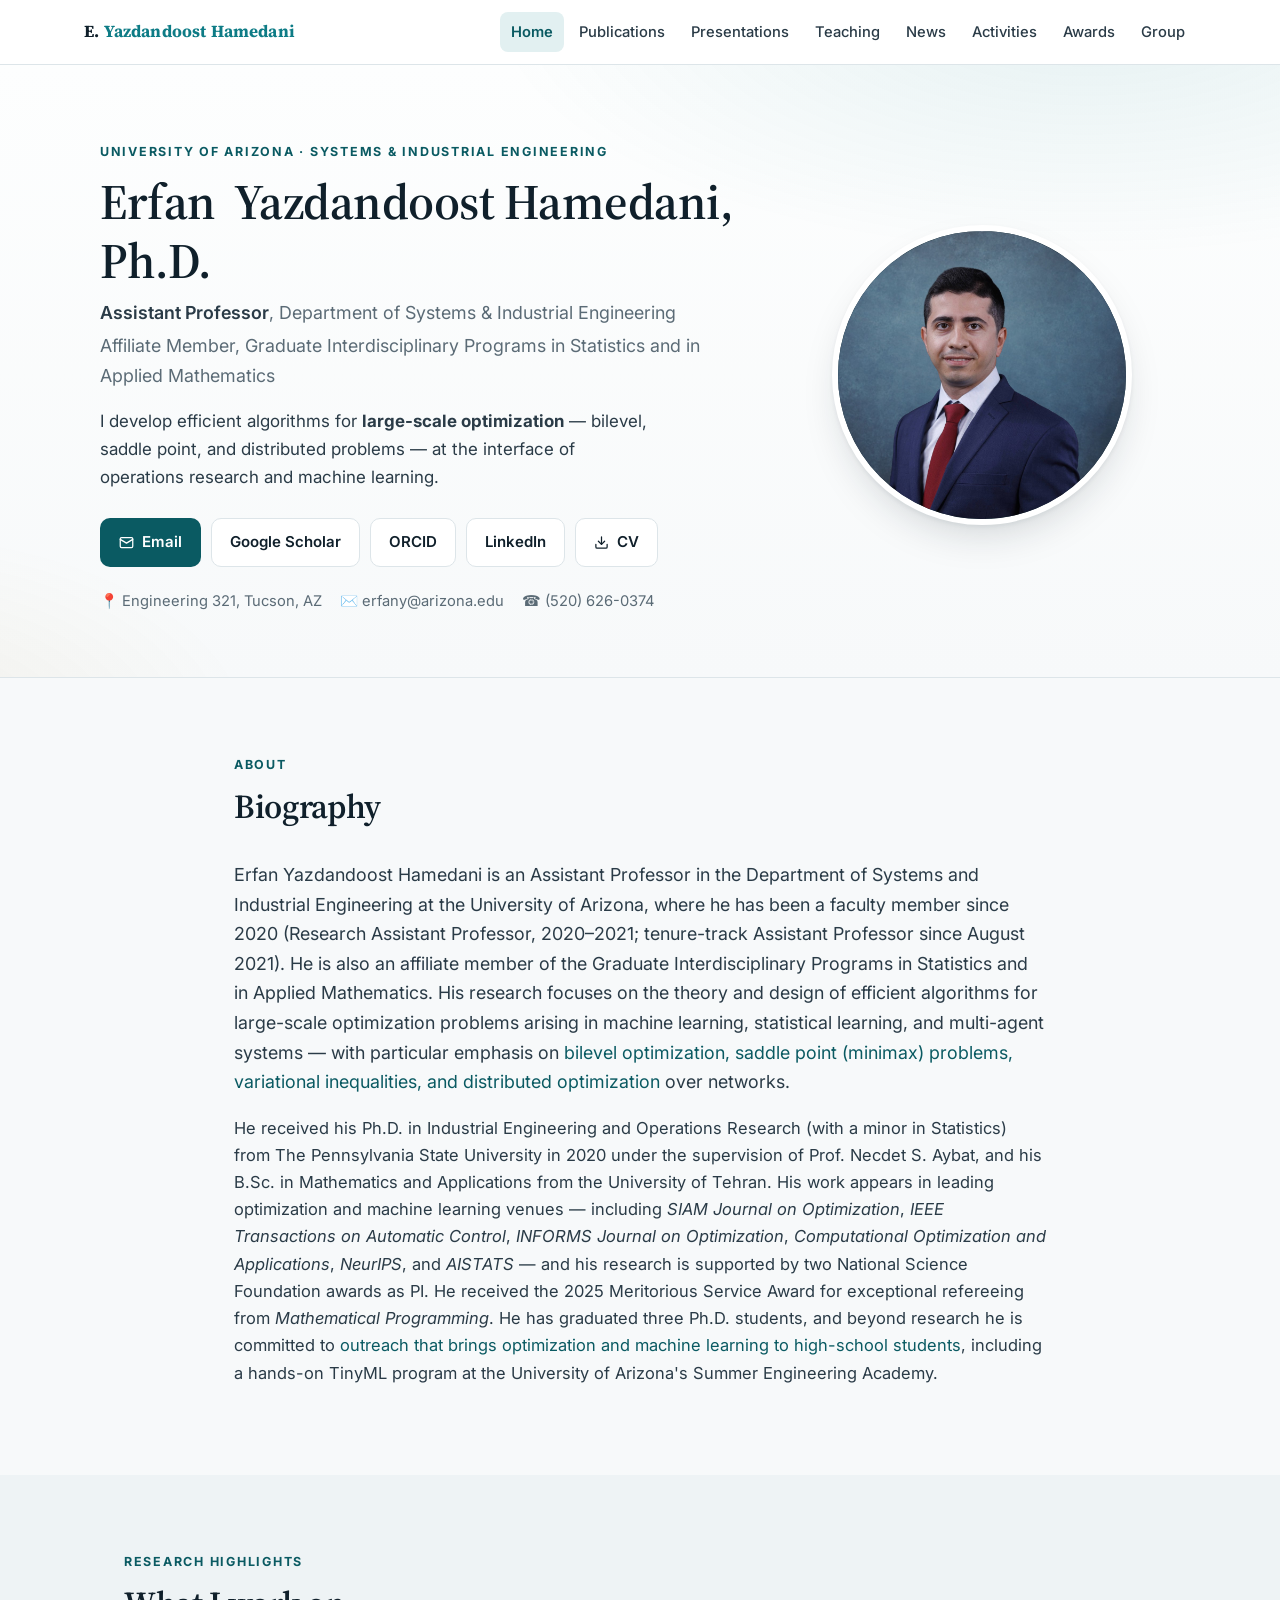
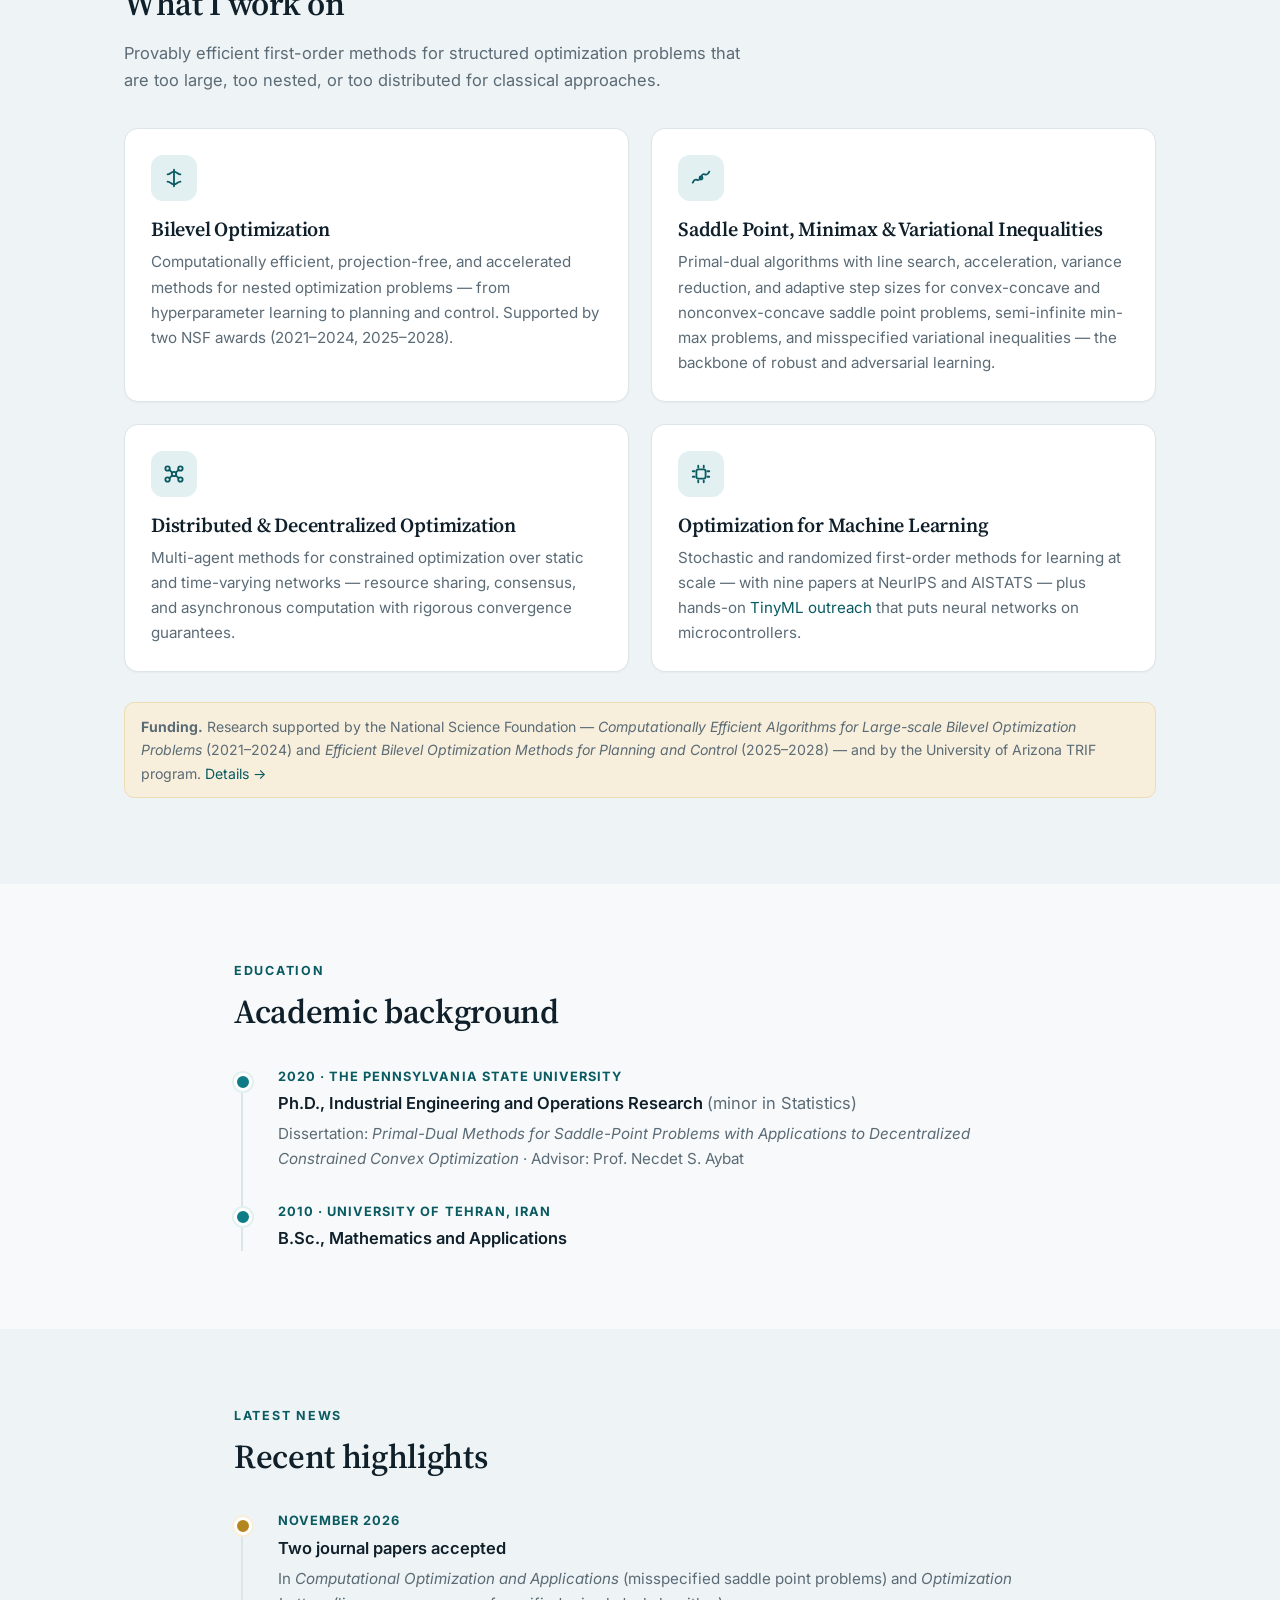
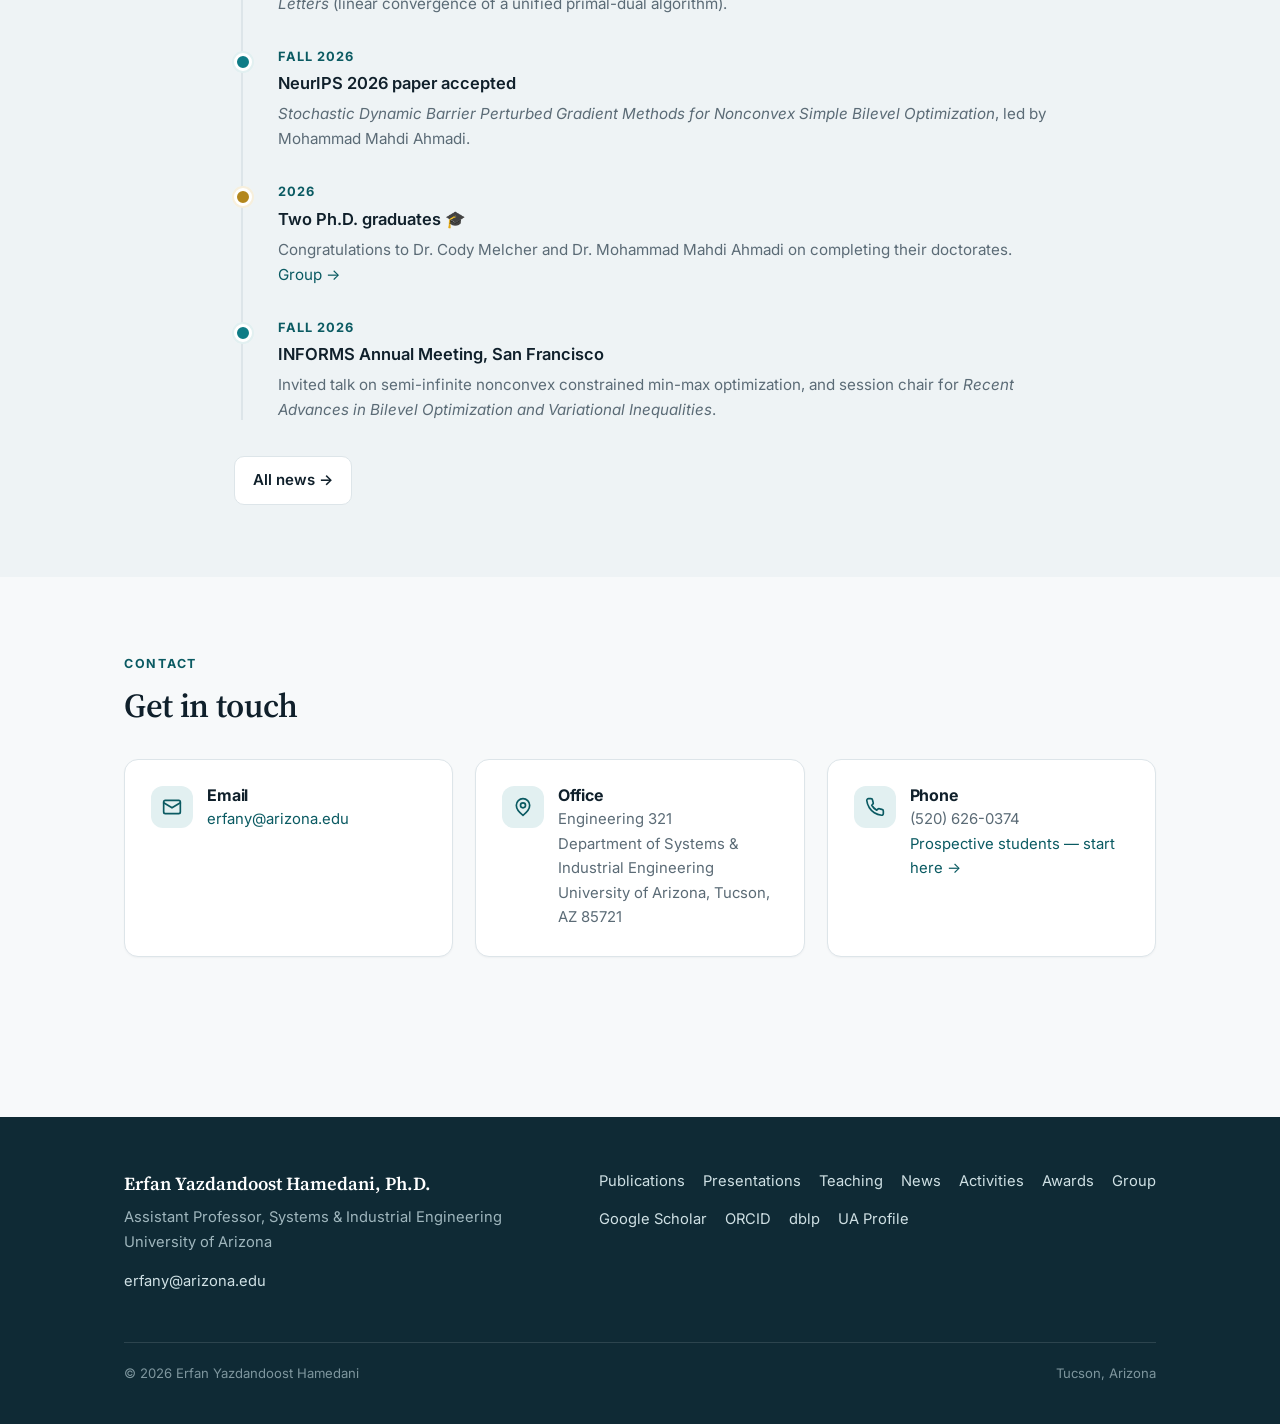
<file: index.html>
<!DOCTYPE html>
<html lang="en">
<head>
  <meta charset="UTF-8">
  <meta name="viewport" content="width=device-width, initial-scale=1.0">
  <title>Erfan Yazdandoost Hamedani — Assistant Professor, University of Arizona</title>
  <meta name="description" content="Erfan Yazdandoost Hamedani, Assistant Professor of Systems and Industrial Engineering at the University of Arizona. Research in large-scale, bilevel, saddle point, and distributed optimization for machine learning.">
  <meta property="og:title" content="Erfan Yazdandoost Hamedani — University of Arizona">
  <meta property="og:description" content="Assistant Professor of Systems and Industrial Engineering. Large-scale, bilevel, saddle point, and distributed optimization.">
  <meta property="og:type" content="website">
  <link rel="icon" href="data:image/svg+xml,%3Csvg xmlns='http://www.w3.org/2000/svg' viewBox='0 0 64 64'%3E%3Crect width='64' height='64' rx='14' fill='%230e7c86'/%3E%3Ctext x='32' y='43' font-family='Georgia,serif' font-size='28' font-weight='bold' fill='white' text-anchor='middle'%3EEY%3C/text%3E%3C/svg%3E">
  <link rel="preconnect" href="https://fonts.googleapis.com">
  <link rel="preconnect" href="https://fonts.gstatic.com" crossorigin>
  <link href="https://fonts.googleapis.com/css2?family=Inter:wght@400;500;600;700&family=Source+Serif+4:opsz,wght@8..60,600;8..60,700&display=swap" rel="stylesheet">
  <link rel="stylesheet" href="assets/css/style.css">
</head>
<body>

<header class="nav">
  <div class="nav-inner">
    <a class="brand" href="index.html">E.&nbsp;<span>Yazdandoost Hamedani</span></a>
    <button class="nav-toggle" aria-label="Toggle navigation" aria-expanded="false">
      <svg width="20" height="20" viewBox="0 0 24 24" fill="none" stroke="currentColor" stroke-width="2" stroke-linecap="round"><line x1="3" y1="6" x2="21" y2="6"/><line x1="3" y1="12" x2="21" y2="12"/><line x1="3" y1="18" x2="21" y2="18"/></svg>
    </button>
    <ul class="nav-links">
      <li><a href="index.html" class="active">Home</a></li>
      <li><a href="publications.html">Publications</a></li>
      <li><a href="presentations.html">Presentations</a></li>
      <li><a href="teaching.html">Teaching</a></li>
      <li><a href="news.html">News</a></li>
      <li><a href="activities.html">Activities</a></li>
      <li><a href="awards.html">Awards</a></li>
      <li><a href="group.html">Group</a></li>
    </ul>
  </div>
</header>

<main>

  <!-- ============ HERO ============ -->
  <section class="hero">
    <div class="container hero-inner">
      <div>
        <span class="kicker">University of Arizona · Systems &amp; Industrial Engineering</span>
        <h1 class="name">Erfan&nbsp; Yazdandoost Hamedani, Ph.D.</h1>
        <p class="role"><strong>Assistant Professor</strong>, Department of Systems &amp; Industrial Engineering</p>
        <p class="role">Affiliate Member, Graduate Interdisciplinary Programs in Statistics and in Applied Mathematics</p>
        <p class="hero-tagline">I develop efficient algorithms for <strong>large-scale optimization</strong> — bilevel, saddle point, and distributed problems — at the interface of operations research and machine learning.</p>
        <div class="hero-actions">
          <a class="btn btn-solid" href="mailto:erfany@arizona.edu">
            <svg width="15" height="15" viewBox="0 0 24 24" fill="none" stroke="currentColor" stroke-width="2" stroke-linecap="round" stroke-linejoin="round"><rect x="2" y="4" width="20" height="16" rx="2"/><path d="m22 7-10 6L2 7"/></svg>
            Email</a>
          <a class="btn btn-outline" href="https://scholar.google.com/citations?user=imtUGbQAAAAJ" target="_blank" rel="noopener">Google Scholar</a>
          <a class="btn btn-outline" href="https://orcid.org/0000-0002-3229-3499" target="_blank" rel="noopener">ORCID</a>
          <a class="btn btn-outline" href="https://www.linkedin.com/in/erfan-yazdandoost-hamedani-4b3669105/" target="_blank" rel="noopener">LinkedIn</a>
          <a class="btn btn-outline" href="assets/files/Erfan_Yazdandoost_Hamedani_CV.pdf" target="_blank" rel="noopener">
            <svg width="15" height="15" viewBox="0 0 24 24" fill="none" stroke="currentColor" stroke-width="2" stroke-linecap="round" stroke-linejoin="round"><path d="M21 15v4a2 2 0 0 1-2 2H5a2 2 0 0 1-2-2v-4"/><polyline points="7 10 12 15 17 10"/><line x1="12" y1="15" x2="12" y2="3"/></svg>
            CV</a>
        </div>
        <div class="hero-meta">
          <span>📍 Engineering 321, Tucson, AZ</span>
          <span>✉️ erfany@arizona.edu</span>
          <span>☎ (520) 626-0374</span>
        </div>
      </div>
      <div class="portrait-wrap">
        <div class="portrait">
          <img src="assets/img/profile.jpg" alt="Portrait of Erfan Yazdandoost Hamedani">
        </div>
      </div>
    </div>
  </section>

  <!-- ============ ABOUT ============ -->
  <section class="section" id="about">
    <div class="container narrow">
      <div class="section-head reveal">
        <span class="kicker">About</span>
        <h2>Biography</h2>
      </div>
      <div class="reveal">
        <p class="lede">Erfan Yazdandoost Hamedani is an Assistant Professor in the Department of Systems and Industrial Engineering at the University of Arizona, where he has been a faculty member since 2020 (Research Assistant Professor, 2020–2021; tenure-track Assistant Professor since August 2021). He is also an affiliate member of the Graduate Interdisciplinary Programs in Statistics and in Applied Mathematics. His research focuses on the theory and design of efficient algorithms for large-scale optimization problems arising in machine learning, statistical learning, and multi-agent systems — with particular emphasis on <a href="publications.html">bilevel optimization, saddle point (minimax) problems, variational inequalities, and distributed optimization</a> over networks.</p>
        <p>He received his Ph.D. in Industrial Engineering and Operations Research (with a minor in Statistics) from The Pennsylvania State University in 2020 under the supervision of Prof. Necdet S. Aybat, and his B.Sc. in Mathematics and Applications from the University of Tehran. His work appears in leading optimization and machine learning venues — including <em>SIAM Journal on Optimization</em>, <em>IEEE Transactions on Automatic Control</em>, <em>INFORMS Journal on Optimization</em>, <em>Computational Optimization and Applications</em>, <em>NeurIPS</em>, and <em>AISTATS</em> — and his research is supported by two National Science Foundation awards as PI. He received the 2025 Meritorious Service Award for exceptional refereeing from <em>Mathematical Programming</em>. He has graduated three Ph.D. students, and beyond research he is committed to <a href="activities.html">outreach that brings optimization and machine learning to high-school students</a>, including a hands-on TinyML program at the University of Arizona's Summer Engineering Academy.</p>
      </div>
    </div>
  </section>

  <!-- ============ RESEARCH HIGHLIGHTS ============ -->
  <section class="section section-alt" id="research">
    <div class="container">
      <div class="section-head reveal">
        <span class="kicker">Research Highlights</span>
        <h2>What I work on</h2>
        <p>Provably efficient first-order methods for structured optimization problems that are too large, too nested, or too distributed for classical approaches.</p>
      </div>
      <div class="grid-2">
        <div class="card reveal">
          <div class="card-icon">
            <svg width="22" height="22" viewBox="0 0 24 24" fill="none" stroke="currentColor" stroke-width="2" stroke-linecap="round" stroke-linejoin="round"><path d="M12 3v18"/><path d="M5 8c3 0 4-3 7-3s4 3 7 3"/><path d="M5 16c3 0 4 3 7 3s4-3 7-3"/></svg>
          </div>
          <h3>Bilevel Optimization</h3>
          <p>Computationally efficient, projection-free, and accelerated methods for nested optimization problems — from hyperparameter learning to planning and control. Supported by two NSF awards (2021–2024, 2025–2028).</p>
        </div>
        <div class="card reveal">
          <div class="card-icon">
            <svg width="22" height="22" viewBox="0 0 24 24" fill="none" stroke="currentColor" stroke-width="2" stroke-linecap="round" stroke-linejoin="round"><path d="M3 17c4-8 6 2 9-6s5 2 9-6"/><circle cx="12" cy="12" r="1.6"/></svg>
          </div>
          <h3>Saddle Point, Minimax &amp; Variational Inequalities</h3>
          <p>Primal-dual algorithms with line search, acceleration, variance reduction, and adaptive step sizes for convex-concave and nonconvex-concave saddle point problems, semi-infinite min-max problems, and misspecified variational inequalities — the backbone of robust and adversarial learning.</p>
        </div>
        <div class="card reveal">
          <div class="card-icon">
            <svg width="22" height="22" viewBox="0 0 24 24" fill="none" stroke="currentColor" stroke-width="2" stroke-linecap="round" stroke-linejoin="round"><circle cx="5" cy="6" r="2.4"/><circle cx="19" cy="6" r="2.4"/><circle cx="5" cy="18" r="2.4"/><circle cx="19" cy="18" r="2.4"/><circle cx="12" cy="12" r="2.4"/><path d="M7 7.5 10 10.5M14 10.5 17 7.5M7 16.5 10 13.5M14 13.5 17 16.5"/></svg>
          </div>
          <h3>Distributed &amp; Decentralized Optimization</h3>
          <p>Multi-agent methods for constrained optimization over static and time-varying networks — resource sharing, consensus, and asynchronous computation with rigorous convergence guarantees.</p>
        </div>
        <div class="card reveal">
          <div class="card-icon">
            <svg width="22" height="22" viewBox="0 0 24 24" fill="none" stroke="currentColor" stroke-width="2" stroke-linecap="round" stroke-linejoin="round"><rect x="7" y="7" width="10" height="10" rx="2"/><path d="M9 3v2M15 3v2M9 19v2M15 19v2M3 9h2M3 15h2M19 9h2M19 15h2"/></svg>
          </div>
          <h3>Optimization for Machine Learning</h3>
          <p>Stochastic and randomized first-order methods for learning at scale — with nine papers at NeurIPS and AISTATS — plus hands-on <a href="activities.html">TinyML outreach</a> that puts neural networks on microcontrollers.</p>
        </div>
      </div>
      <div class="mt-30 reveal">
        <p class="note"><strong>Funding.</strong> Research supported by the National Science Foundation — <em>Computationally Efficient Algorithms for Large-scale Bilevel Optimization Problems</em> (2021–2024) and <em>Efficient Bilevel Optimization Methods for Planning and Control</em> (2025–2028) — and by the University of Arizona TRIF program. <a href="awards.html">Details →</a></p>
      </div>
    </div>
  </section>

  <!-- ============ EDUCATION ============ -->
  <section class="section" id="education">
    <div class="container narrow">
      <div class="section-head reveal">
        <span class="kicker">Education</span>
        <h2>Academic background</h2>
      </div>
      <ul class="timeline reveal">
        <li>
          <span class="tl-date">2020 · The Pennsylvania State University</span>
          <span class="tl-title">Ph.D., Industrial Engineering and Operations Research <span style="font-weight:400;color:var(--muted)">(minor in Statistics)</span></span>
          <p>Dissertation: <em>Primal-Dual Methods for Saddle-Point Problems with Applications to Decentralized Constrained Convex Optimization</em> · Advisor: Prof. Necdet S. Aybat</p>
        </li>
        <li>
          <span class="tl-date">2010 · University of Tehran, Iran</span>
          <span class="tl-title">B.Sc., Mathematics and Applications</span>
        </li>
      </ul>
    </div>
  </section>

  <!-- ============ NEWS ============ -->
  <section class="section section-alt" id="news">
    <div class="container narrow">
      <div class="section-head reveal">
        <span class="kicker">Latest News</span>
        <h2>Recent highlights</h2>
      </div>
      <ul class="timeline reveal">
        <li class="gold">
          <span class="tl-date">November 2026</span>
          <span class="tl-title">Two journal papers accepted</span>
          <p>In <em>Computational Optimization and Applications</em> (misspecified saddle point problems) and <em>Optimization Letters</em> (linear convergence of a unified primal-dual algorithm).</p>
        </li>
        <li>
          <span class="tl-date">Fall 2026</span>
          <span class="tl-title">NeurIPS 2026 paper accepted</span>
          <p><em>Stochastic Dynamic Barrier Perturbed Gradient Methods for Nonconvex Simple Bilevel Optimization</em>, led by Mohammad Mahdi Ahmadi.</p>
        </li>
        <li class="gold">
          <span class="tl-date">2026</span>
          <span class="tl-title">Two Ph.D. graduates 🎓</span>
          <p>Congratulations to Dr. Cody Melcher and Dr. Mohammad Mahdi Ahmadi on completing their doctorates. <a href="group.html">Group →</a></p>
        </li>
        <li>
          <span class="tl-date">Fall 2026</span>
          <span class="tl-title">INFORMS Annual Meeting, San Francisco</span>
          <p>Invited talk on semi-infinite nonconvex constrained min-max optimization, and session chair for <em>Recent Advances in Bilevel Optimization and Variational Inequalities</em>.</p>
        </li>
      </ul>
      <div class="mt-30 reveal">
        <a class="btn btn-outline" href="news.html">All news →</a>
      </div>
    </div>
  </section>

  <!-- ============ CONTACT ============ -->
  <section class="section" id="contact">
    <div class="container">
      <div class="section-head reveal">
        <span class="kicker">Contact</span>
        <h2>Get in touch</h2>
      </div>
      <div class="contact-grid reveal">
        <div class="card contact-card">
          <div class="card-icon">
            <svg width="20" height="20" viewBox="0 0 24 24" fill="none" stroke="currentColor" stroke-width="2" stroke-linecap="round" stroke-linejoin="round"><rect x="2" y="4" width="20" height="16" rx="2"/><path d="m22 7-10 6L2 7"/></svg>
          </div>
          <div>
            <h3>Email</h3>
            <p><a href="mailto:erfany@arizona.edu">erfany@arizona.edu</a></p>
          </div>
        </div>
        <div class="card contact-card">
          <div class="card-icon">
            <svg width="20" height="20" viewBox="0 0 24 24" fill="none" stroke="currentColor" stroke-width="2" stroke-linecap="round" stroke-linejoin="round"><path d="M20 10c0 6-8 12-8 12s-8-6-8-12a8 8 0 0 1 16 0Z"/><circle cx="12" cy="10" r="3"/></svg>
          </div>
          <div>
            <h3>Office</h3>
            <p>Engineering 321<br>Department of Systems &amp; Industrial Engineering<br>University of Arizona, Tucson, AZ 85721</p>
          </div>
        </div>
        <div class="card contact-card">
          <div class="card-icon">
            <svg width="20" height="20" viewBox="0 0 24 24" fill="none" stroke="currentColor" stroke-width="2" stroke-linecap="round" stroke-linejoin="round"><path d="M22 16.92v3a2 2 0 0 1-2.18 2 19.79 19.79 0 0 1-8.63-3.07 19.5 19.5 0 0 1-6-6 19.79 19.79 0 0 1-3.07-8.67A2 2 0 0 1 4.11 2h3a2 2 0 0 1 2 1.72c.127.96.361 1.903.7 2.81a2 2 0 0 1-.45 2.11L8.09 9.91a16 16 0 0 0 6 6l1.27-1.27a2 2 0 0 1 2.11-.45c.907.339 1.85.573 2.81.7A2 2 0 0 1 22 16.92z"/></svg>
          </div>
          <div>
            <h3>Phone</h3>
            <p>(520) 626-0374</p>
            <p class="mt-0"><a href="group.html">Prospective students — start here →</a></p>
          </div>
        </div>
      </div>
    </div>
  </section>

</main>

<footer class="footer">
  <div class="container">
    <div class="footer-inner">
      <div>
        <div class="f-name">Erfan Yazdandoost Hamedani, Ph.D.</div>
        <p>Assistant Professor, Systems &amp; Industrial Engineering<br>University of Arizona</p>
        <p><a href="mailto:erfany@arizona.edu">erfany@arizona.edu</a></p>
      </div>
      <div>
        <ul class="footer-links">
          <li><a href="publications.html">Publications</a></li>
          <li><a href="presentations.html">Presentations</a></li>
          <li><a href="teaching.html">Teaching</a></li>
          <li><a href="news.html">News</a></li>
          <li><a href="activities.html">Activities</a></li>
          <li><a href="awards.html">Awards</a></li>
          <li><a href="group.html">Group</a></li>
        </ul>
        <ul class="footer-links" style="margin-top:14px">
          <li><a href="https://scholar.google.com/citations?user=imtUGbQAAAAJ" target="_blank" rel="noopener">Google Scholar</a></li>
          <li><a href="https://orcid.org/0000-0002-3229-3499" target="_blank" rel="noopener">ORCID</a></li>
          <li><a href="https://dblp.org/pid/191/6717.html" target="_blank" rel="noopener">dblp</a></li>
          <li><a href="https://sie.engineering.arizona.edu/faculty-staff/faculty/yazdandoost-hamedani" target="_blank" rel="noopener">UA Profile</a></li>
        </ul>
      </div>
    </div>
    <div class="footer-bottom">
      <span>© <span id="year">2026</span> Erfan Yazdandoost Hamedani</span>
      <span>Tucson, Arizona</span>
    </div>
  </div>
</footer>

<script src="assets/js/main.js" defer></script>
</body>
</html>
</file>
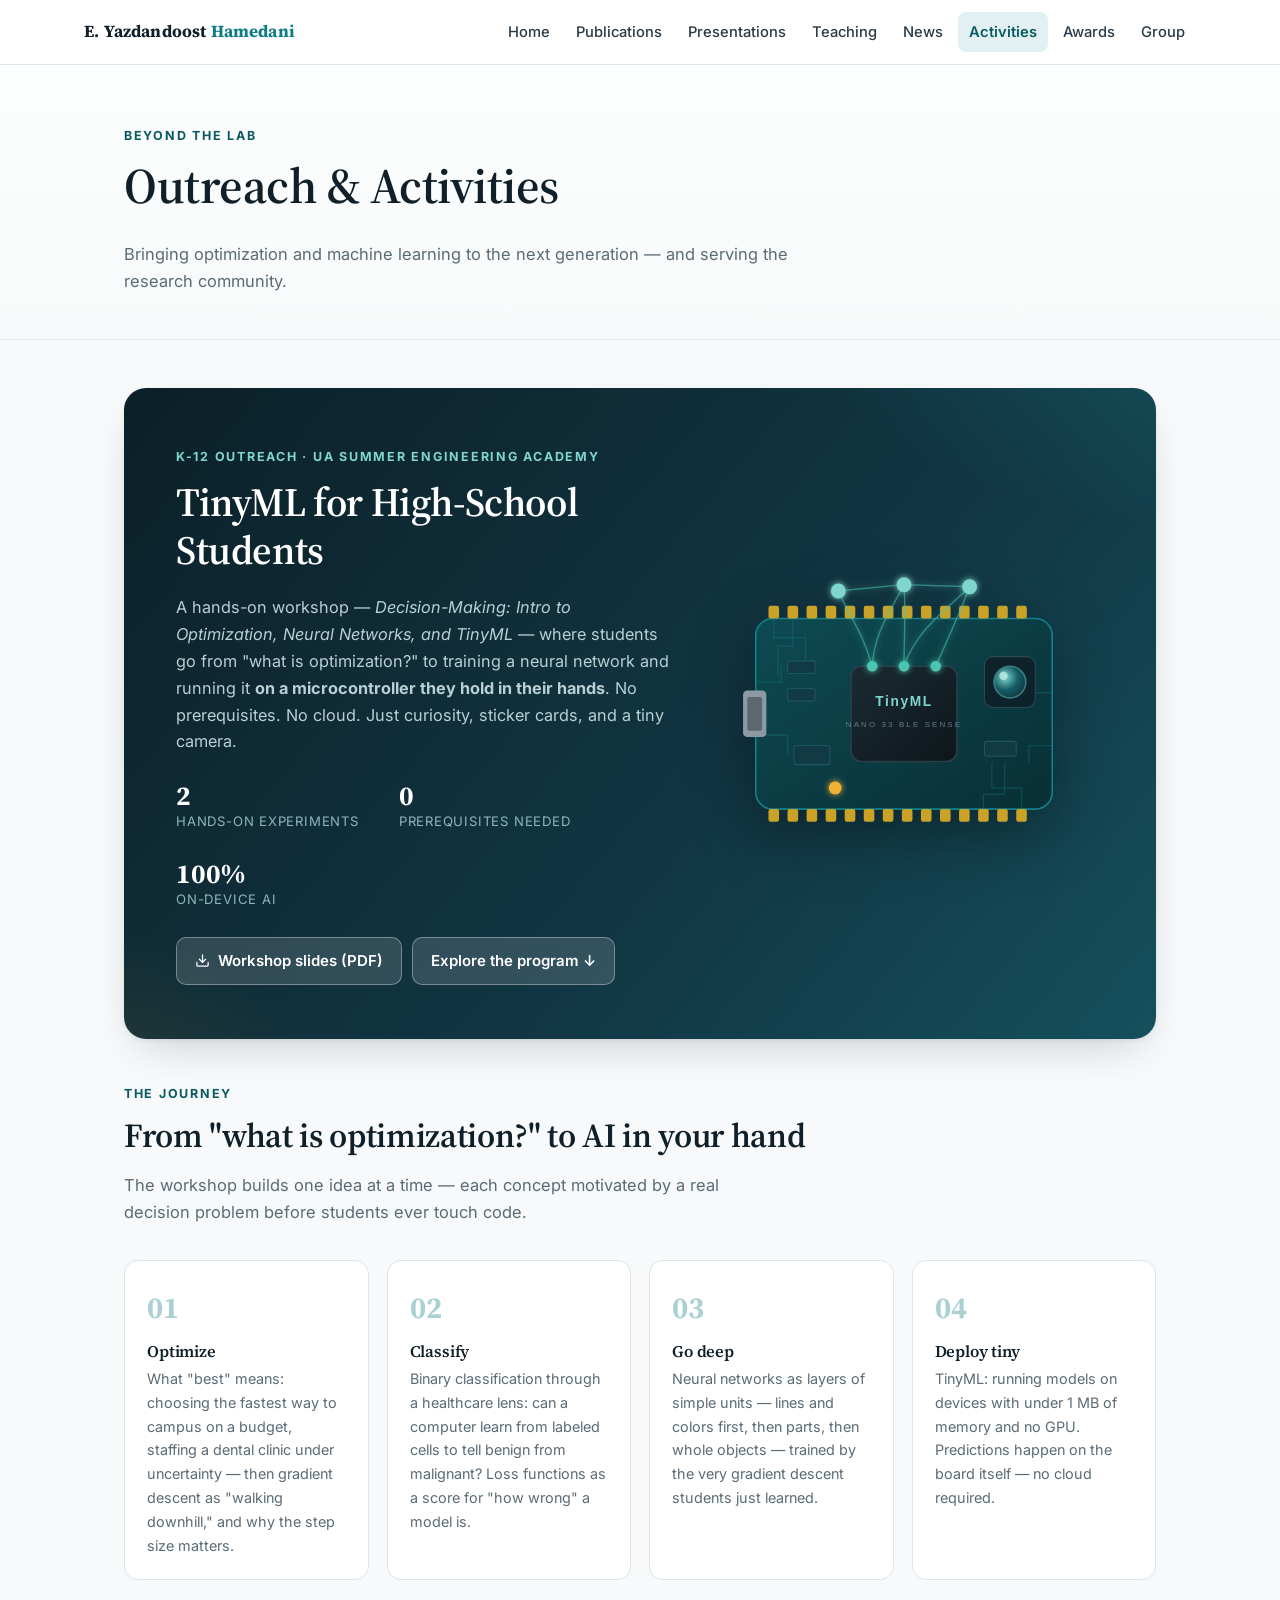
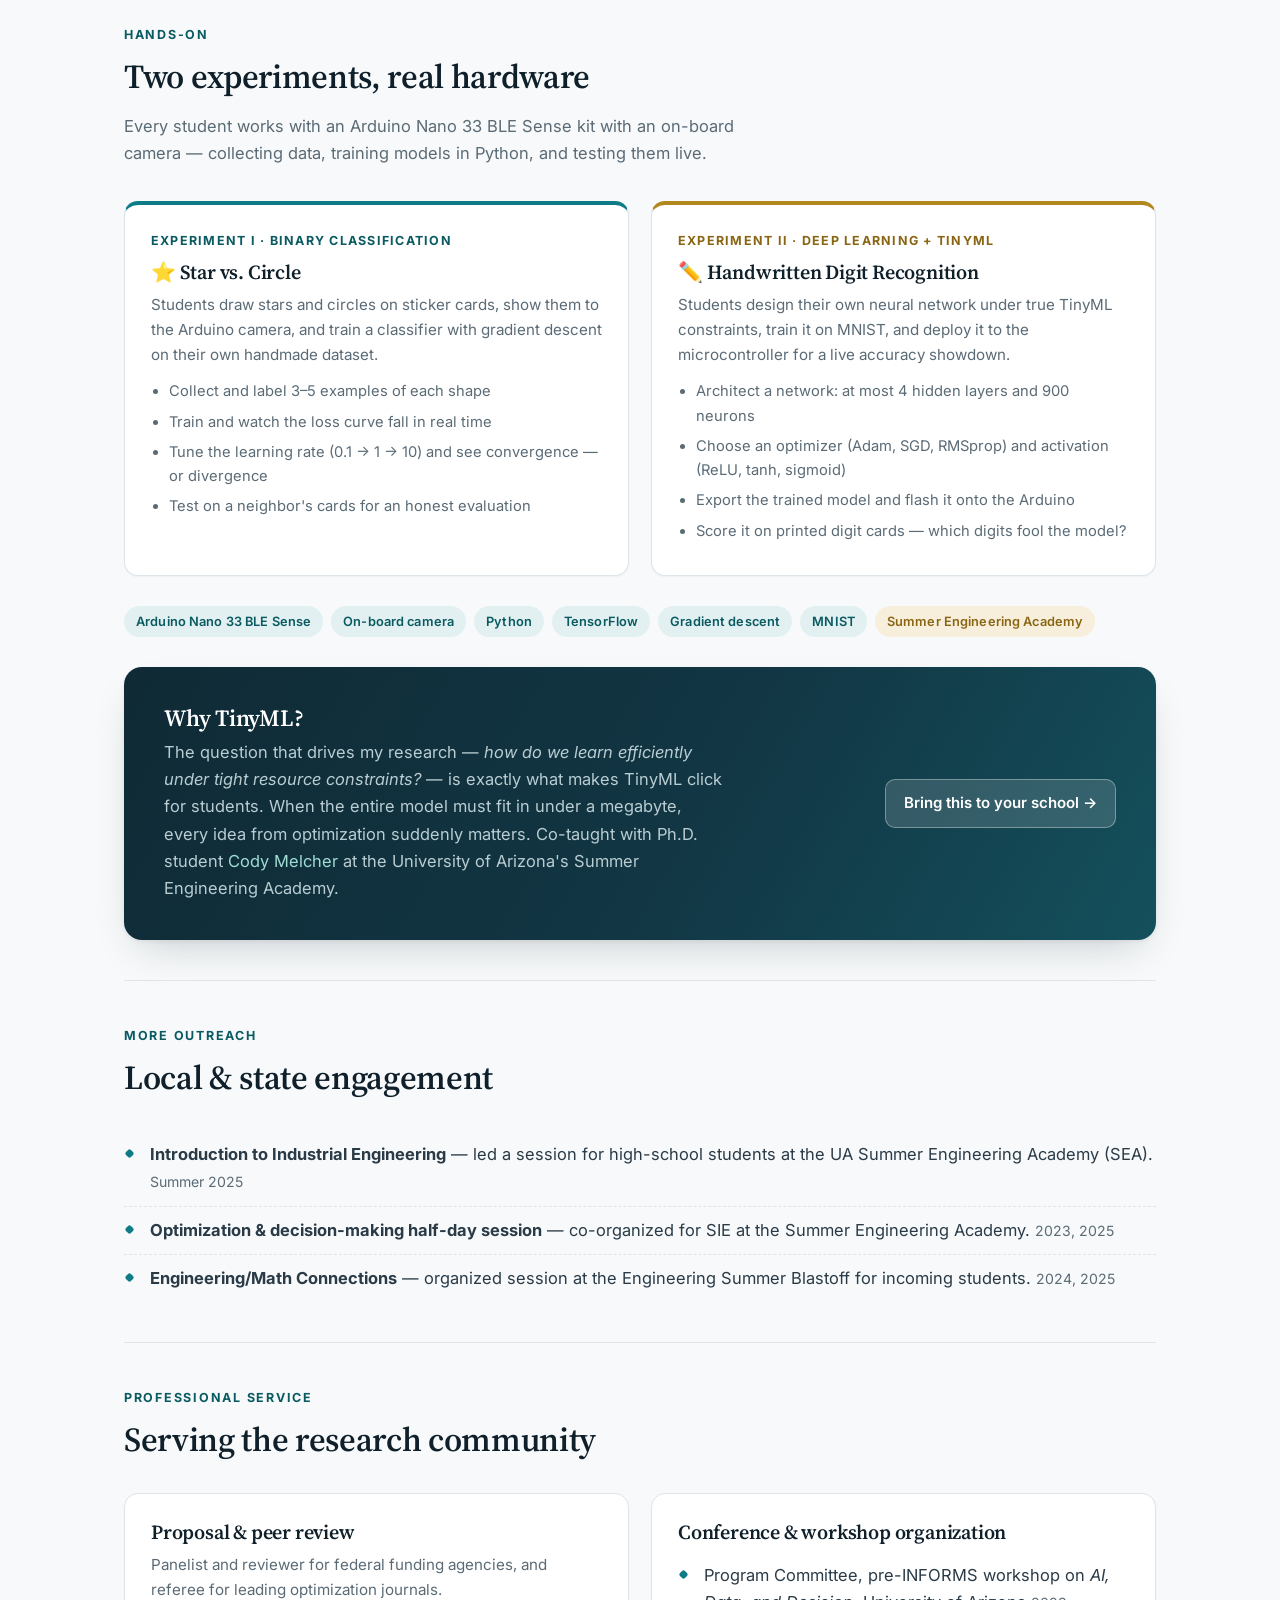
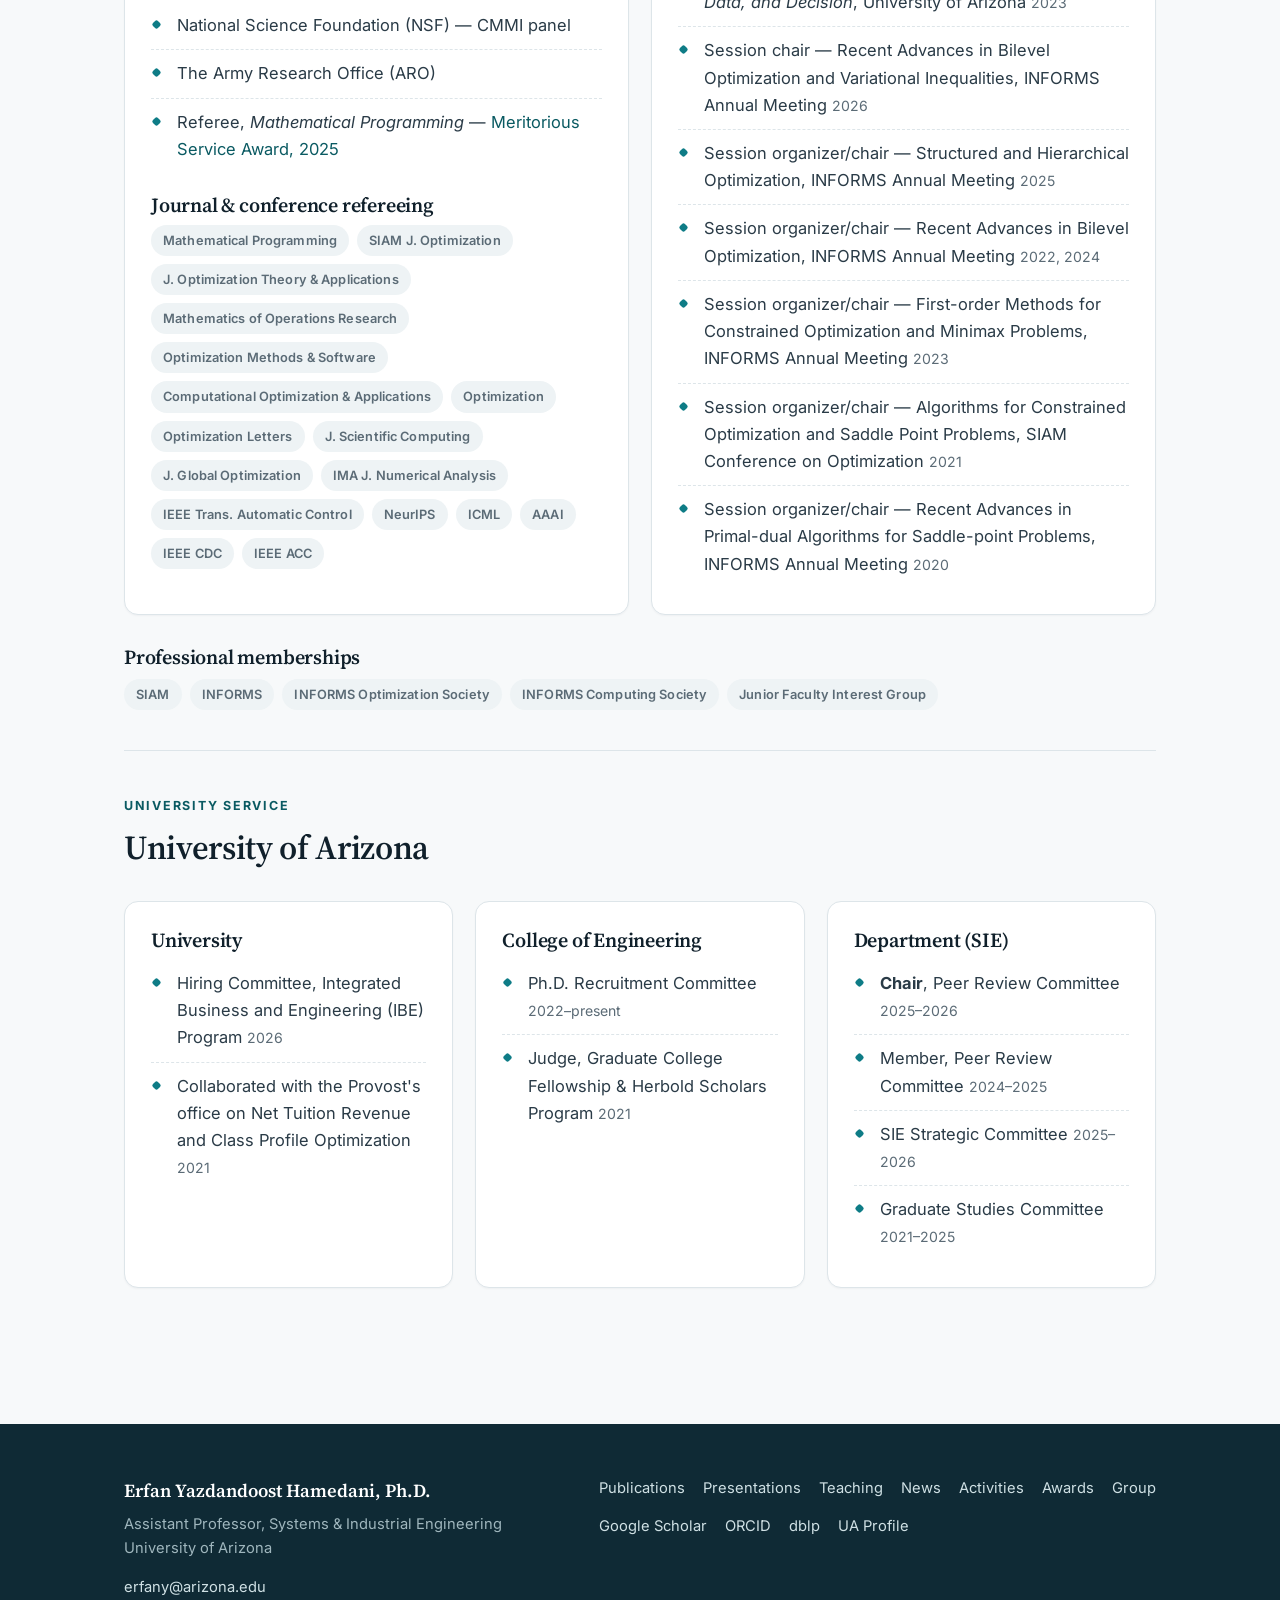
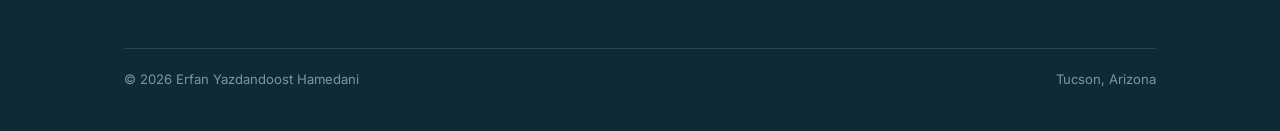
<file: activities.html>
<!DOCTYPE html>
<html lang="en">
<head>
  <meta charset="UTF-8">
  <meta name="viewport" content="width=device-width, initial-scale=1.0">
  <title>Outreach &amp; Activities — Erfan Yazdandoost Hamedani</title>
  <meta name="description" content="Outreach and professional activities of Erfan Yazdandoost Hamedani, featuring a hands-on TinyML program that teaches high-school students optimization, neural networks, and on-device AI.">
  <link rel="icon" href="data:image/svg+xml,%3Csvg xmlns='http://www.w3.org/2000/svg' viewBox='0 0 64 64'%3E%3Crect width='64' height='64' rx='14' fill='%230e7c86'/%3E%3Ctext x='32' y='43' font-family='Georgia,serif' font-size='28' font-weight='bold' fill='white' text-anchor='middle'%3EEY%3C/text%3E%3C/svg%3E">
  <link rel="preconnect" href="https://fonts.googleapis.com">
  <link rel="preconnect" href="https://fonts.gstatic.com" crossorigin>
  <link href="https://fonts.googleapis.com/css2?family=Inter:wght@400;500;600;700&family=Source+Serif+4:opsz,wght@8..60,600;8..60,700&display=swap" rel="stylesheet">
  <link rel="stylesheet" href="assets/css/style.css">
</head>
<body>

<header class="nav">
  <div class="nav-inner">
    <a class="brand" href="index.html">E.&nbsp;Yazdandoost&nbsp;<span>Hamedani</span></a>
    <button class="nav-toggle" aria-label="Toggle navigation" aria-expanded="false">
      <svg width="20" height="20" viewBox="0 0 24 24" fill="none" stroke="currentColor" stroke-width="2" stroke-linecap="round"><line x1="3" y1="6" x2="21" y2="6"/><line x1="3" y1="12" x2="21" y2="12"/><line x1="3" y1="18" x2="21" y2="18"/></svg>
    </button>
    <ul class="nav-links">
      <li><a href="index.html">Home</a></li>
      <li><a href="publications.html">Publications</a></li>
      <li><a href="presentations.html">Presentations</a></li>
      <li><a href="teaching.html">Teaching</a></li>
      <li><a href="news.html">News</a></li>
      <li><a href="activities.html" class="active">Activities</a></li>
      <li><a href="awards.html">Awards</a></li>
      <li><a href="group.html">Group</a></li>
    </ul>
  </div>
</header>

<main>

  <section class="page-hero">
    <div class="container">
      <span class="kicker">Beyond the Lab</span>
      <h1>Outreach &amp; Activities</h1>
      <p>Bringing optimization and machine learning to the next generation — and serving the research community.</p>
    </div>
  </section>

  <!-- ============ TINYML FEATURE ============ -->
  <section class="section-tight" id="tinyml">
    <div class="container">
      <div class="tinyml-hero reveal">
        <div class="tinyml-hero-inner">
          <div>
            <span class="kicker">K-12 Outreach · UA Summer Engineering Academy</span>
            <h2>TinyML for High-School Students</h2>
            <p>A hands-on workshop — <em>Decision-Making: Intro to Optimization, Neural Networks, and TinyML</em> — where students go from "what is optimization?" to training a neural network and running it <strong>on a microcontroller they hold in their hands</strong>. No prerequisites. No cloud. Just curiosity, sticker cards, and a tiny camera.</p>
            <div class="stat-row">
              <div class="stat"><div class="n">2</div><div class="l">Hands-on experiments</div></div>
              <div class="stat"><div class="n">0</div><div class="l">Prerequisites needed</div></div>
              <div class="stat"><div class="n">100%</div><div class="l">On-device AI</div></div>
            </div>
            <div class="hero-actions">
              <a class="btn btn-light" href="assets/files/TinyML_Workshop_Slides.pdf" target="_blank" rel="noopener">
                <svg width="15" height="15" viewBox="0 0 24 24" fill="none" stroke="currentColor" stroke-width="2" stroke-linecap="round" stroke-linejoin="round"><path d="M21 15v4a2 2 0 0 1-2 2H5a2 2 0 0 1-2-2v-4"/><polyline points="7 10 12 15 17 10"/><line x1="12" y1="15" x2="12" y2="3"/></svg>
                Workshop slides (PDF)</a>
              <a class="btn btn-light" href="#tinyml-journey">Explore the program ↓</a>
            </div>
          </div>
          <div class="tinyml-art" aria-hidden="true">
            <svg viewBox="0 0 340 300" xmlns="http://www.w3.org/2000/svg">
              <defs>
                <linearGradient id="board" x1="0" y1="0" x2="1" y2="1">
                  <stop offset="0" stop-color="#0e4a52"/>
                  <stop offset="1" stop-color="#082f35"/>
                </linearGradient>
                <linearGradient id="chip" x1="0" y1="0" x2="1" y2="1">
                  <stop offset="0" stop-color="#1b2b33"/>
                  <stop offset="1" stop-color="#0d161b"/>
                </linearGradient>
                <radialGradient id="lens" cx="0.35" cy="0.35" r="1">
                  <stop offset="0" stop-color="#7fd6cd"/>
                  <stop offset="0.4" stop-color="#155e66"/>
                  <stop offset="1" stop-color="#06181c"/>
                </radialGradient>
                <filter id="glow" x="-40%" y="-40%" width="180%" height="180%">
                  <feGaussianBlur stdDeviation="3" result="b"/>
                  <feMerge><feMergeNode in="b"/><feMergeNode in="SourceGraphic"/></feMerge>
                </filter>
              </defs>

              <!-- board -->
              <rect x="30" y="60" width="280" height="180" rx="16" fill="url(#board)" stroke="#14808a" stroke-width="1.5"/>
              <!-- pin headers -->
              <g fill="#c9a227">
                <rect x="42" y="48" width="10" height="12" rx="2"/><rect x="60" y="48" width="10" height="12" rx="2"/><rect x="78" y="48" width="10" height="12" rx="2"/><rect x="96" y="48" width="10" height="12" rx="2"/><rect x="114" y="48" width="10" height="12" rx="2"/><rect x="132" y="48" width="10" height="12" rx="2"/><rect x="150" y="48" width="10" height="12" rx="2"/><rect x="168" y="48" width="10" height="12" rx="2"/><rect x="186" y="48" width="10" height="12" rx="2"/><rect x="204" y="48" width="10" height="12" rx="2"/><rect x="222" y="48" width="10" height="12" rx="2"/><rect x="240" y="48" width="10" height="12" rx="2"/><rect x="258" y="48" width="10" height="12" rx="2"/><rect x="276" y="48" width="10" height="12" rx="2"/>
                <rect x="42" y="240" width="10" height="12" rx="2"/><rect x="60" y="240" width="10" height="12" rx="2"/><rect x="78" y="240" width="10" height="12" rx="2"/><rect x="96" y="240" width="10" height="12" rx="2"/><rect x="114" y="240" width="10" height="12" rx="2"/><rect x="132" y="240" width="10" height="12" rx="2"/><rect x="150" y="240" width="10" height="12" rx="2"/><rect x="168" y="240" width="10" height="12" rx="2"/><rect x="186" y="240" width="10" height="12" rx="2"/><rect x="204" y="240" width="10" height="12" rx="2"/><rect x="222" y="240" width="10" height="12" rx="2"/><rect x="240" y="240" width="10" height="12" rx="2"/><rect x="258" y="240" width="10" height="12" rx="2"/><rect x="276" y="240" width="10" height="12" rx="2"/>
              </g>
              <!-- traces -->
              <g stroke="#14808a" stroke-opacity="0.35" stroke-width="1.2" fill="none">
                <path d="M47 60v18h30v22"/><path d="M65 60v26h-14v28"/><path d="M281 240v-20h-28v-24"/><path d="M245 240v-14h20v-30"/>
                <path d="M30 120h24v-16"/><path d="M30 170h30v18"/><path d="M310 130h-26v-20"/><path d="M310 180h-22v16"/>
              </g>
              <!-- USB -->
              <rect x="18" y="128" width="22" height="44" rx="4" fill="#8d99a4"/>
              <rect x="22" y="134" width="14" height="32" rx="2" fill="#5c6771"/>
              <!-- chip -->
              <rect x="120" y="105" width="100" height="90" rx="10" fill="url(#chip)" stroke="#2a3f4a" stroke-width="1.5"/>
              <text x="170" y="143" text-anchor="middle" font-family="Helvetica, Arial, sans-serif" font-size="13" font-weight="bold" fill="#7fd6cd" letter-spacing="1.5">TinyML</text>
              <text x="170" y="162" text-anchor="middle" font-family="Helvetica, Arial, sans-serif" font-size="7.5" fill="#5f7f88" letter-spacing="2">NANO 33 BLE SENSE</text>
              <!-- camera module -->
              <g>
                <rect x="246" y="96" width="48" height="48" rx="8" fill="#0d222a" stroke="#2a4a52"/>
                <circle cx="270" cy="120" r="15" fill="url(#lens)" stroke="#3b7d84" stroke-width="1.5"/>
                <circle cx="264" cy="114" r="4" fill="#bfeae5" fill-opacity="0.8"/>
              </g>
              <!-- small components -->
              <g fill="#123a44" stroke="#1d5560" stroke-width="1">
                <rect x="60" y="100" width="26" height="12" rx="2"/>
                <rect x="60" y="126" width="26" height="12" rx="2"/>
                <rect x="66" y="180" width="34" height="18" rx="3"/>
                <rect x="246" y="176" width="30" height="14" rx="2"/>
              </g>
              <circle cx="105" cy="220" r="6" fill="#f2b134" filter="url(#glow)"/>
              <!-- neural net overlay rising from chip -->
              <g filter="url(#glow)">
                <g stroke="#49c5b1" stroke-opacity="0.55" stroke-width="1.3" fill="none">
                  <path d="M140 105 C130 70, 118 58, 108 34"/>
                  <path d="M140 105 C142 72, 158 52, 170 28"/>
                  <path d="M170 105 C170 76, 172 56, 170 28"/>
                  <path d="M170 105 C182 70, 210 52, 232 30"/>
                  <path d="M200 105 C212 78, 224 52, 232 30"/>
                  <path d="M108 34 L170 28"/>
                  <path d="M170 28 L232 30"/>
                </g>
                <circle cx="140" cy="105" r="5" fill="#49c5b1"/>
                <circle cx="170" cy="105" r="5" fill="#49c5b1"/>
                <circle cx="200" cy="105" r="5" fill="#49c5b1"/>
                <circle cx="108" cy="34" r="7" fill="#7fd6cd"/>
                <circle cx="170" cy="28" r="7" fill="#7fd6cd"/>
                <circle cx="232" cy="30" r="7" fill="#7fd6cd"/>
              </g>
            </svg>
          </div>
        </div>
      </div>

      <!-- The journey -->
      <div class="section-head mt-40 reveal" id="tinyml-journey">
        <span class="kicker">The Journey</span>
        <h2>From "what is optimization?" to AI in your hand</h2>
        <p>The workshop builds one idea at a time — each concept motivated by a real decision problem before students ever touch code.</p>
      </div>
      <div class="step-grid">
        <div class="step reveal">
          <h3>Optimize</h3>
          <p>What "best" means: choosing the fastest way to campus on a budget, staffing a dental clinic under uncertainty — then gradient descent as "walking downhill," and why the step size matters.</p>
        </div>
        <div class="step reveal">
          <h3>Classify</h3>
          <p>Binary classification through a healthcare lens: can a computer learn from labeled cells to tell benign from malignant? Loss functions as a score for "how wrong" a model is.</p>
        </div>
        <div class="step reveal">
          <h3>Go deep</h3>
          <p>Neural networks as layers of simple units — lines and colors first, then parts, then whole objects — trained by the very gradient descent students just learned.</p>
        </div>
        <div class="step reveal">
          <h3>Deploy tiny</h3>
          <p>TinyML: running models on devices with under 1&nbsp;MB of memory and no GPU. Predictions happen on the board itself — no cloud required.</p>
        </div>
      </div>

      <!-- Experiments -->
      <div class="section-head mt-40 reveal">
        <span class="kicker">Hands-on</span>
        <h2>Two experiments, real hardware</h2>
        <p>Every student works with an Arduino Nano 33 BLE Sense kit with an on-board camera — collecting data, training models in Python, and testing them live.</p>
      </div>
      <div class="grid-2">
        <div class="card experiment-card reveal">
          <div class="exp-label">Experiment I · Binary Classification</div>
          <h3>⭐ Star vs. Circle</h3>
          <p>Students draw stars and circles on sticker cards, show them to the Arduino camera, and train a classifier with gradient descent on their own handmade dataset.</p>
          <ul>
            <li>Collect and label 3–5 examples of each shape</li>
            <li>Train and watch the loss curve fall in real time</li>
            <li>Tune the learning rate (0.1 → 1 → 10) and see convergence — or divergence</li>
            <li>Test on a neighbor's cards for an honest evaluation</li>
          </ul>
        </div>
        <div class="card experiment-card alt reveal">
          <div class="exp-label">Experiment II · Deep Learning + TinyML</div>
          <h3>✏️ Handwritten Digit Recognition</h3>
          <p>Students design their own neural network under true TinyML constraints, train it on MNIST, and deploy it to the microcontroller for a live accuracy showdown.</p>
          <ul>
            <li>Architect a network: at most 4 hidden layers and 900 neurons</li>
            <li>Choose an optimizer (Adam, SGD, RMSprop) and activation (ReLU, tanh, sigmoid)</li>
            <li>Export the trained model and flash it onto the Arduino</li>
            <li>Score it on printed digit cards — which digits fool the model?</li>
          </ul>
        </div>
      </div>

      <div class="mt-30 reveal">
        <div class="chip-row">
          <span class="chip">Arduino Nano 33 BLE Sense</span>
          <span class="chip">On-board camera</span>
          <span class="chip">Python</span>
          <span class="chip">TensorFlow</span>
          <span class="chip">Gradient descent</span>
          <span class="chip">MNIST</span>
          <span class="chip chip-gold">Summer Engineering Academy</span>
        </div>
      </div>

      <div class="mt-30 reveal">
        <div class="callout">
          <div>
            <h3>Why TinyML?</h3>
            <p>The question that drives my research — <em>how do we learn efficiently under tight resource constraints?</em> — is exactly what makes TinyML click for students. When the entire model must fit in under a megabyte, every idea from optimization suddenly matters. Co-taught with Ph.D. student <a href="group.html" style="color:#9fdcd4">Cody Melcher</a> at the University of Arizona's Summer Engineering Academy.</p>
          </div>
          <a class="btn btn-light" href="mailto:erfany@arizona.edu?subject=TinyML%20outreach">Bring this to your school →</a>
        </div>
      </div>

      <hr class="divider">

      <!-- Other outreach -->
      <div class="section-head reveal">
        <span class="kicker">More Outreach</span>
        <h2>Local &amp; state engagement</h2>
      </div>
      <ul class="styled-list reveal">
        <li><strong>Introduction to Industrial Engineering</strong> — led a session for high-school students at the UA Summer Engineering Academy (SEA). <span class="when">Summer 2025</span></li>
        <li><strong>Optimization &amp; decision-making half-day session</strong> — co-organized for SIE at the Summer Engineering Academy. <span class="when">2023, 2025</span></li>
        <li><strong>Engineering/Math Connections</strong> — organized session at the Engineering Summer Blastoff for incoming students. <span class="when">2024, 2025</span></li>
      </ul>

      <hr class="divider">

      <!-- Professional service -->
      <div class="section-head reveal" id="service">
        <span class="kicker">Professional Service</span>
        <h2>Serving the research community</h2>
      </div>
      <div class="grid-2">
        <div class="card reveal">
          <h3>Proposal &amp; peer review</h3>
          <p class="mb-10">Panelist and reviewer for federal funding agencies, and referee for leading optimization journals.</p>
          <ul class="styled-list">
            <li>National Science Foundation (NSF) — CMMI panel</li>
            <li>The Army Research Office (ARO)</li>
            <li>Referee, <em>Mathematical Programming</em> — <a href="awards.html">Meritorious Service Award, 2025</a></li>
          </ul>
          <h3 class="mt-20 mb-10">Journal &amp; conference refereeing</h3>
          <div class="chip-row">
            <span class="chip chip-plain">Mathematical Programming</span>
            <span class="chip chip-plain">SIAM J. Optimization</span>
            <span class="chip chip-plain">J. Optimization Theory &amp; Applications</span>
            <span class="chip chip-plain">Mathematics of Operations Research</span>
            <span class="chip chip-plain">Optimization Methods &amp; Software</span>
            <span class="chip chip-plain">Computational Optimization &amp; Applications</span>
            <span class="chip chip-plain">Optimization</span>
            <span class="chip chip-plain">Optimization Letters</span>
            <span class="chip chip-plain">J. Scientific Computing</span>
            <span class="chip chip-plain">J. Global Optimization</span>
            <span class="chip chip-plain">IMA J. Numerical Analysis</span>
            <span class="chip chip-plain">IEEE Trans. Automatic Control</span>
            <span class="chip chip-plain">NeurIPS</span>
            <span class="chip chip-plain">ICML</span>
            <span class="chip chip-plain">AAAI</span>
            <span class="chip chip-plain">IEEE CDC</span>
            <span class="chip chip-plain">IEEE ACC</span>
          </div>
        </div>
        <div class="card reveal">
          <h3>Conference &amp; workshop organization</h3>
          <ul class="styled-list">
            <li>Program Committee, pre-INFORMS workshop on <em>AI, Data, and Decision</em>, University of Arizona <span class="when">2023</span></li>
            <li>Session chair — Recent Advances in Bilevel Optimization and Variational Inequalities, INFORMS Annual Meeting <span class="when">2026</span></li>
            <li>Session organizer/chair — Structured and Hierarchical Optimization, INFORMS Annual Meeting <span class="when">2025</span></li>
            <li>Session organizer/chair — Recent Advances in Bilevel Optimization, INFORMS Annual Meeting <span class="when">2022, 2024</span></li>
            <li>Session organizer/chair — First-order Methods for Constrained Optimization and Minimax Problems, INFORMS Annual Meeting <span class="when">2023</span></li>
            <li>Session organizer/chair — Algorithms for Constrained Optimization and Saddle Point Problems, SIAM Conference on Optimization <span class="when">2021</span></li>
            <li>Session organizer/chair — Recent Advances in Primal-dual Algorithms for Saddle-point Problems, INFORMS Annual Meeting <span class="when">2020</span></li>
          </ul>
        </div>
      </div>

      <div class="mt-30 reveal">
        <h3 class="mb-10">Professional memberships</h3>
        <div class="chip-row">
          <span class="chip chip-plain">SIAM</span>
          <span class="chip chip-plain">INFORMS</span>
          <span class="chip chip-plain">INFORMS Optimization Society</span>
          <span class="chip chip-plain">INFORMS Computing Society</span>
          <span class="chip chip-plain">Junior Faculty Interest Group</span>
        </div>
      </div>

      <hr class="divider">

      <!-- University service -->
      <div class="section-head reveal">
        <span class="kicker">University Service</span>
        <h2>University of Arizona</h2>
      </div>
      <div class="grid-3">
        <div class="card reveal">
          <h3>University</h3>
          <ul class="styled-list">
            <li>Hiring Committee, Integrated Business and Engineering (IBE) Program <span class="when">2026</span></li>
            <li>Collaborated with the Provost's office on Net Tuition Revenue and Class Profile Optimization <span class="when">2021</span></li>
          </ul>
        </div>
        <div class="card reveal">
          <h3>College of Engineering</h3>
          <ul class="styled-list">
            <li>Ph.D. Recruitment Committee <span class="when">2022–present</span></li>
            <li>Judge, Graduate College Fellowship &amp; Herbold Scholars Program <span class="when">2021</span></li>
          </ul>
        </div>
        <div class="card reveal">
          <h3>Department (SIE)</h3>
          <ul class="styled-list">
            <li><strong>Chair</strong>, Peer Review Committee <span class="when">2025–2026</span></li>
            <li>Member, Peer Review Committee <span class="when">2024–2025</span></li>
            <li>SIE Strategic Committee <span class="when">2025–2026</span></li>
            <li>Graduate Studies Committee <span class="when">2021–2025</span></li>
          </ul>
        </div>
      </div>

    </div>
  </section>

</main>

<footer class="footer">
  <div class="container">
    <div class="footer-inner">
      <div>
        <div class="f-name">Erfan Yazdandoost Hamedani, Ph.D.</div>
        <p>Assistant Professor, Systems &amp; Industrial Engineering<br>University of Arizona</p>
        <p><a href="mailto:erfany@arizona.edu">erfany@arizona.edu</a></p>
      </div>
      <div>
        <ul class="footer-links">
          <li><a href="publications.html">Publications</a></li>
          <li><a href="presentations.html">Presentations</a></li>
          <li><a href="teaching.html">Teaching</a></li>
          <li><a href="news.html">News</a></li>
          <li><a href="activities.html">Activities</a></li>
          <li><a href="awards.html">Awards</a></li>
          <li><a href="group.html">Group</a></li>
        </ul>
        <ul class="footer-links" style="margin-top:14px">
          <li><a href="https://scholar.google.com/citations?user=imtUGbQAAAAJ" target="_blank" rel="noopener">Google Scholar</a></li>
          <li><a href="https://orcid.org/0000-0002-3229-3499" target="_blank" rel="noopener">ORCID</a></li>
          <li><a href="https://dblp.org/pid/191/6717.html" target="_blank" rel="noopener">dblp</a></li>
          <li><a href="https://sie.engineering.arizona.edu/faculty-staff/faculty/yazdandoost-hamedani" target="_blank" rel="noopener">UA Profile</a></li>
        </ul>
      </div>
    </div>
    <div class="footer-bottom">
      <span>© <span id="year">2026</span> Erfan Yazdandoost Hamedani</span>
      <span>Tucson, Arizona</span>
    </div>
  </div>
</footer>

<script src="assets/js/main.js" defer></script>
</body>
</html>
</file>
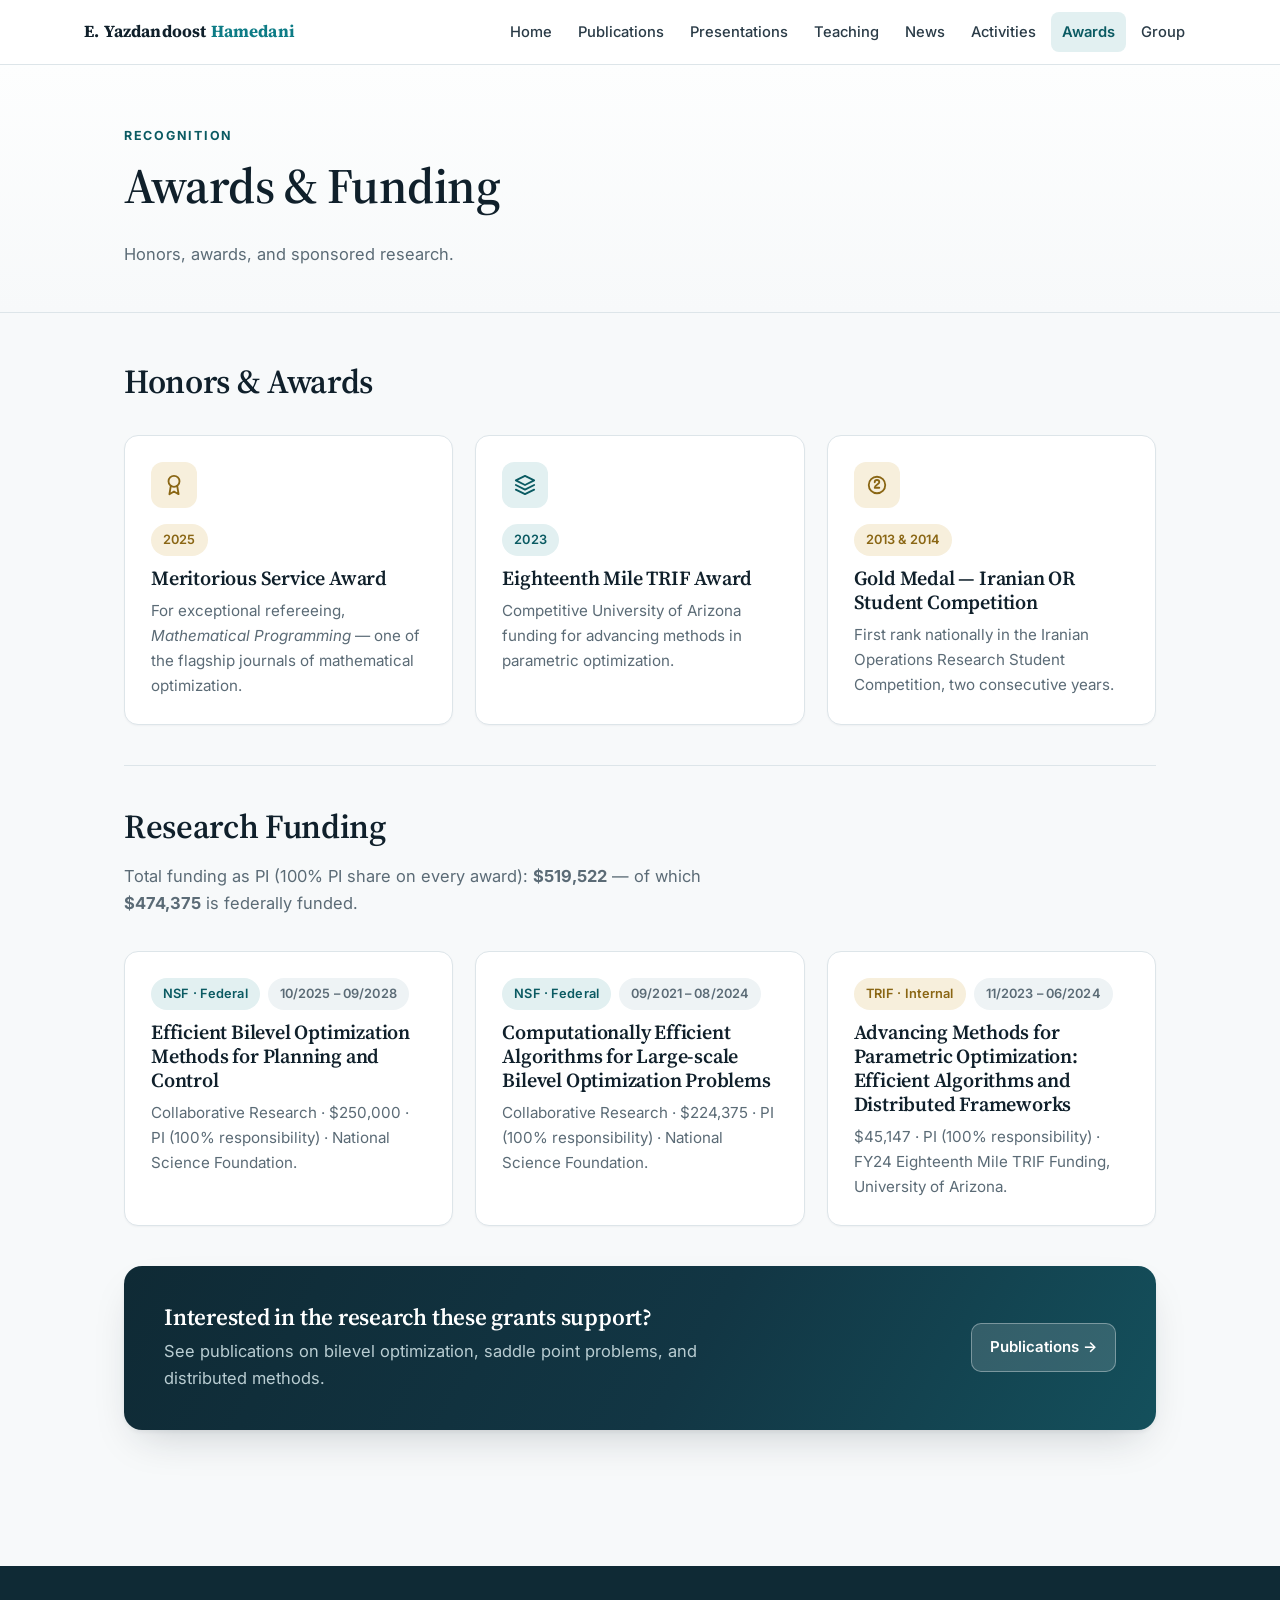
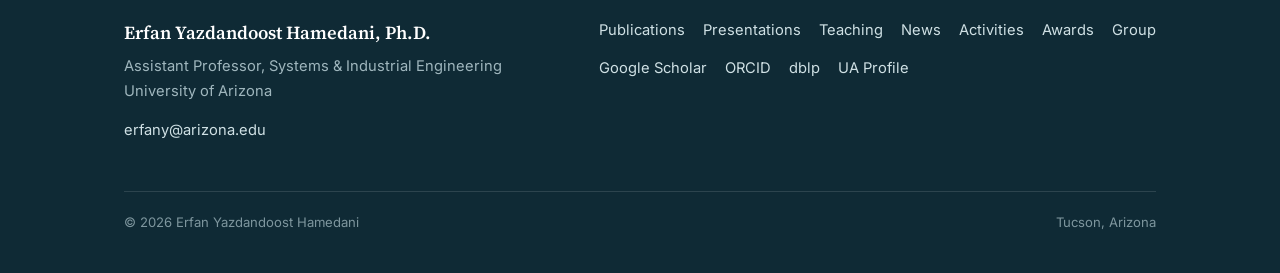
<file: awards.html>
<!DOCTYPE html>
<html lang="en">
<head>
  <meta charset="UTF-8">
  <meta name="viewport" content="width=device-width, initial-scale=1.0">
  <title>Awards &amp; Funding — Erfan Yazdandoost Hamedani</title>
  <meta name="description" content="Honors, awards, and research funding of Erfan Yazdandoost Hamedani, including NSF grants on bilevel optimization.">
  <link rel="icon" href="data:image/svg+xml,%3Csvg xmlns='http://www.w3.org/2000/svg' viewBox='0 0 64 64'%3E%3Crect width='64' height='64' rx='14' fill='%230e7c86'/%3E%3Ctext x='32' y='43' font-family='Georgia,serif' font-size='28' font-weight='bold' fill='white' text-anchor='middle'%3EEY%3C/text%3E%3C/svg%3E">
  <link rel="preconnect" href="https://fonts.googleapis.com">
  <link rel="preconnect" href="https://fonts.gstatic.com" crossorigin>
  <link href="https://fonts.googleapis.com/css2?family=Inter:wght@400;500;600;700&family=Source+Serif+4:opsz,wght@8..60,600;8..60,700&display=swap" rel="stylesheet">
  <link rel="stylesheet" href="assets/css/style.css">
</head>
<body>

<header class="nav">
  <div class="nav-inner">
    <a class="brand" href="index.html">E.&nbsp;Yazdandoost&nbsp;<span>Hamedani</span></a>
    <button class="nav-toggle" aria-label="Toggle navigation" aria-expanded="false">
      <svg width="20" height="20" viewBox="0 0 24 24" fill="none" stroke="currentColor" stroke-width="2" stroke-linecap="round"><line x1="3" y1="6" x2="21" y2="6"/><line x1="3" y1="12" x2="21" y2="12"/><line x1="3" y1="18" x2="21" y2="18"/></svg>
    </button>
    <ul class="nav-links">
      <li><a href="index.html">Home</a></li>
      <li><a href="publications.html">Publications</a></li>
      <li><a href="presentations.html">Presentations</a></li>
      <li><a href="teaching.html">Teaching</a></li>
      <li><a href="news.html">News</a></li>
      <li><a href="activities.html">Activities</a></li>
      <li><a href="awards.html" class="active">Awards</a></li>
      <li><a href="group.html">Group</a></li>
    </ul>
  </div>
</header>

<main>

  <section class="page-hero">
    <div class="container">
      <span class="kicker">Recognition</span>
      <h1>Awards &amp; Funding</h1>
      <p>Honors, awards, and sponsored research.</p>
    </div>
  </section>

  <section class="section-tight">
    <div class="container">

      <div class="section-head reveal">
        <h2>Honors &amp; Awards</h2>
      </div>

      <div class="grid-3">
        <div class="card reveal">
          <div class="card-icon" style="background:var(--gold-soft);color:#8a6614">
            <svg width="22" height="22" viewBox="0 0 24 24" fill="none" stroke="currentColor" stroke-width="2" stroke-linecap="round" stroke-linejoin="round"><circle cx="12" cy="8" r="6"/><path d="M15.5 13 17 22l-5-3-5 3 1.5-9"/></svg>
          </div>
          <div class="chip chip-gold mb-10">2025</div>
          <h3>Meritorious Service Award</h3>
          <p>For exceptional refereeing, <em>Mathematical Programming</em> — one of the flagship journals of mathematical optimization.</p>
        </div>

        <div class="card reveal">
          <div class="card-icon">
            <svg width="22" height="22" viewBox="0 0 24 24" fill="none" stroke="currentColor" stroke-width="2" stroke-linecap="round" stroke-linejoin="round"><path d="M12 2 2 7l10 5 10-5-10-5Z"/><path d="m2 17 10 5 10-5"/><path d="m2 12 10 5 10-5"/></svg>
          </div>
          <div class="chip mb-10">2023</div>
          <h3>Eighteenth Mile TRIF Award</h3>
          <p>Competitive University of Arizona funding for advancing methods in parametric optimization.</p>
        </div>

        <div class="card reveal">
          <div class="card-icon" style="background:var(--gold-soft);color:#8a6614">
            <svg width="22" height="22" viewBox="0 0 24 24" fill="none" stroke="currentColor" stroke-width="2" stroke-linecap="round" stroke-linejoin="round"><circle cx="12" cy="12" r="9"/><path d="M9.5 9a2.5 2.5 0 0 1 5 0c0 2.5-5 2.5-5 6h5"/></svg>
          </div>
          <div class="chip chip-gold mb-10">2013 &amp; 2014</div>
          <h3>Gold Medal — Iranian OR Student Competition</h3>
          <p>First rank nationally in the Iranian Operations Research Student Competition, two consecutive years.</p>
        </div>
      </div>

      <hr class="divider">

      <div class="section-head reveal">
        <h2>Research Funding</h2>
        <p>Total funding as PI (100% PI share on every award): <strong>$519,522</strong> — of which <strong>$474,375</strong> is federally funded.</p>
      </div>

      <div class="grid-3">
        <div class="card reveal">
          <div class="chip-row mb-10">
            <span class="chip">NSF · Federal</span>
            <span class="chip-plain chip">10/2025 – 09/2028</span>
          </div>
          <h3>Efficient Bilevel Optimization Methods for Planning and Control</h3>
          <p>Collaborative Research · $250,000 · PI (100% responsibility) · National Science Foundation.</p>
        </div>

        <div class="card reveal">
          <div class="chip-row mb-10">
            <span class="chip">NSF · Federal</span>
            <span class="chip-plain chip">09/2021 – 08/2024</span>
          </div>
          <h3>Computationally Efficient Algorithms for Large-scale Bilevel Optimization Problems</h3>
          <p>Collaborative Research · $224,375 · PI (100% responsibility) · National Science Foundation.</p>
        </div>

        <div class="card reveal">
          <div class="chip-row mb-10">
            <span class="chip chip-gold">TRIF · Internal</span>
            <span class="chip-plain chip">11/2023 – 06/2024</span>
          </div>
          <h3>Advancing Methods for Parametric Optimization: Efficient Algorithms and Distributed Frameworks</h3>
          <p>$45,147 · PI (100% responsibility) · FY24 Eighteenth Mile TRIF Funding, University of Arizona.</p>
        </div>
      </div>

      <div class="mt-40 reveal">
        <div class="callout">
          <div>
            <h3>Interested in the research these grants support?</h3>
            <p>See publications on bilevel optimization, saddle point problems, and distributed methods.</p>
          </div>
          <a class="btn btn-light" href="publications.html">Publications →</a>
        </div>
      </div>

    </div>
  </section>

</main>

<footer class="footer">
  <div class="container">
    <div class="footer-inner">
      <div>
        <div class="f-name">Erfan Yazdandoost Hamedani, Ph.D.</div>
        <p>Assistant Professor, Systems &amp; Industrial Engineering<br>University of Arizona</p>
        <p><a href="mailto:erfany@arizona.edu">erfany@arizona.edu</a></p>
      </div>
      <div>
        <ul class="footer-links">
          <li><a href="publications.html">Publications</a></li>
          <li><a href="presentations.html">Presentations</a></li>
          <li><a href="teaching.html">Teaching</a></li>
          <li><a href="news.html">News</a></li>
          <li><a href="activities.html">Activities</a></li>
          <li><a href="awards.html">Awards</a></li>
          <li><a href="group.html">Group</a></li>
        </ul>
        <ul class="footer-links" style="margin-top:14px">
          <li><a href="https://scholar.google.com/citations?user=imtUGbQAAAAJ" target="_blank" rel="noopener">Google Scholar</a></li>
          <li><a href="https://orcid.org/0000-0002-3229-3499" target="_blank" rel="noopener">ORCID</a></li>
          <li><a href="https://dblp.org/pid/191/6717.html" target="_blank" rel="noopener">dblp</a></li>
          <li><a href="https://sie.engineering.arizona.edu/faculty-staff/faculty/yazdandoost-hamedani" target="_blank" rel="noopener">UA Profile</a></li>
        </ul>
      </div>
    </div>
    <div class="footer-bottom">
      <span>© <span id="year">2026</span> Erfan Yazdandoost Hamedani</span>
      <span>Tucson, Arizona</span>
    </div>
  </div>
</footer>

<script src="assets/js/main.js" defer></script>
</body>
</html>
</file>
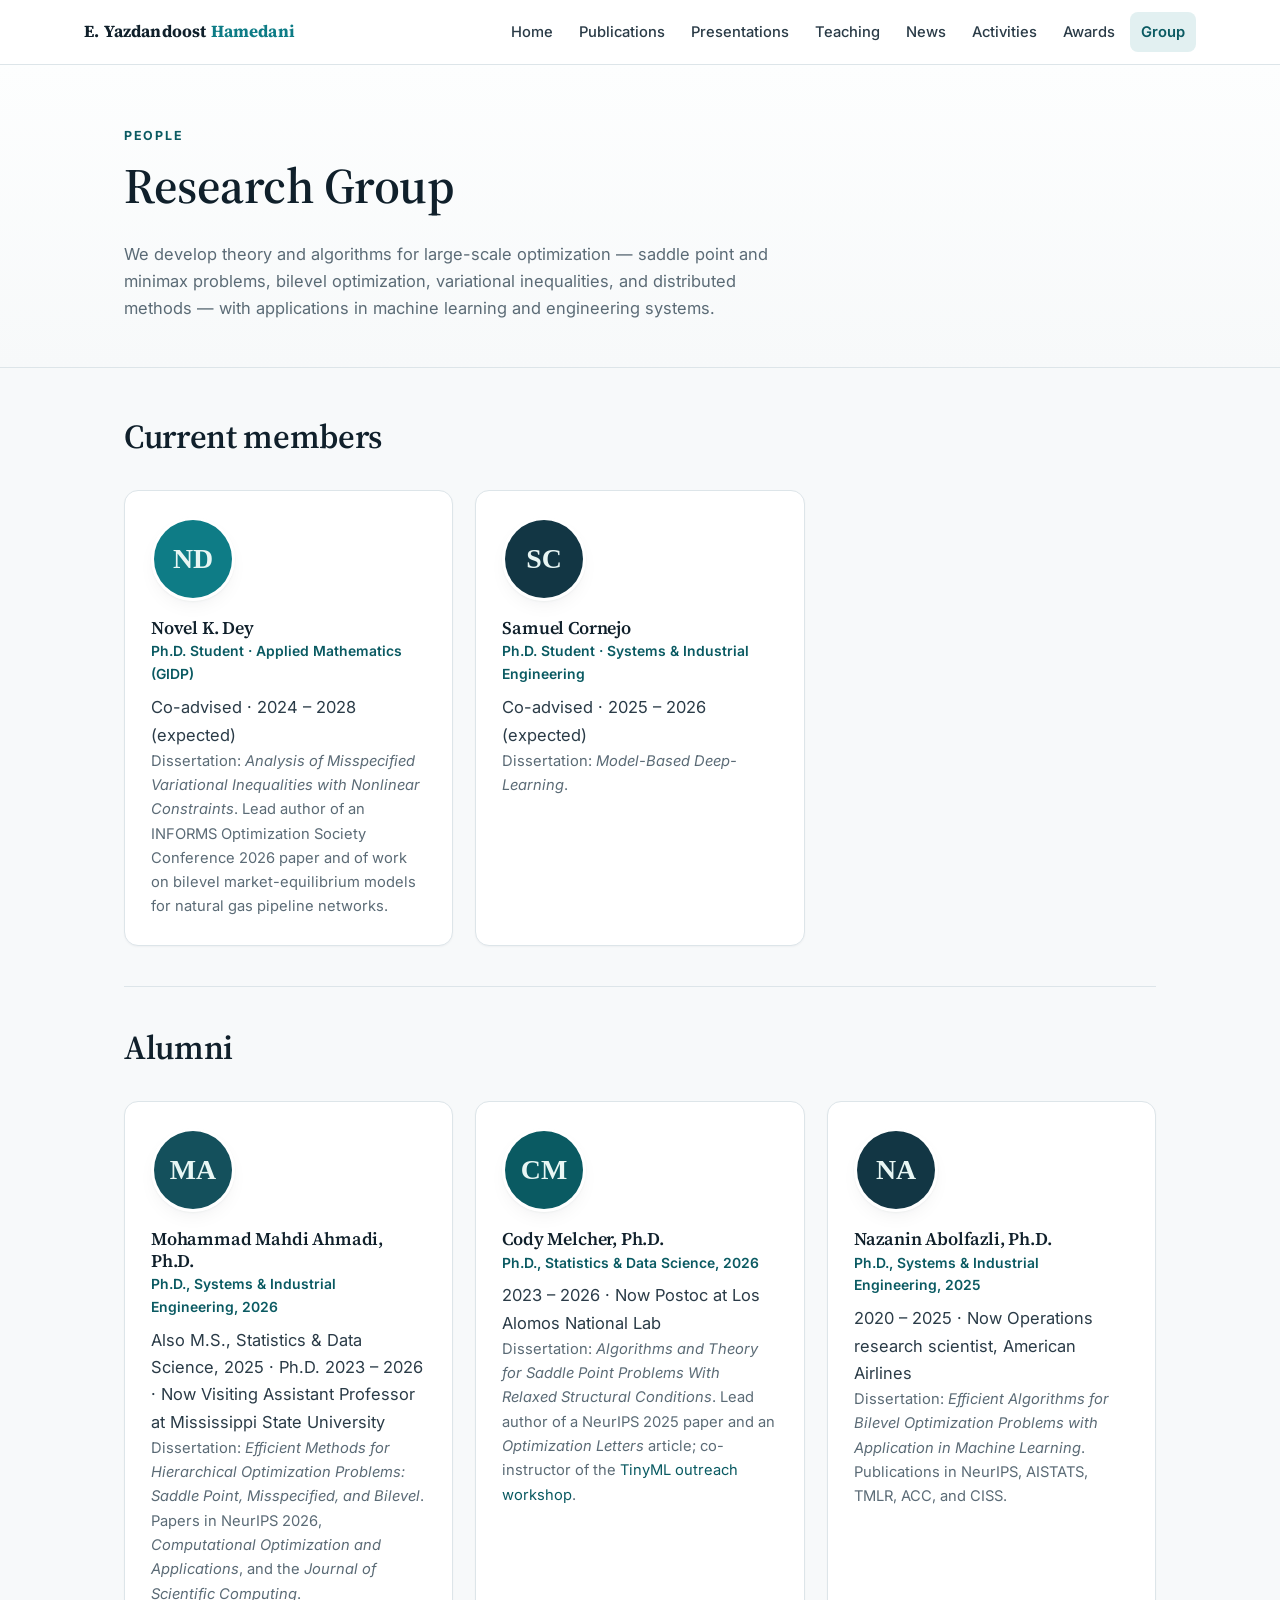
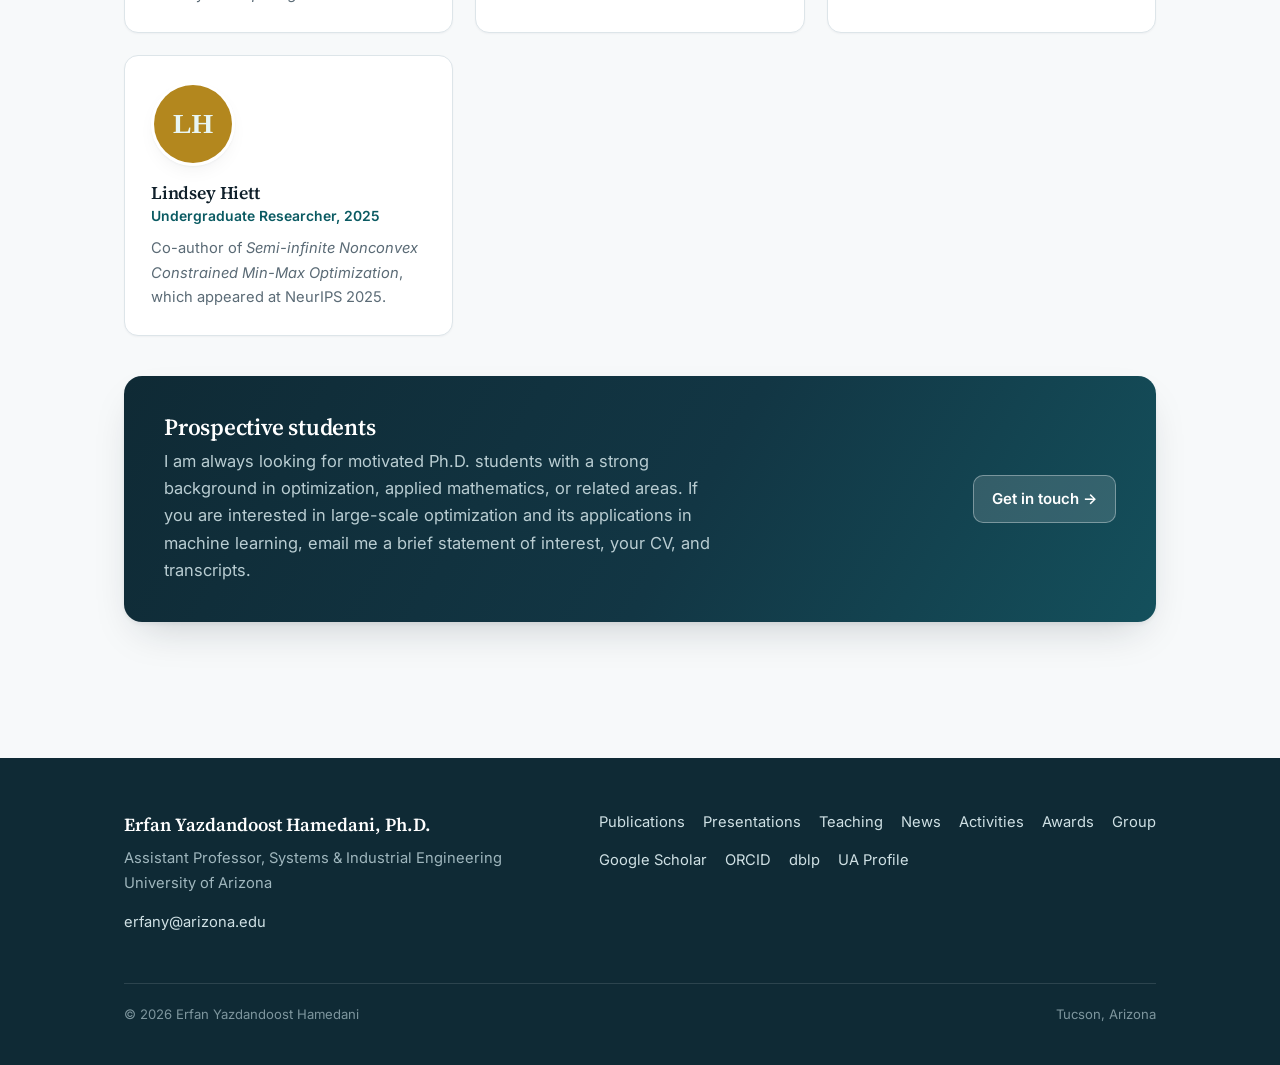
<file: group.html>
<!DOCTYPE html>
<html lang="en">
<head>
  <meta charset="UTF-8">
  <meta name="viewport" content="width=device-width, initial-scale=1.0">
  <title>Research Group — Erfan Yazdandoost Hamedani</title>
  <meta name="description" content="Members of Erfan Yazdandoost Hamedani's research group at the University of Arizona — Ph.D. students, undergraduate researchers, and alumni working on large-scale optimization.">
  <link rel="icon" href="data:image/svg+xml,%3Csvg xmlns='http://www.w3.org/2000/svg' viewBox='0 0 64 64'%3E%3Crect width='64' height='64' rx='14' fill='%230e7c86'/%3E%3Ctext x='32' y='43' font-family='Georgia,serif' font-size='28' font-weight='bold' fill='white' text-anchor='middle'%3EEY%3C/text%3E%3C/svg%3E">
  <link rel="preconnect" href="https://fonts.googleapis.com">
  <link rel="preconnect" href="https://fonts.gstatic.com" crossorigin>
  <link href="https://fonts.googleapis.com/css2?family=Inter:wght@400;500;600;700&family=Source+Serif+4:opsz,wght@8..60,600;8..60,700&display=swap" rel="stylesheet">
  <link rel="stylesheet" href="assets/css/style.css">
</head>
<body>

<header class="nav">
  <div class="nav-inner">
    <a class="brand" href="index.html">E.&nbsp;Yazdandoost&nbsp;<span>Hamedani</span></a>
    <button class="nav-toggle" aria-label="Toggle navigation" aria-expanded="false">
      <svg width="20" height="20" viewBox="0 0 24 24" fill="none" stroke="currentColor" stroke-width="2" stroke-linecap="round"><line x1="3" y1="6" x2="21" y2="6"/><line x1="3" y1="12" x2="21" y2="12"/><line x1="3" y1="18" x2="21" y2="18"/></svg>
    </button>
    <ul class="nav-links">
      <li><a href="index.html">Home</a></li>
      <li><a href="publications.html">Publications</a></li>
      <li><a href="presentations.html">Presentations</a></li>
      <li><a href="teaching.html">Teaching</a></li>
      <li><a href="news.html">News</a></li>
      <li><a href="activities.html">Activities</a></li>
      <li><a href="awards.html">Awards</a></li>
      <li><a href="group.html" class="active">Group</a></li>
    </ul>
  </div>
</header>

<main>

  <section class="page-hero">
    <div class="container">
      <span class="kicker">People</span>
      <h1>Research Group</h1>
      <p>We develop theory and algorithms for large-scale optimization — saddle point and minimax problems, bilevel optimization, variational inequalities, and distributed methods — with applications in machine learning and engineering systems.</p>
    </div>
  </section>

  <section class="section-tight">
    <div class="container">

      <div class="section-head reveal">
        <h2>Current members</h2>
      </div>

      <div class="grid-3">
        <div class="card member-card reveal">
          <div class="avatar">
            <!-- Replace with <img src="assets/img/member-dey.jpg" alt=""> -->
            <svg viewBox="0 0 84 84" xmlns="http://www.w3.org/2000/svg" role="img" aria-label="Initials N D">
              <rect width="84" height="84" fill="#0e7c86"/>
              <text x="42" y="52" text-anchor="middle" font-family="Georgia,serif" font-size="30" font-weight="bold" fill="#e8f6f4">ND</text>
            </svg>
          </div>
          <h3>Novel K. Dey</h3>
          <div class="member-role">Ph.D. Student · Applied Mathematics (GIDP)</div>
          <div class="member-meta">Co-advised · 2024 – 2028 (expected)</div>
          <p class="dissertation">Dissertation: <em>Analysis of Misspecified Variational Inequalities with Nonlinear Constraints</em>. Lead author of an INFORMS Optimization Society Conference 2026 paper and of work on bilevel market-equilibrium models for natural gas pipeline networks.</p>
        </div>
        <div class="card member-card reveal">
          <div class="avatar">
            <!-- Replace with <img src="assets/img/member-cornejo.jpg" alt=""> -->
            <svg viewBox="0 0 84 84" xmlns="http://www.w3.org/2000/svg" role="img" aria-label="Initials S C">
              <rect width="84" height="84" fill="#123644"/>
              <text x="42" y="52" text-anchor="middle" font-family="Georgia,serif" font-size="30" font-weight="bold" fill="#e8f6f4">SC</text>
            </svg>
          </div>
          <h3>Samuel Cornejo</h3>
          <div class="member-role">Ph.D. Student · Systems &amp; Industrial Engineering</div>
          <div class="member-meta">Co-advised · 2025 – 2026 (expected)</div>
          <p class="dissertation">Dissertation: <em>Model-Based Deep-Learning</em>.</p>
        </div>
      </div>

      <hr class="divider">

      <div class="section-head reveal">
        <h2>Alumni</h2>
      </div>

      <div class="grid-3">
        <div class="card member-card reveal">
          <div class="avatar">
            <!-- Replace with <img src="assets/img/member-ahmadi.jpg" alt=""> -->
            <svg viewBox="0 0 84 84" xmlns="http://www.w3.org/2000/svg" role="img" aria-label="Initials M A">
              <rect width="84" height="84" fill="#14505c"/>
              <text x="42" y="52" text-anchor="middle" font-family="Georgia,serif" font-size="30" font-weight="bold" fill="#e8f6f4">MA</text>
            </svg>
          </div>
          <h3>Mohammad Mahdi Ahmadi, Ph.D.</h3>
          <div class="member-role">Ph.D., Systems &amp; Industrial Engineering, 2026</div>
          <div class="member-meta">Also M.S., Statistics &amp; Data Science, 2025 · Ph.D. 2023 – 2026 · Now Visiting Assistant Professor at Mississippi State University</div>
          <p class="dissertation">Dissertation: <em>Efficient Methods for Hierarchical Optimization Problems: Saddle Point, Misspecified, and Bilevel</em>. Papers in NeurIPS 2026, <em>Computational Optimization and Applications</em>, and the <em>Journal of Scientific Computing</em>.</p>
        </div>
        <div class="card member-card reveal">
          <div class="avatar">
            <!-- Replace with <img src="assets/img/member-melcher.jpg" alt=""> -->
            <svg viewBox="0 0 84 84" xmlns="http://www.w3.org/2000/svg" role="img" aria-label="Initials C M">
              <rect width="84" height="84" fill="#0a5a62"/>
              <text x="42" y="52" text-anchor="middle" font-family="Georgia,serif" font-size="30" font-weight="bold" fill="#e8f6f4">CM</text>
            </svg>
          </div>
          <h3>Cody Melcher, Ph.D.</h3>
          <div class="member-role">Ph.D., Statistics &amp; Data Science, 2026</div>
          <div class="member-meta">2023 – 2026 · Now Postoc at Los Alomos National Lab</div>
          <p class="dissertation">Dissertation: <em>Algorithms and Theory for Saddle Point Problems With Relaxed Structural Conditions</em>. Lead author of a NeurIPS 2025 paper and an <em>Optimization Letters</em> article; co-instructor of the <a href="activities.html#tinyml">TinyML outreach workshop</a>.</p>
        </div>
        <div class="card member-card reveal">
          <div class="avatar">
            <!-- Replace with <img src="assets/img/member-abolfazli.jpg" alt=""> -->
            <svg viewBox="0 0 84 84" xmlns="http://www.w3.org/2000/svg" role="img" aria-label="Initials N A">
              <rect width="84" height="84" fill="#123644"/>
              <text x="42" y="52" text-anchor="middle" font-family="Georgia,serif" font-size="30" font-weight="bold" fill="#e8f6f4">NA</text>
            </svg>
          </div>
          <h3>Nazanin Abolfazli, Ph.D.</h3>
          <div class="member-role">Ph.D., Systems &amp; Industrial Engineering, 2025</div>
          <div class="member-meta">2020 – 2025 · Now Operations research scientist, American Airlines</div>
          <p class="dissertation">Dissertation: <em>Efficient Algorithms for Bilevel Optimization Problems with Application in Machine Learning</em>. Publications in NeurIPS, AISTATS, TMLR, ACC, and CISS.</p>
        </div>
        <div class="card member-card reveal">
          <div class="avatar">
            <!-- Replace with <img src="assets/img/member-hiett.jpg" alt=""> -->
            <svg viewBox="0 0 84 84" xmlns="http://www.w3.org/2000/svg" role="img" aria-label="Initials L H">
              <rect width="84" height="84" fill="#b3871e"/>
              <text x="42" y="52" text-anchor="middle" font-family="Georgia,serif" font-size="30" font-weight="bold" fill="#e8f6f4">LH</text>
            </svg>
          </div>
          <h3>Lindsey Hiett</h3>
          <div class="member-role">Undergraduate Researcher, 2025</div>
          <p class="dissertation">Co-author of <em>Semi-infinite Nonconvex Constrained Min-Max Optimization</em>, which appeared at NeurIPS 2025.</p>
        </div>
      </div>

      <div class="mt-40 reveal">
        <div class="callout">
          <div>
            <h3>Prospective students</h3>
            <p>I am always looking for motivated Ph.D. students with a strong background in optimization, applied mathematics, or related areas. If you are interested in large-scale optimization and its applications in machine learning, email me a brief statement of interest, your CV, and transcripts.</p>
          </div>
          <a class="btn btn-light" href="mailto:erfany@arizona.edu?subject=Prospective%20student">Get in touch →</a>
        </div>
      </div>

    </div>
  </section>

</main>

<footer class="footer">
  <div class="container">
    <div class="footer-inner">
      <div>
        <div class="f-name">Erfan Yazdandoost Hamedani, Ph.D.</div>
        <p>Assistant Professor, Systems &amp; Industrial Engineering<br>University of Arizona</p>
        <p><a href="mailto:erfany@arizona.edu">erfany@arizona.edu</a></p>
      </div>
      <div>
        <ul class="footer-links">
          <li><a href="publications.html">Publications</a></li>
          <li><a href="presentations.html">Presentations</a></li>
          <li><a href="teaching.html">Teaching</a></li>
          <li><a href="news.html">News</a></li>
          <li><a href="activities.html">Activities</a></li>
          <li><a href="awards.html">Awards</a></li>
          <li><a href="group.html">Group</a></li>
        </ul>
        <ul class="footer-links" style="margin-top:14px">
          <li><a href="https://scholar.google.com/citations?user=imtUGbQAAAAJ" target="_blank" rel="noopener">Google Scholar</a></li>
          <li><a href="https://orcid.org/0000-0002-3229-3499" target="_blank" rel="noopener">ORCID</a></li>
          <li><a href="https://dblp.org/pid/191/6717.html" target="_blank" rel="noopener">dblp</a></li>
          <li><a href="https://sie.engineering.arizona.edu/faculty-staff/faculty/yazdandoost-hamedani" target="_blank" rel="noopener">UA Profile</a></li>
        </ul>
      </div>
    </div>
    <div class="footer-bottom">
      <span>© <span id="year">2026</span> Erfan Yazdandoost Hamedani</span>
      <span>Tucson, Arizona</span>
    </div>
  </div>
</footer>

<script src="assets/js/main.js" defer></script>
</body>
</html>
</file>
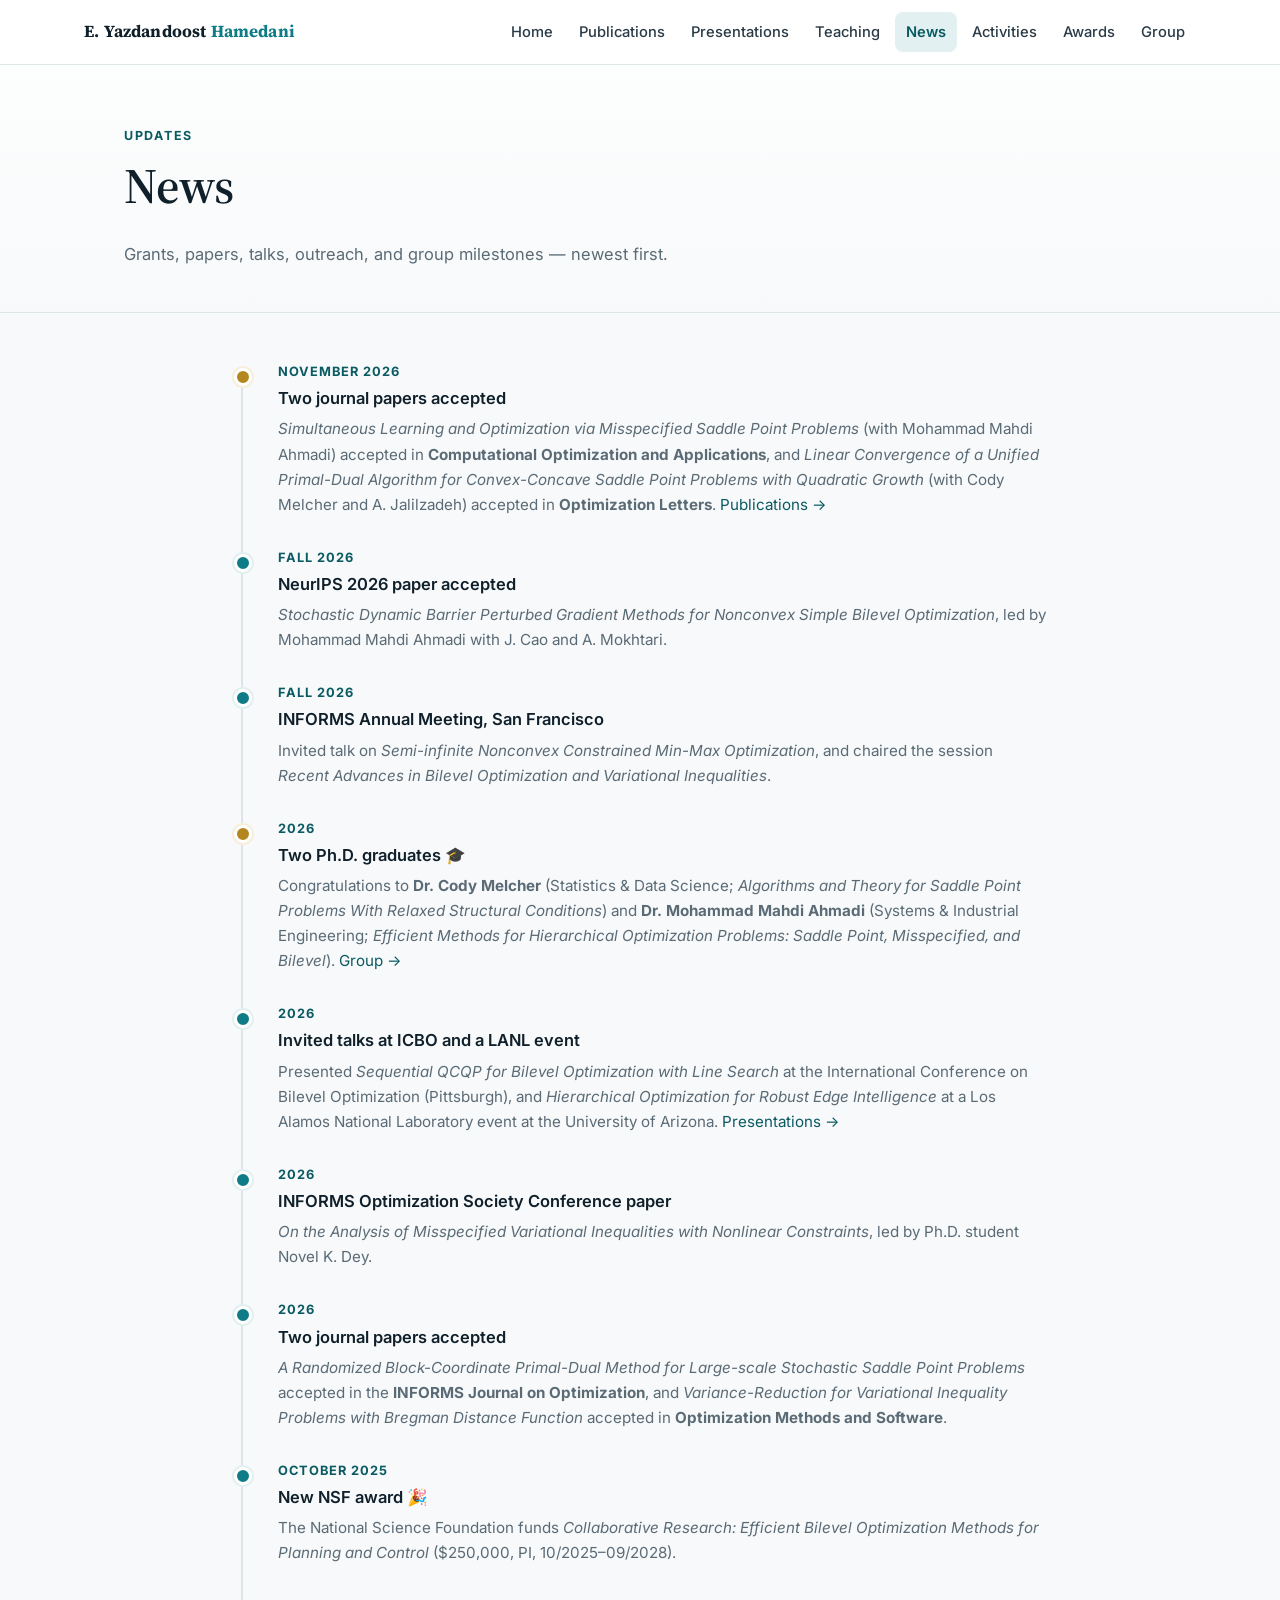
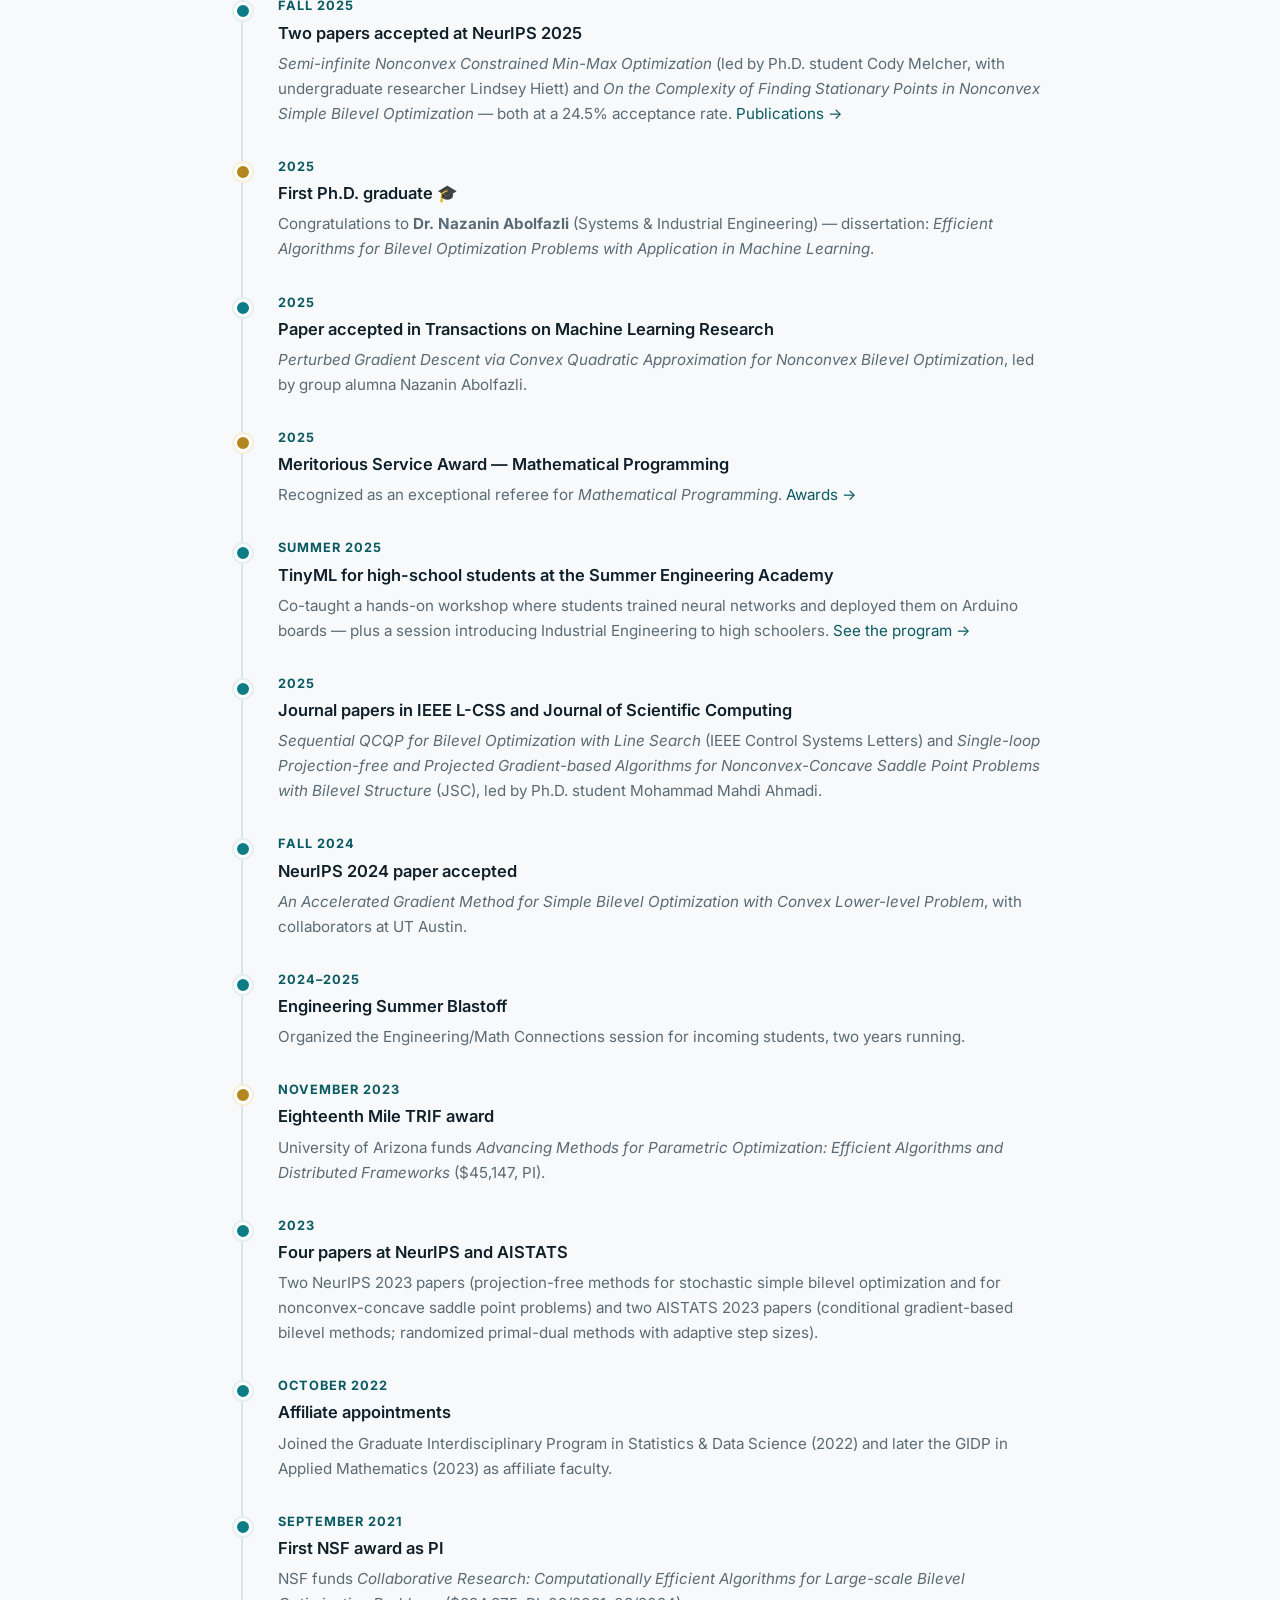
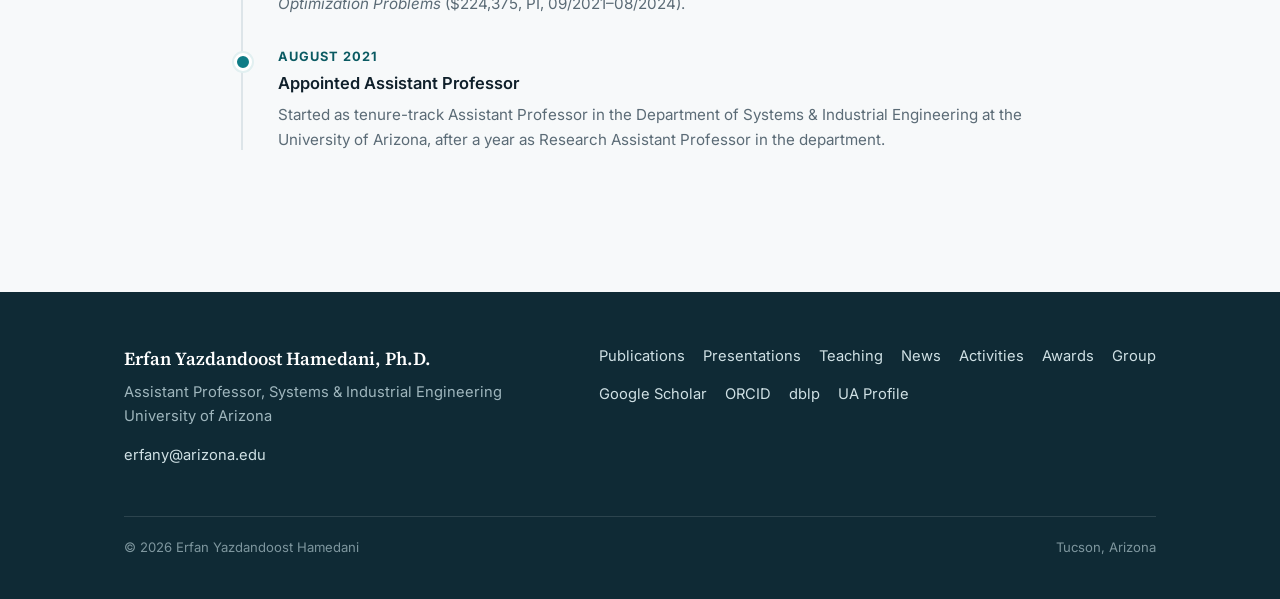
<file: news.html>
<!DOCTYPE html>
<html lang="en">
<head>
  <meta charset="UTF-8">
  <meta name="viewport" content="width=device-width, initial-scale=1.0">
  <title>News — Erfan Yazdandoost Hamedani</title>
  <meta name="description" content="News and updates from Erfan Yazdandoost Hamedani's research group at the University of Arizona.">
  <link rel="icon" href="data:image/svg+xml,%3Csvg xmlns='http://www.w3.org/2000/svg' viewBox='0 0 64 64'%3E%3Crect width='64' height='64' rx='14' fill='%230e7c86'/%3E%3Ctext x='32' y='43' font-family='Georgia,serif' font-size='28' font-weight='bold' fill='white' text-anchor='middle'%3EEY%3C/text%3E%3C/svg%3E">
  <link rel="preconnect" href="https://fonts.googleapis.com">
  <link rel="preconnect" href="https://fonts.gstatic.com" crossorigin>
  <link href="https://fonts.googleapis.com/css2?family=Inter:wght@400;500;600;700&family=Source+Serif+4:opsz,wght@8..60,600;8..60,700&display=swap" rel="stylesheet">
  <link rel="stylesheet" href="assets/css/style.css">
</head>
<body>

<header class="nav">
  <div class="nav-inner">
    <a class="brand" href="index.html">E.&nbsp;Yazdandoost&nbsp;<span>Hamedani</span></a>
    <button class="nav-toggle" aria-label="Toggle navigation" aria-expanded="false">
      <svg width="20" height="20" viewBox="0 0 24 24" fill="none" stroke="currentColor" stroke-width="2" stroke-linecap="round"><line x1="3" y1="6" x2="21" y2="6"/><line x1="3" y1="12" x2="21" y2="12"/><line x1="3" y1="18" x2="21" y2="18"/></svg>
    </button>
    <ul class="nav-links">
      <li><a href="index.html">Home</a></li>
      <li><a href="publications.html">Publications</a></li>
      <li><a href="presentations.html">Presentations</a></li>
      <li><a href="teaching.html">Teaching</a></li>
      <li><a href="news.html" class="active">News</a></li>
      <li><a href="activities.html">Activities</a></li>
      <li><a href="awards.html">Awards</a></li>
      <li><a href="group.html">Group</a></li>
    </ul>
  </div>
</header>

<main>

  <section class="page-hero">
    <div class="container">
      <span class="kicker">Updates</span>
      <h1>News</h1>
      <p>Grants, papers, talks, outreach, and group milestones — newest first.</p>
    </div>
  </section>

  <section class="section-tight">
    <div class="container narrow">
      <ul class="timeline reveal">

        <li class="gold">
          <span class="tl-date">November 2026</span>
          <span class="tl-title">Two journal papers accepted</span>
          <p><em>Simultaneous Learning and Optimization via Misspecified Saddle Point Problems</em> (with Mohammad Mahdi Ahmadi) accepted in <strong>Computational Optimization and Applications</strong>, and <em>Linear Convergence of a Unified Primal-Dual Algorithm for Convex-Concave Saddle Point Problems with Quadratic Growth</em> (with Cody Melcher and A. Jalilzadeh) accepted in <strong>Optimization Letters</strong>. <a href="publications.html">Publications →</a></p>
        </li>

        <li>
          <span class="tl-date">Fall 2026</span>
          <span class="tl-title">NeurIPS 2026 paper accepted</span>
          <p><em>Stochastic Dynamic Barrier Perturbed Gradient Methods for Nonconvex Simple Bilevel Optimization</em>, led by Mohammad Mahdi Ahmadi with J. Cao and A. Mokhtari.</p>
        </li>

        <li>
          <span class="tl-date">Fall 2026</span>
          <span class="tl-title">INFORMS Annual Meeting, San Francisco</span>
          <p>Invited talk on <em>Semi-infinite Nonconvex Constrained Min-Max Optimization</em>, and chaired the session <em>Recent Advances in Bilevel Optimization and Variational Inequalities</em>.</p>
        </li>

        <li class="gold">
          <span class="tl-date">2026</span>
          <span class="tl-title">Two Ph.D. graduates 🎓</span>
          <p>Congratulations to <strong>Dr. Cody Melcher</strong> (Statistics &amp; Data Science; <em>Algorithms and Theory for Saddle Point Problems With Relaxed Structural Conditions</em>) and <strong>Dr. Mohammad Mahdi Ahmadi</strong> (Systems &amp; Industrial Engineering; <em>Efficient Methods for Hierarchical Optimization Problems: Saddle Point, Misspecified, and Bilevel</em>). <a href="group.html">Group →</a></p>
        </li>

        <li>
          <span class="tl-date">2026</span>
          <span class="tl-title">Invited talks at ICBO and a LANL event</span>
          <p>Presented <em>Sequential QCQP for Bilevel Optimization with Line Search</em> at the International Conference on Bilevel Optimization (Pittsburgh), and <em>Hierarchical Optimization for Robust Edge Intelligence</em> at a Los Alamos National Laboratory event at the University of Arizona. <a href="presentations.html">Presentations →</a></p>
        </li>

        <li>
          <span class="tl-date">2026</span>
          <span class="tl-title">INFORMS Optimization Society Conference paper</span>
          <p><em>On the Analysis of Misspecified Variational Inequalities with Nonlinear Constraints</em>, led by Ph.D. student Novel K. Dey.</p>
        </li>

        <li>
          <span class="tl-date">2026</span>
          <span class="tl-title">Two journal papers accepted</span>
          <p><em>A Randomized Block-Coordinate Primal-Dual Method for Large-scale Stochastic Saddle Point Problems</em> accepted in the <strong>INFORMS Journal on Optimization</strong>, and <em>Variance-Reduction for Variational Inequality Problems with Bregman Distance Function</em> accepted in <strong>Optimization Methods and Software</strong>.</p>
        </li>

        <li>
          <span class="tl-date">October 2025</span>
          <span class="tl-title">New NSF award 🎉</span>
          <p>The National Science Foundation funds <em>Collaborative Research: Efficient Bilevel Optimization Methods for Planning and Control</em> ($250,000, PI, 10/2025–09/2028).</p>
        </li>

        <li>
          <span class="tl-date">Fall 2025</span>
          <span class="tl-title">Two papers accepted at NeurIPS 2025</span>
          <p><em>Semi-infinite Nonconvex Constrained Min-Max Optimization</em> (led by Ph.D. student Cody Melcher, with undergraduate researcher Lindsey Hiett) and <em>On the Complexity of Finding Stationary Points in Nonconvex Simple Bilevel Optimization</em> — both at a 24.5% acceptance rate. <a href="publications.html">Publications →</a></p>
        </li>

        <li class="gold">
          <span class="tl-date">2025</span>
          <span class="tl-title">First Ph.D. graduate 🎓</span>
          <p>Congratulations to <strong>Dr. Nazanin Abolfazli</strong> (Systems &amp; Industrial Engineering) — dissertation: <em>Efficient Algorithms for Bilevel Optimization Problems with Application in Machine Learning</em>.</p>
        </li>

        <li>
          <span class="tl-date">2025</span>
          <span class="tl-title">Paper accepted in Transactions on Machine Learning Research</span>
          <p><em>Perturbed Gradient Descent via Convex Quadratic Approximation for Nonconvex Bilevel Optimization</em>, led by group alumna Nazanin Abolfazli.</p>
        </li>

        <li class="gold">
          <span class="tl-date">2025</span>
          <span class="tl-title">Meritorious Service Award — Mathematical Programming</span>
          <p>Recognized as an exceptional referee for <em>Mathematical Programming</em>. <a href="awards.html">Awards →</a></p>
        </li>

        <li>
          <span class="tl-date">Summer 2025</span>
          <span class="tl-title">TinyML for high-school students at the Summer Engineering Academy</span>
          <p>Co-taught a hands-on workshop where students trained neural networks and deployed them on Arduino boards — plus a session introducing Industrial Engineering to high schoolers. <a href="activities.html">See the program →</a></p>
        </li>

        <li>
          <span class="tl-date">2025</span>
          <span class="tl-title">Journal papers in IEEE L-CSS and Journal of Scientific Computing</span>
          <p><em>Sequential QCQP for Bilevel Optimization with Line Search</em> (IEEE Control Systems Letters) and <em>Single-loop Projection-free and Projected Gradient-based Algorithms for Nonconvex-Concave Saddle Point Problems with Bilevel Structure</em> (JSC), led by Ph.D. student Mohammad Mahdi Ahmadi.</p>
        </li>

        <li>
          <span class="tl-date">Fall 2024</span>
          <span class="tl-title">NeurIPS 2024 paper accepted</span>
          <p><em>An Accelerated Gradient Method for Simple Bilevel Optimization with Convex Lower-level Problem</em>, with collaborators at UT Austin.</p>
        </li>

        <li>
          <span class="tl-date">2024–2025</span>
          <span class="tl-title">Engineering Summer Blastoff</span>
          <p>Organized the Engineering/Math Connections session for incoming students, two years running.</p>
        </li>

        <li class="gold">
          <span class="tl-date">November 2023</span>
          <span class="tl-title">Eighteenth Mile TRIF award</span>
          <p>University of Arizona funds <em>Advancing Methods for Parametric Optimization: Efficient Algorithms and Distributed Frameworks</em> ($45,147, PI).</p>
        </li>

        <li>
          <span class="tl-date">2023</span>
          <span class="tl-title">Four papers at NeurIPS and AISTATS</span>
          <p>Two NeurIPS 2023 papers (projection-free methods for stochastic simple bilevel optimization and for nonconvex-concave saddle point problems) and two AISTATS 2023 papers (conditional gradient-based bilevel methods; randomized primal-dual methods with adaptive step sizes).</p>
        </li>

        <li>
          <span class="tl-date">October 2022</span>
          <span class="tl-title">Affiliate appointments</span>
          <p>Joined the Graduate Interdisciplinary Program in Statistics &amp; Data Science (2022) and later the GIDP in Applied Mathematics (2023) as affiliate faculty.</p>
        </li>

        <li>
          <span class="tl-date">September 2021</span>
          <span class="tl-title">First NSF award as PI</span>
          <p>NSF funds <em>Collaborative Research: Computationally Efficient Algorithms for Large-scale Bilevel Optimization Problems</em> ($224,375, PI, 09/2021–08/2024).</p>
        </li>

        <li>
          <span class="tl-date">August 2021</span>
          <span class="tl-title">Appointed Assistant Professor</span>
          <p>Started as tenure-track Assistant Professor in the Department of Systems &amp; Industrial Engineering at the University of Arizona, after a year as Research Assistant Professor in the department.</p>
        </li>

      </ul>
    </div>
  </section>

</main>

<footer class="footer">
  <div class="container">
    <div class="footer-inner">
      <div>
        <div class="f-name">Erfan Yazdandoost Hamedani, Ph.D.</div>
        <p>Assistant Professor, Systems &amp; Industrial Engineering<br>University of Arizona</p>
        <p><a href="mailto:erfany@arizona.edu">erfany@arizona.edu</a></p>
      </div>
      <div>
        <ul class="footer-links">
          <li><a href="publications.html">Publications</a></li>
          <li><a href="presentations.html">Presentations</a></li>
          <li><a href="teaching.html">Teaching</a></li>
          <li><a href="news.html">News</a></li>
          <li><a href="activities.html">Activities</a></li>
          <li><a href="awards.html">Awards</a></li>
          <li><a href="group.html">Group</a></li>
        </ul>
        <ul class="footer-links" style="margin-top:14px">
          <li><a href="https://scholar.google.com/citations?user=imtUGbQAAAAJ" target="_blank" rel="noopener">Google Scholar</a></li>
          <li><a href="https://orcid.org/0000-0002-3229-3499" target="_blank" rel="noopener">ORCID</a></li>
          <li><a href="https://dblp.org/pid/191/6717.html" target="_blank" rel="noopener">dblp</a></li>
          <li><a href="https://sie.engineering.arizona.edu/faculty-staff/faculty/yazdandoost-hamedani" target="_blank" rel="noopener">UA Profile</a></li>
        </ul>
      </div>
    </div>
    <div class="footer-bottom">
      <span>© <span id="year">2026</span> Erfan Yazdandoost Hamedani</span>
      <span>Tucson, Arizona</span>
    </div>
  </div>
</footer>

<script src="assets/js/main.js" defer></script>
</body>
</html>
</file>
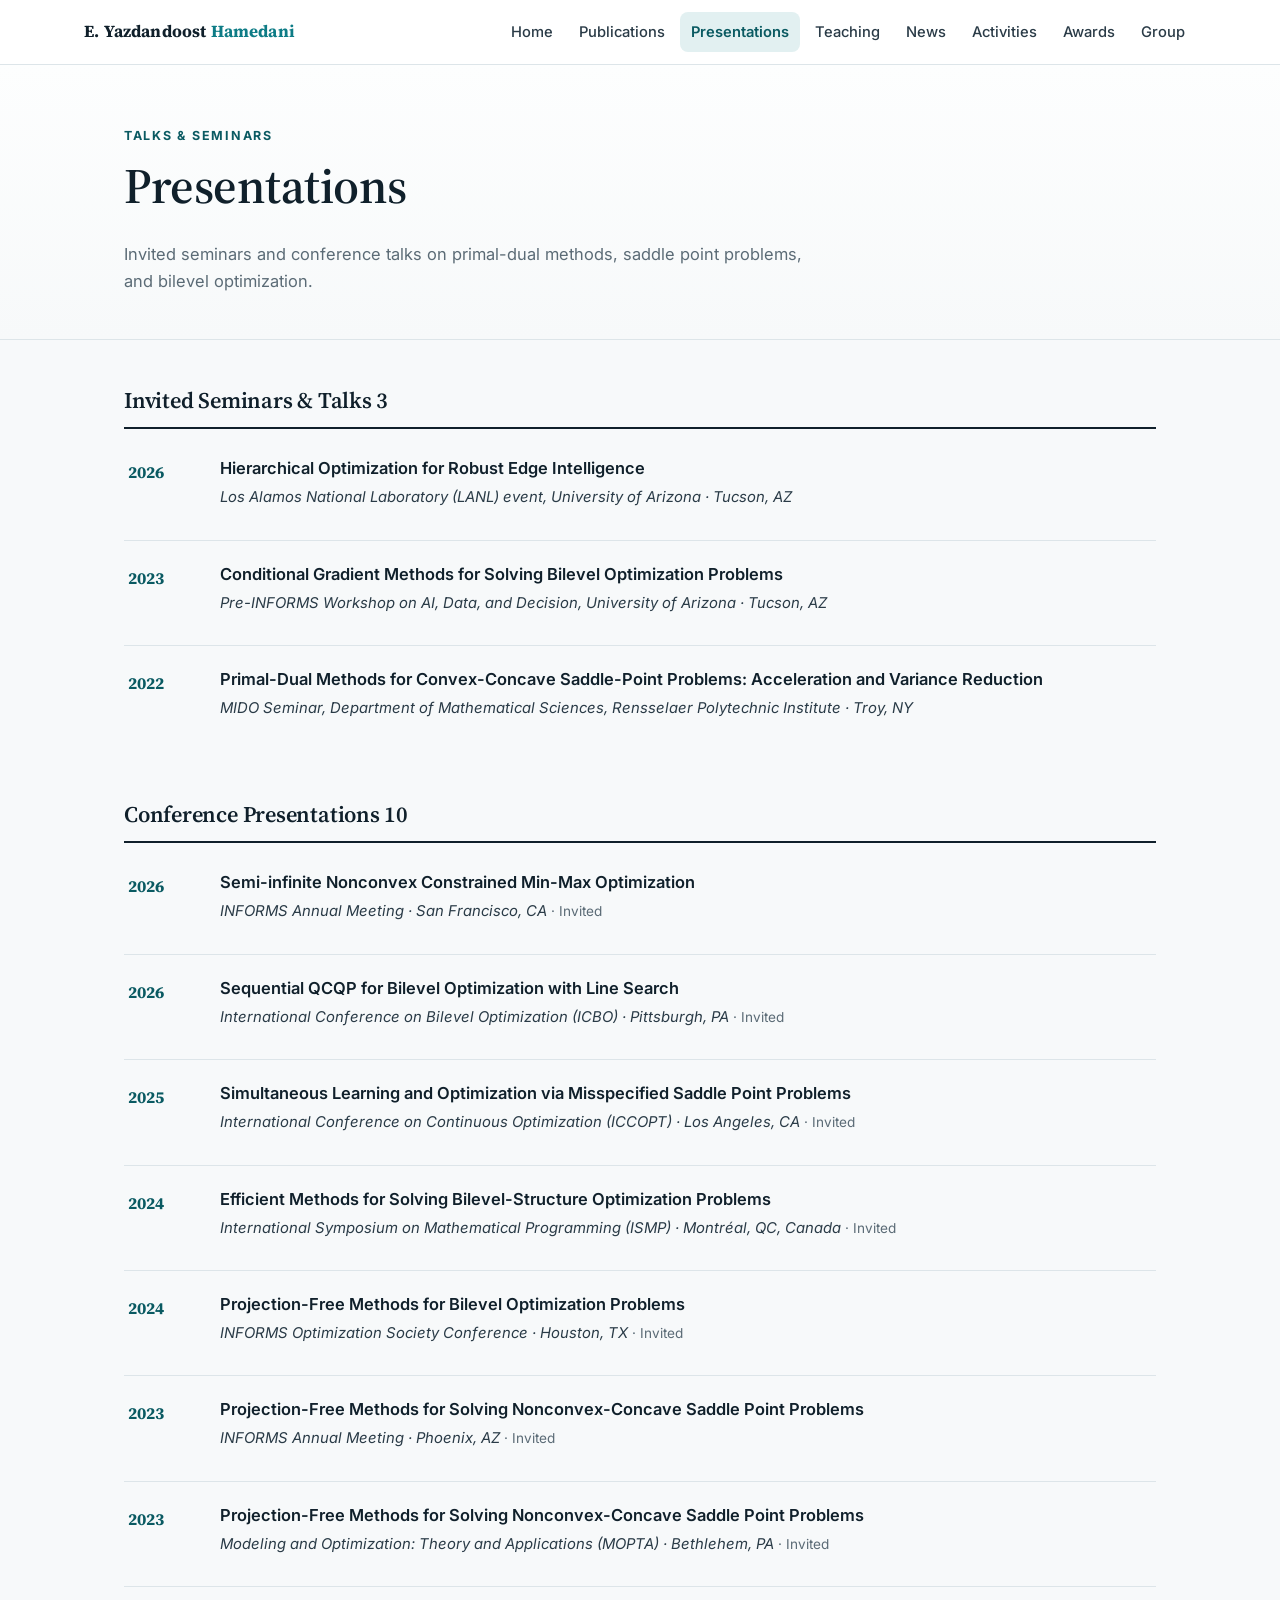
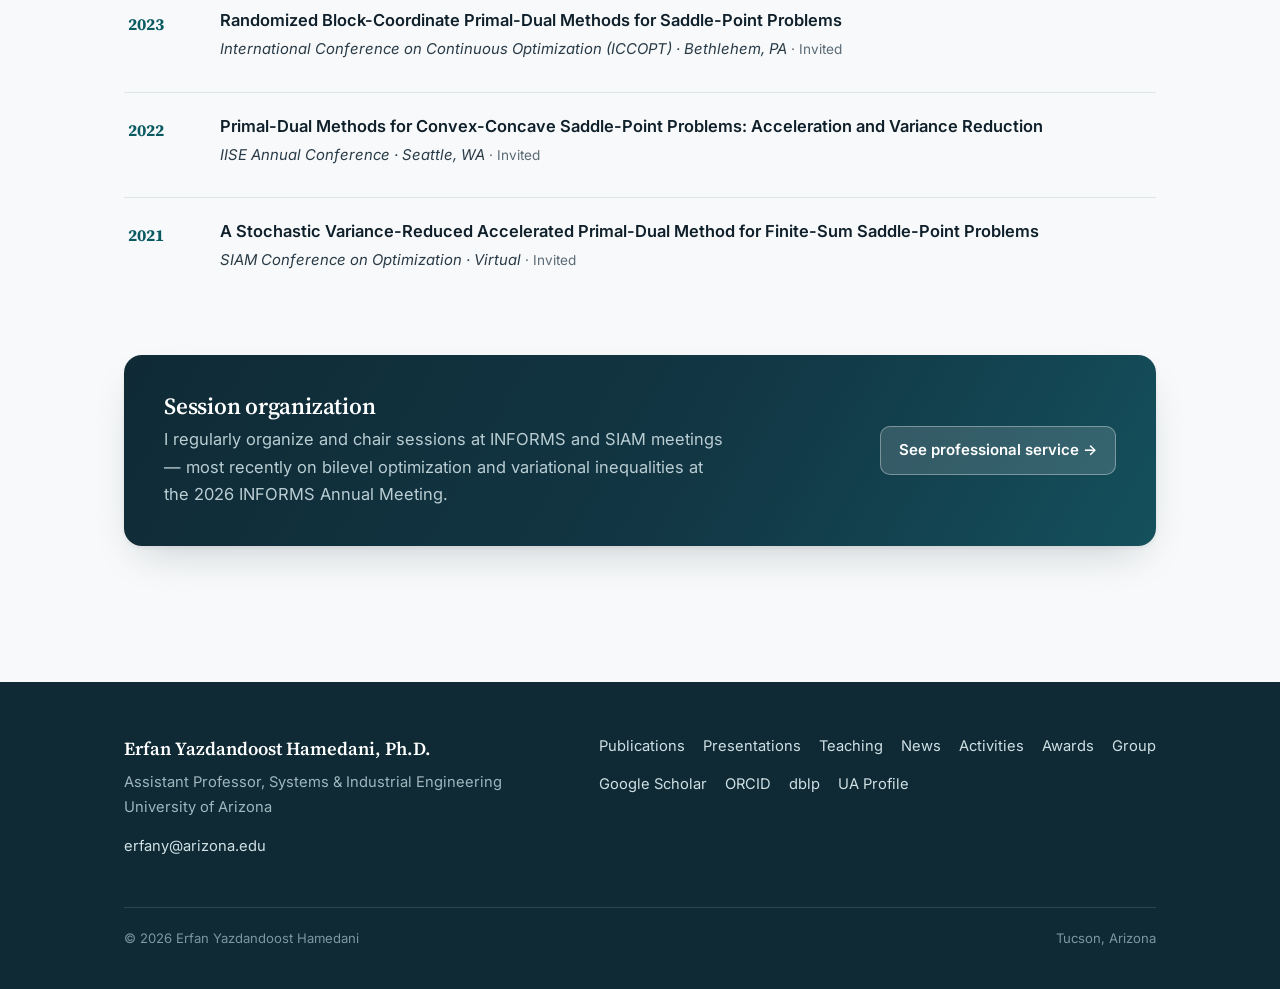
<file: presentations.html>
<!DOCTYPE html>
<html lang="en">
<head>
  <meta charset="UTF-8">
  <meta name="viewport" content="width=device-width, initial-scale=1.0">
  <title>Presentations — Erfan Yazdandoost Hamedani</title>
  <meta name="description" content="Invited seminars and conference presentations by Erfan Yazdandoost Hamedani on optimization, saddle point problems, and bilevel optimization.">
  <link rel="icon" href="data:image/svg+xml,%3Csvg xmlns='http://www.w3.org/2000/svg' viewBox='0 0 64 64'%3E%3Crect width='64' height='64' rx='14' fill='%230e7c86'/%3E%3Ctext x='32' y='43' font-family='Georgia,serif' font-size='28' font-weight='bold' fill='white' text-anchor='middle'%3EEY%3C/text%3E%3C/svg%3E">
  <link rel="preconnect" href="https://fonts.googleapis.com">
  <link rel="preconnect" href="https://fonts.gstatic.com" crossorigin>
  <link href="https://fonts.googleapis.com/css2?family=Inter:wght@400;500;600;700&family=Source+Serif+4:opsz,wght@8..60,600;8..60,700&display=swap" rel="stylesheet">
  <link rel="stylesheet" href="assets/css/style.css">
</head>
<body>

<header class="nav">
  <div class="nav-inner">
    <a class="brand" href="index.html">E.&nbsp;Yazdandoost&nbsp;<span>Hamedani</span></a>
    <button class="nav-toggle" aria-label="Toggle navigation" aria-expanded="false">
      <svg width="20" height="20" viewBox="0 0 24 24" fill="none" stroke="currentColor" stroke-width="2" stroke-linecap="round"><line x1="3" y1="6" x2="21" y2="6"/><line x1="3" y1="12" x2="21" y2="12"/><line x1="3" y1="18" x2="21" y2="18"/></svg>
    </button>
    <ul class="nav-links">
      <li><a href="index.html">Home</a></li>
      <li><a href="publications.html">Publications</a></li>
      <li><a href="presentations.html" class="active">Presentations</a></li>
      <li><a href="teaching.html">Teaching</a></li>
      <li><a href="news.html">News</a></li>
      <li><a href="activities.html">Activities</a></li>
      <li><a href="awards.html">Awards</a></li>
      <li><a href="group.html">Group</a></li>
    </ul>
  </div>
</header>

<main>

  <section class="page-hero">
    <div class="container">
      <span class="kicker">Talks &amp; Seminars</span>
      <h1>Presentations</h1>
      <p>Invited seminars and conference talks on primal-dual methods, saddle point problems, and bilevel optimization.</p>
    </div>
  </section>

  <section class="section-tight">
    <div class="container">

      <div class="pub-group reveal">
        <h2>Invited Seminars &amp; Talks <span class="count">3</span></h2>

        <article class="pub">
          <div class="year-badge">2026</div>
          <div>
            <div class="pub-title">Hierarchical Optimization for Robust Edge Intelligence</div>
            <div class="pub-venue">Los Alamos National Laboratory (LANL) event, University of Arizona · Tucson, AZ</div>
          </div>
        </article>
        <article class="pub">
          <div class="year-badge">2023</div>
          <div>
            <div class="pub-title">Conditional Gradient Methods for Solving Bilevel Optimization Problems</div>
            <div class="pub-venue">Pre-INFORMS Workshop on AI, Data, and Decision, University of Arizona · Tucson, AZ</div>
          </div>
        </article>
        <article class="pub">
          <div class="year-badge">2022</div>
          <div>
            <div class="pub-title">Primal-Dual Methods for Convex-Concave Saddle-Point Problems: Acceleration and Variance Reduction</div>
            <div class="pub-venue">MIDO Seminar, Department of Mathematical Sciences, Rensselaer Polytechnic Institute · Troy, NY</div>
          </div>
        </article>
      </div>

      <div class="pub-group reveal">
        <h2>Conference Presentations <span class="count">10</span></h2>

        <article class="pub">
          <div class="year-badge">2026</div>
          <div>
            <div class="pub-title">Semi-infinite Nonconvex Constrained Min-Max Optimization</div>
            <div class="pub-venue">INFORMS Annual Meeting · San Francisco, CA <span class="accept">· Invited</span></div>
          </div>
        </article>
        <article class="pub">
          <div class="year-badge">2026</div>
          <div>
            <div class="pub-title">Sequential QCQP for Bilevel Optimization with Line Search</div>
            <div class="pub-venue">International Conference on Bilevel Optimization (ICBO) · Pittsburgh, PA <span class="accept">· Invited</span></div>
          </div>
        </article>
        <article class="pub">
          <div class="year-badge">2025</div>
          <div>
            <div class="pub-title">Simultaneous Learning and Optimization via Misspecified Saddle Point Problems</div>
            <div class="pub-venue">International Conference on Continuous Optimization (ICCOPT) · Los Angeles, CA <span class="accept">· Invited</span></div>
          </div>
        </article>
        <article class="pub">
          <div class="year-badge">2024</div>
          <div>
            <div class="pub-title">Efficient Methods for Solving Bilevel-Structure Optimization Problems</div>
            <div class="pub-venue">International Symposium on Mathematical Programming (ISMP) · Montréal, QC, Canada <span class="accept">· Invited</span></div>
          </div>
        </article>
        <article class="pub">
          <div class="year-badge">2024</div>
          <div>
            <div class="pub-title">Projection-Free Methods for Bilevel Optimization Problems</div>
            <div class="pub-venue">INFORMS Optimization Society Conference · Houston, TX <span class="accept">· Invited</span></div>
          </div>
        </article>
        <article class="pub">
          <div class="year-badge">2023</div>
          <div>
            <div class="pub-title">Projection-Free Methods for Solving Nonconvex-Concave Saddle Point Problems</div>
            <div class="pub-venue">INFORMS Annual Meeting · Phoenix, AZ <span class="accept">· Invited</span></div>
          </div>
        </article>
        <article class="pub">
          <div class="year-badge">2023</div>
          <div>
            <div class="pub-title">Projection-Free Methods for Solving Nonconvex-Concave Saddle Point Problems</div>
            <div class="pub-venue">Modeling and Optimization: Theory and Applications (MOPTA) · Bethlehem, PA <span class="accept">· Invited</span></div>
          </div>
        </article>
        <article class="pub">
          <div class="year-badge">2023</div>
          <div>
            <div class="pub-title">Randomized Block-Coordinate Primal-Dual Methods for Saddle-Point Problems</div>
            <div class="pub-venue">International Conference on Continuous Optimization (ICCOPT) · Bethlehem, PA <span class="accept">· Invited</span></div>
          </div>
        </article>
        <article class="pub">
          <div class="year-badge">2022</div>
          <div>
            <div class="pub-title">Primal-Dual Methods for Convex-Concave Saddle-Point Problems: Acceleration and Variance Reduction</div>
            <div class="pub-venue">IISE Annual Conference · Seattle, WA <span class="accept">· Invited</span></div>
          </div>
        </article>
        <article class="pub">
          <div class="year-badge">2021</div>
          <div>
            <div class="pub-title">A Stochastic Variance-Reduced Accelerated Primal-Dual Method for Finite-Sum Saddle-Point Problems</div>
            <div class="pub-venue">SIAM Conference on Optimization · Virtual <span class="accept">· Invited</span></div>
          </div>
        </article>
      </div>

      <div class="reveal">
        <div class="callout">
          <div>
            <h3>Session organization</h3>
            <p>I regularly organize and chair sessions at INFORMS and SIAM meetings — most recently on bilevel optimization and variational inequalities at the 2026 INFORMS Annual Meeting.</p>
          </div>
          <a class="btn btn-light" href="activities.html#service">See professional service →</a>
        </div>
      </div>

    </div>
  </section>

</main>

<footer class="footer">
  <div class="container">
    <div class="footer-inner">
      <div>
        <div class="f-name">Erfan Yazdandoost Hamedani, Ph.D.</div>
        <p>Assistant Professor, Systems &amp; Industrial Engineering<br>University of Arizona</p>
        <p><a href="mailto:erfany@arizona.edu">erfany@arizona.edu</a></p>
      </div>
      <div>
        <ul class="footer-links">
          <li><a href="publications.html">Publications</a></li>
          <li><a href="presentations.html">Presentations</a></li>
          <li><a href="teaching.html">Teaching</a></li>
          <li><a href="news.html">News</a></li>
          <li><a href="activities.html">Activities</a></li>
          <li><a href="awards.html">Awards</a></li>
          <li><a href="group.html">Group</a></li>
        </ul>
        <ul class="footer-links" style="margin-top:14px">
          <li><a href="https://scholar.google.com/citations?user=imtUGbQAAAAJ" target="_blank" rel="noopener">Google Scholar</a></li>
          <li><a href="https://orcid.org/0000-0002-3229-3499" target="_blank" rel="noopener">ORCID</a></li>
          <li><a href="https://dblp.org/pid/191/6717.html" target="_blank" rel="noopener">dblp</a></li>
          <li><a href="https://sie.engineering.arizona.edu/faculty-staff/faculty/yazdandoost-hamedani" target="_blank" rel="noopener">UA Profile</a></li>
        </ul>
      </div>
    </div>
    <div class="footer-bottom">
      <span>© <span id="year">2026</span> Erfan Yazdandoost Hamedani</span>
      <span>Tucson, Arizona</span>
    </div>
  </div>
</footer>

<script src="assets/js/main.js" defer></script>
</body>
</html>
</file>
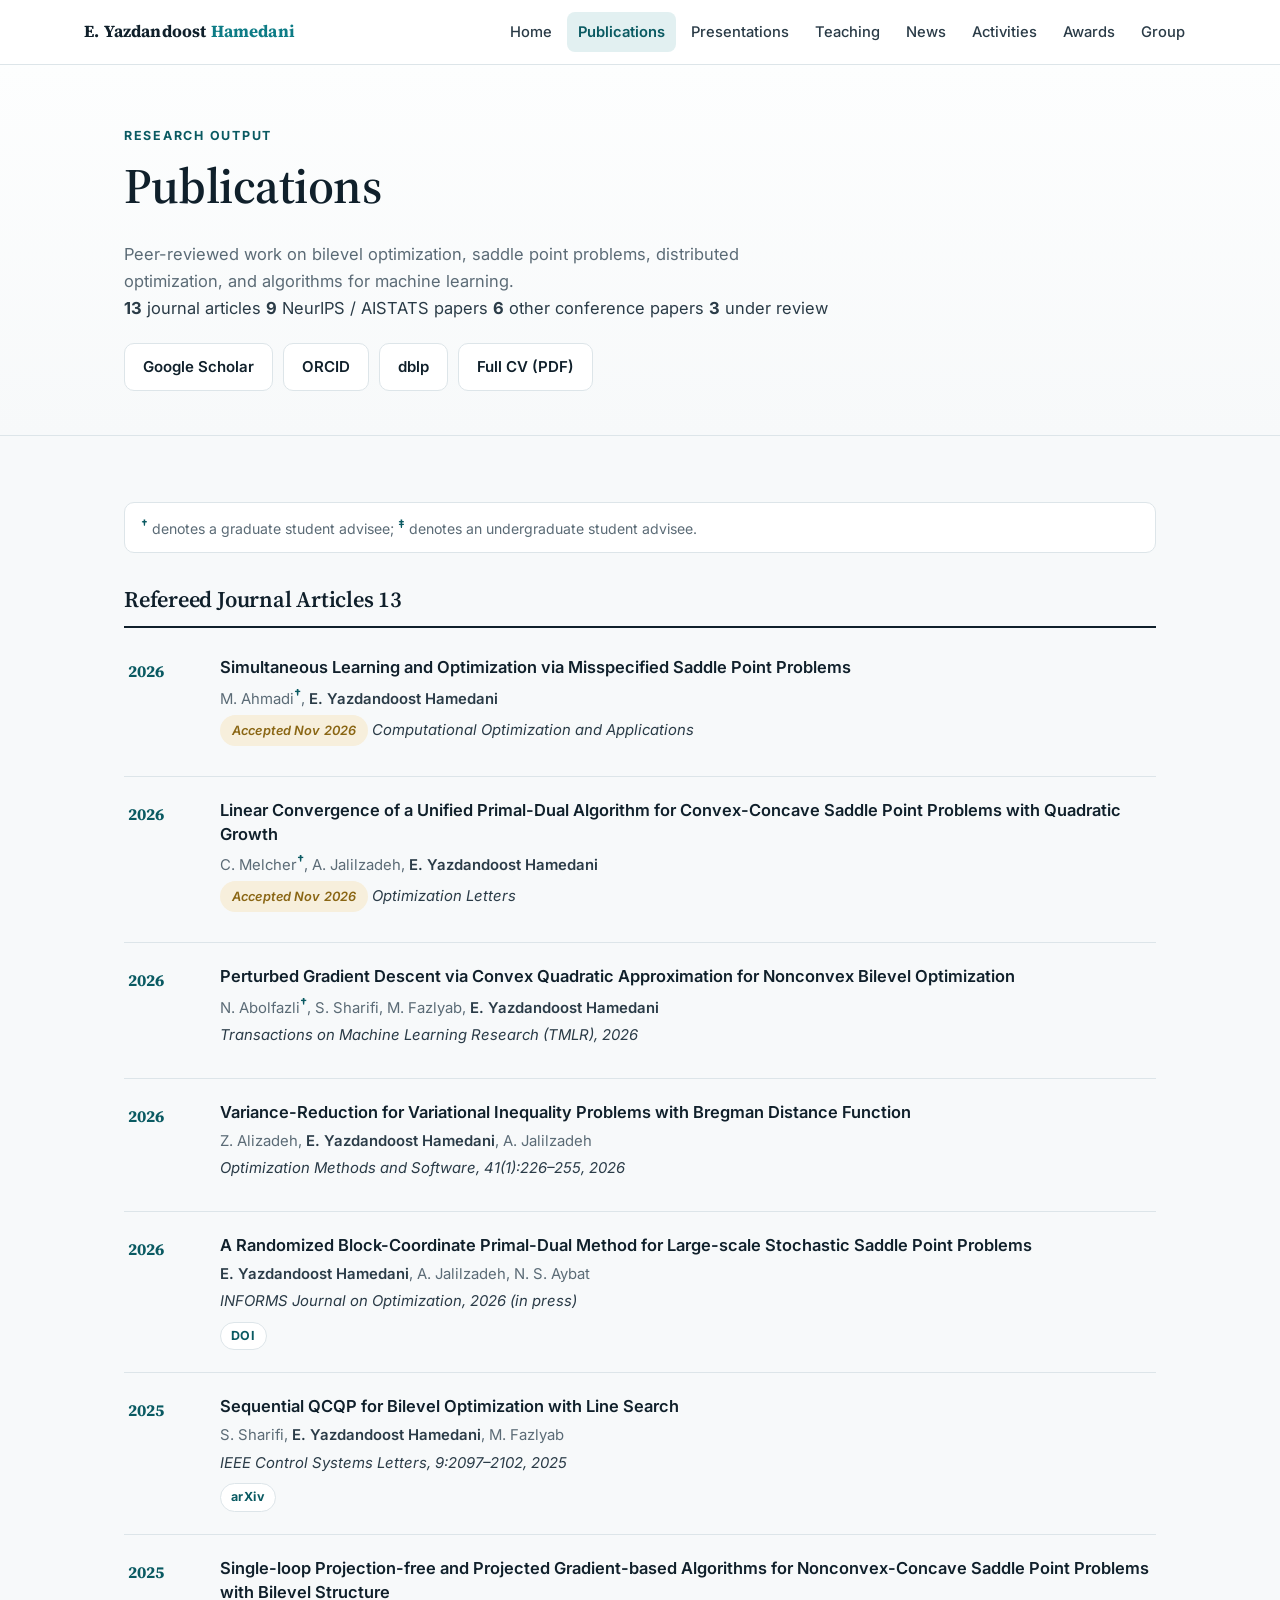
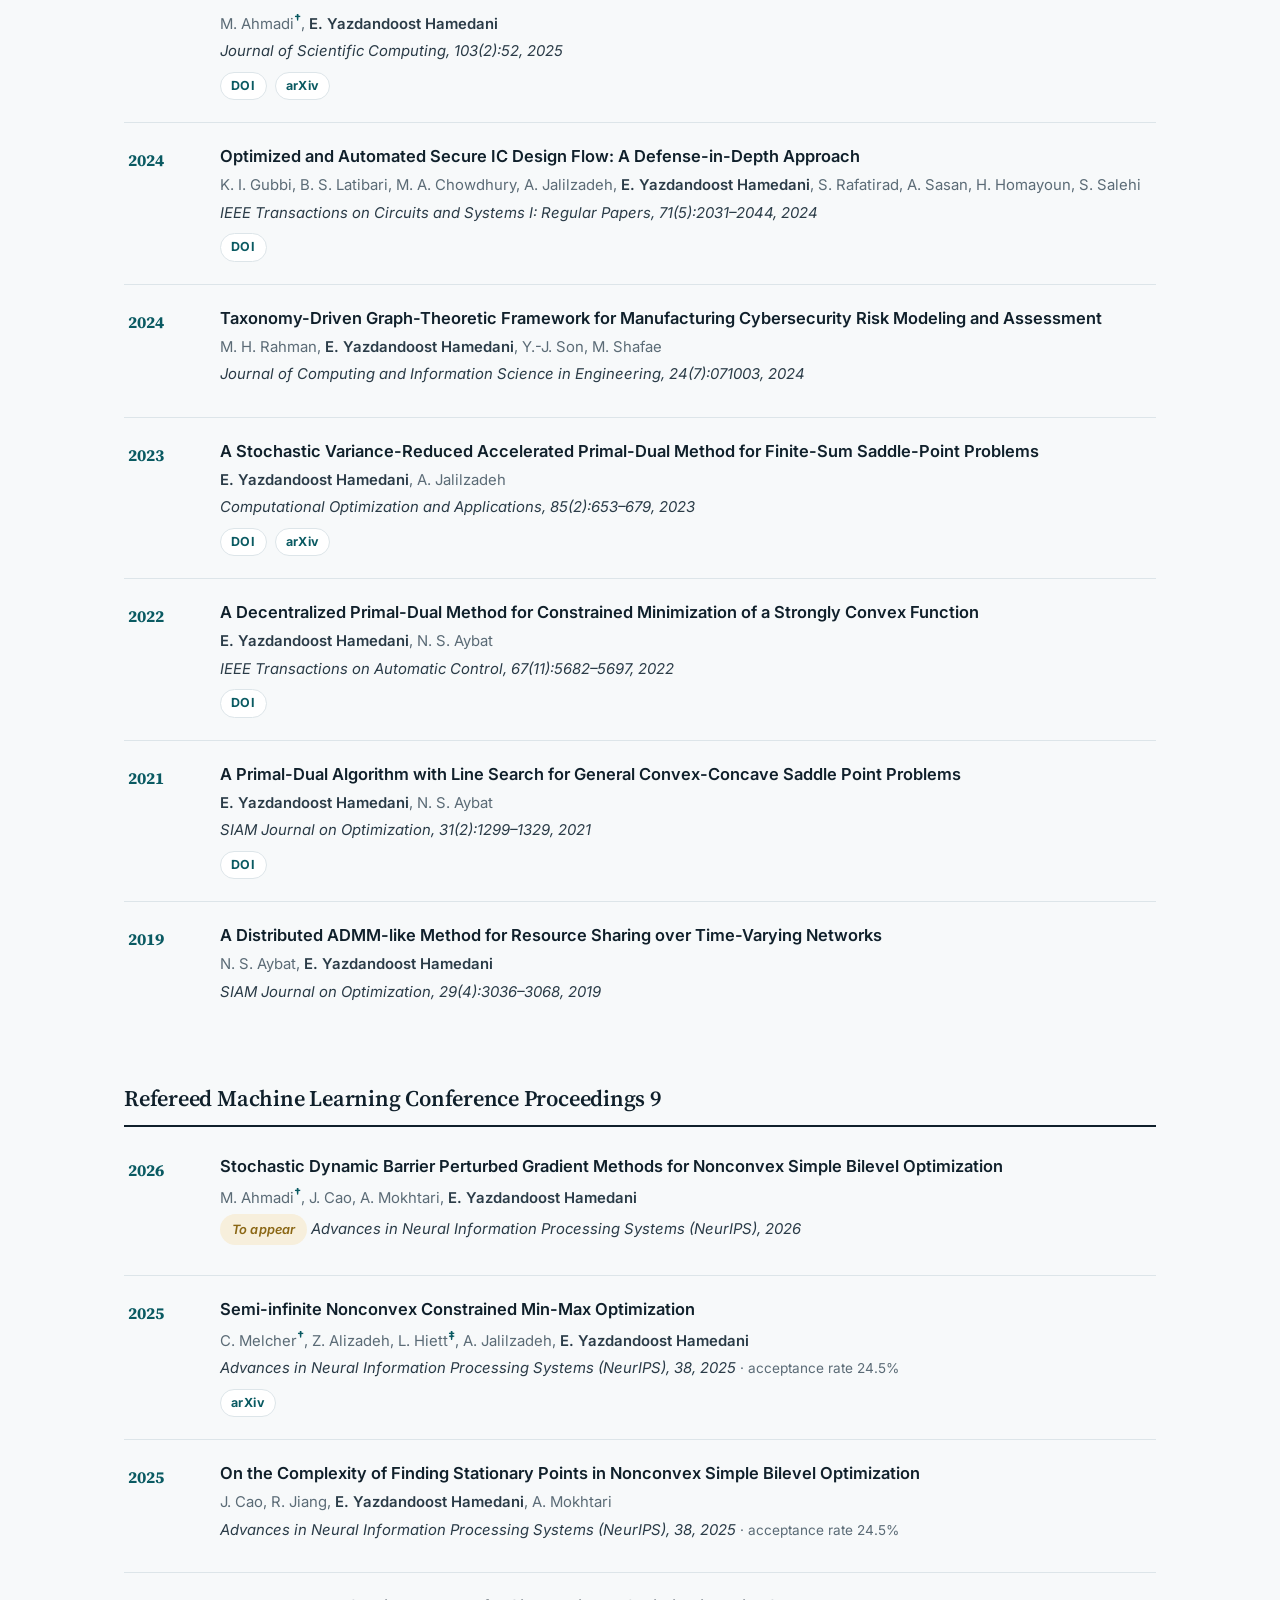
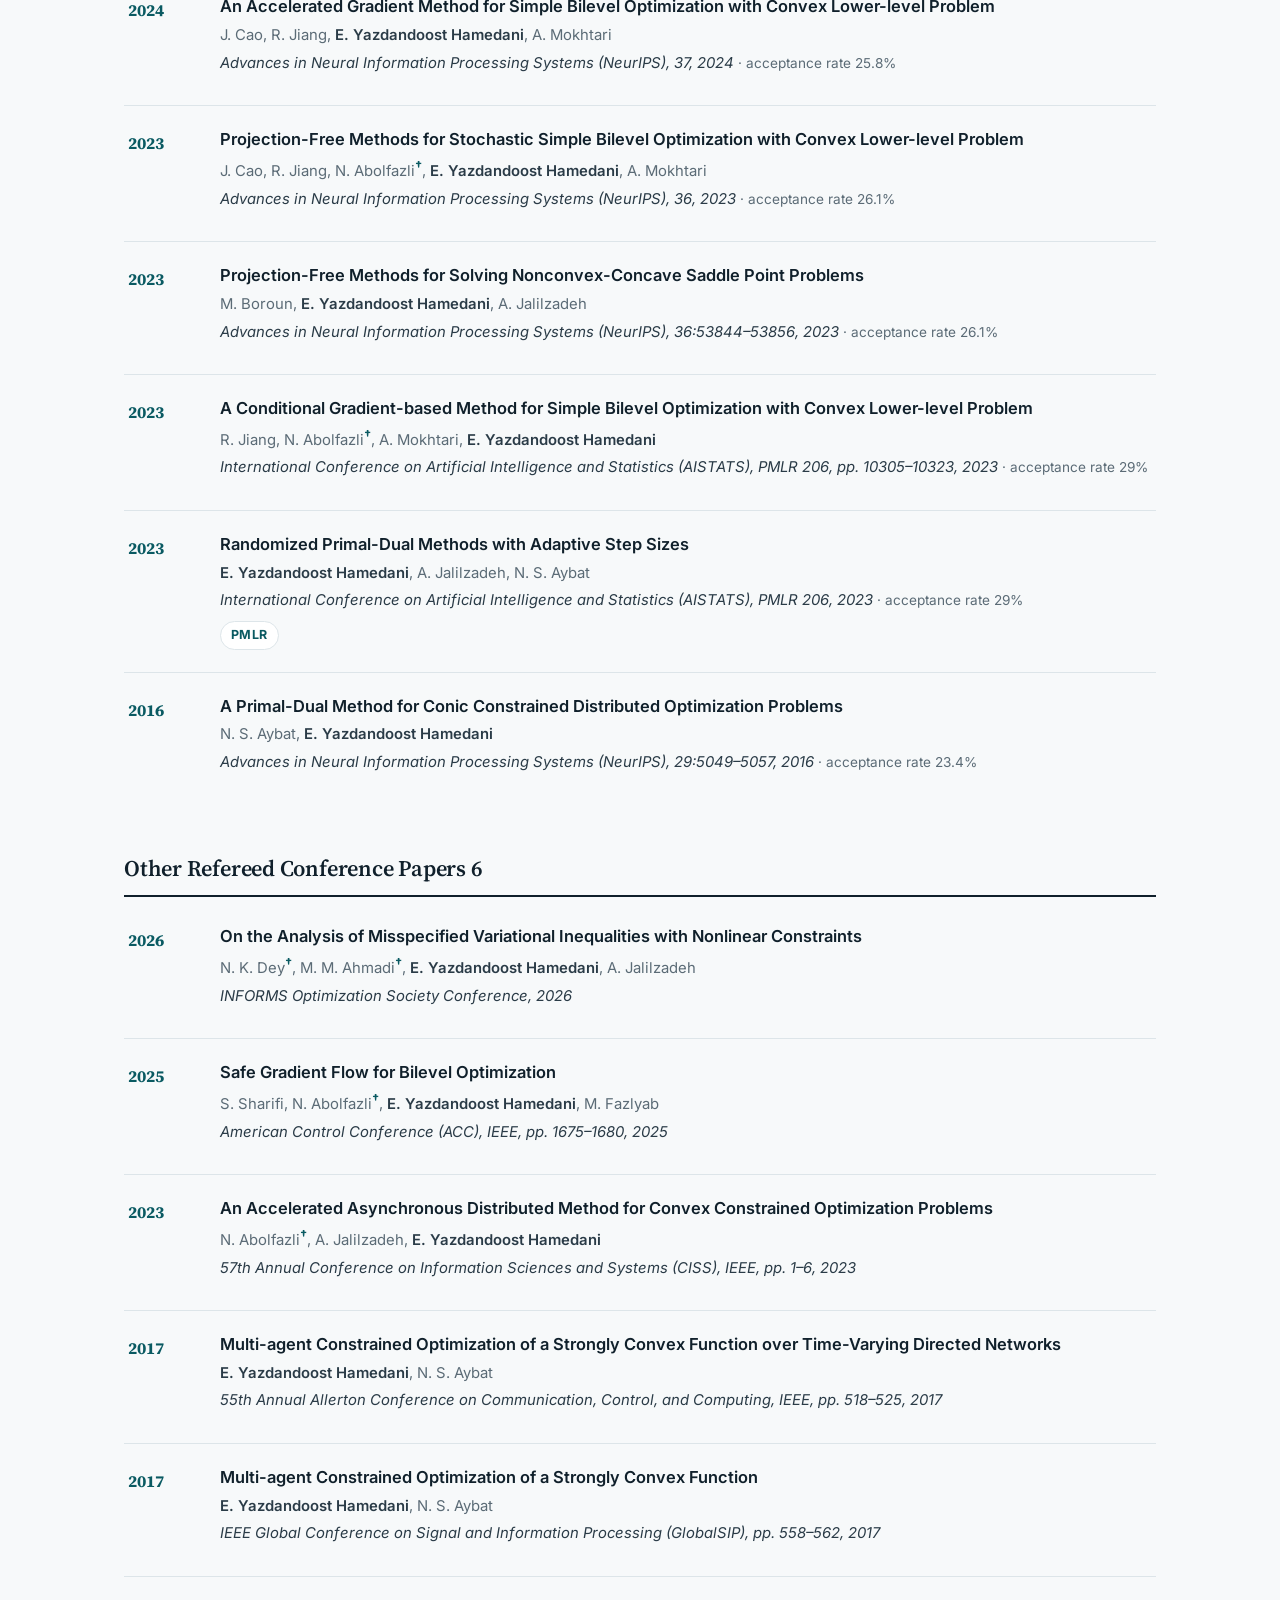
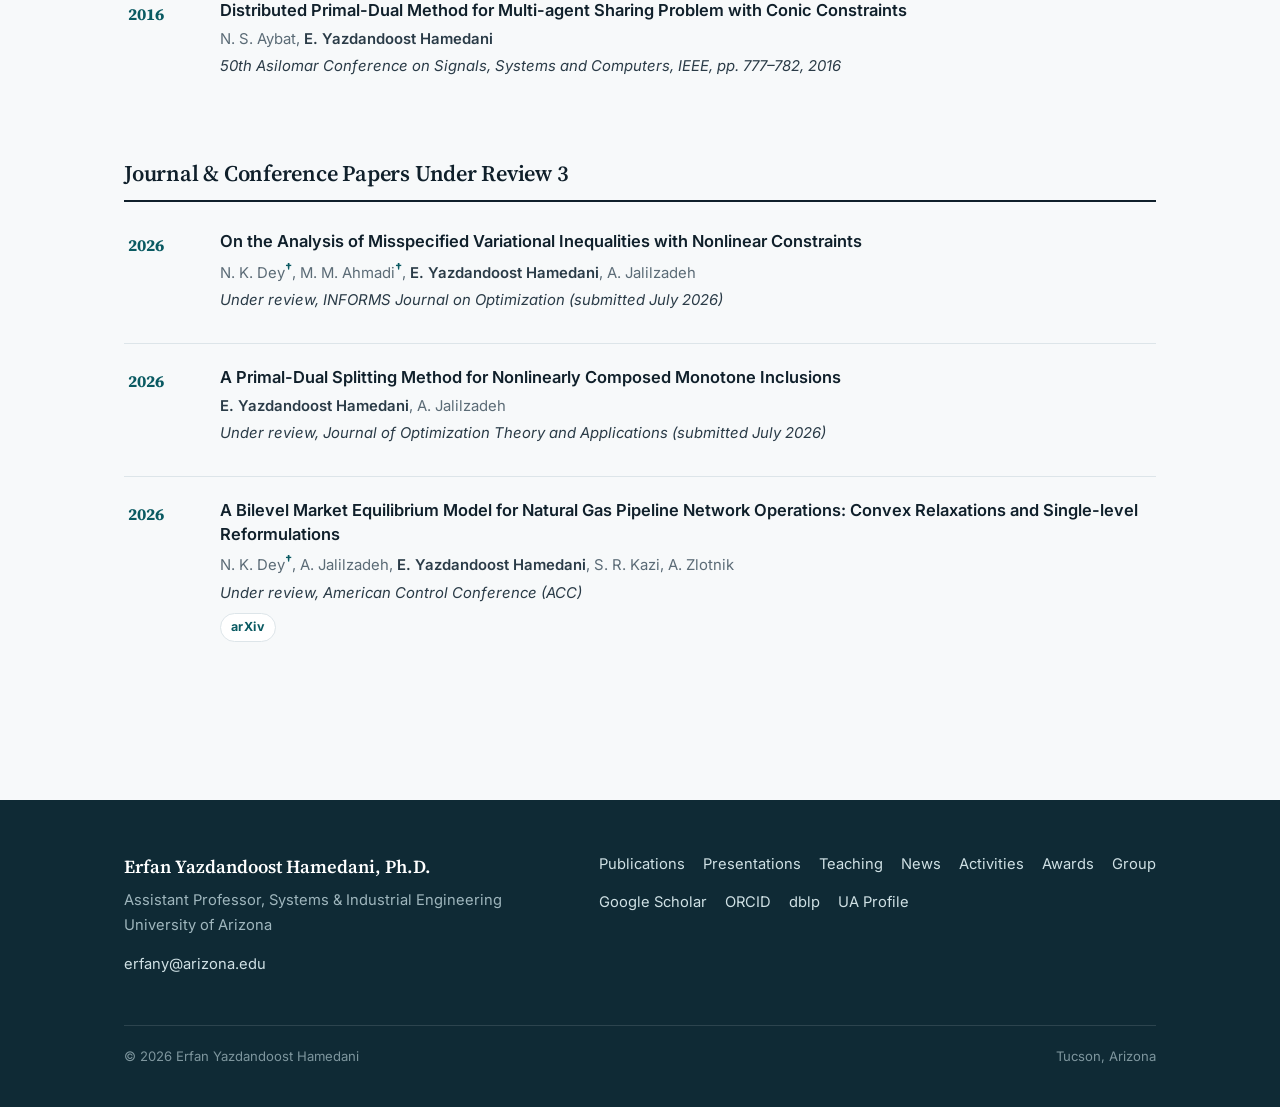
<file: publications.html>
<!DOCTYPE html>
<html lang="en">
<head>
  <meta charset="UTF-8">
  <meta name="viewport" content="width=device-width, initial-scale=1.0">
  <title>Publications — Erfan Yazdandoost Hamedani</title>
  <meta name="description" content="Publications of Erfan Yazdandoost Hamedani: journal articles, NeurIPS and AISTATS papers on bilevel optimization, saddle point problems, and distributed optimization.">
  <link rel="icon" href="data:image/svg+xml,%3Csvg xmlns='http://www.w3.org/2000/svg' viewBox='0 0 64 64'%3E%3Crect width='64' height='64' rx='14' fill='%230e7c86'/%3E%3Ctext x='32' y='43' font-family='Georgia,serif' font-size='28' font-weight='bold' fill='white' text-anchor='middle'%3EEY%3C/text%3E%3C/svg%3E">
  <link rel="preconnect" href="https://fonts.googleapis.com">
  <link rel="preconnect" href="https://fonts.gstatic.com" crossorigin>
  <link href="https://fonts.googleapis.com/css2?family=Inter:wght@400;500;600;700&family=Source+Serif+4:opsz,wght@8..60,600;8..60,700&display=swap" rel="stylesheet">
  <link rel="stylesheet" href="assets/css/style.css">
</head>
<body>

<header class="nav">
  <div class="nav-inner">
    <a class="brand" href="index.html">E.&nbsp;Yazdandoost&nbsp;<span>Hamedani</span></a>
    <button class="nav-toggle" aria-label="Toggle navigation" aria-expanded="false">
      <svg width="20" height="20" viewBox="0 0 24 24" fill="none" stroke="currentColor" stroke-width="2" stroke-linecap="round"><line x1="3" y1="6" x2="21" y2="6"/><line x1="3" y1="12" x2="21" y2="12"/><line x1="3" y1="18" x2="21" y2="18"/></svg>
    </button>
    <ul class="nav-links">
      <li><a href="index.html">Home</a></li>
      <li><a href="publications.html" class="active">Publications</a></li>
      <li><a href="presentations.html">Presentations</a></li>
      <li><a href="teaching.html">Teaching</a></li>
      <li><a href="news.html">News</a></li>
      <li><a href="activities.html">Activities</a></li>
      <li><a href="awards.html">Awards</a></li>
      <li><a href="group.html">Group</a></li>
    </ul>
  </div>
</header>

<main>

  <section class="page-hero">
    <div class="container">
      <span class="kicker">Research Output</span>
      <h1>Publications</h1>
      <p>Peer-reviewed work on bilevel optimization, saddle point problems, distributed optimization, and algorithms for machine learning.</p>
      <div class="stat-inline">
        <span><strong>13</strong> journal articles</span>
        <span><strong>9</strong> NeurIPS / AISTATS papers</span>
        <span><strong>6</strong> other conference papers</span>
        <span><strong>3</strong> under review</span>
      </div>
      <div class="hero-actions mt-20">
        <a class="btn btn-outline" href="https://scholar.google.com/citations?user=imtUGbQAAAAJ" target="_blank" rel="noopener">Google Scholar</a>
        <a class="btn btn-outline" href="https://orcid.org/0000-0002-3229-3499" target="_blank" rel="noopener">ORCID</a>
        <a class="btn btn-outline" href="https://dblp.org/pid/191/6717.html" target="_blank" rel="noopener">dblp</a>
        <a class="btn btn-outline" href="assets/files/Erfan_Yazdandoost_Hamedani_CV.pdf" target="_blank" rel="noopener">Full CV (PDF)</a>
      </div>
    </div>
  </section>

  <section class="section-tight">
    <div class="container">

      <p class="adv-note"><sup class="adv">†</sup> denotes a graduate student advisee; <sup class="adv">‡</sup> denotes an undergraduate student advisee.</p>

      <!-- ============ JOURNAL ARTICLES ============ -->
      <div class="pub-group reveal">
        <h2>Refereed Journal Articles <span class="count">13</span></h2>

        <article class="pub">
          <div class="year-badge">2026</div>
          <div>
            <div class="pub-title">Simultaneous Learning and Optimization via Misspecified Saddle Point Problems</div>
            <div class="pub-authors">M. Ahmadi<sup class="adv">†</sup>, <strong>E. Yazdandoost Hamedani</strong></div>
            <div class="pub-venue"><span class="chip chip-gold pub-status">Accepted Nov 2026</span> Computational Optimization and Applications</div>
          </div>
        </article>
        <article class="pub">
          <div class="year-badge">2026</div>
          <div>
            <div class="pub-title">Linear Convergence of a Unified Primal-Dual Algorithm for Convex-Concave Saddle Point Problems with Quadratic Growth</div>
            <div class="pub-authors">C. Melcher<sup class="adv">†</sup>, A. Jalilzadeh, <strong>E. Yazdandoost Hamedani</strong></div>
            <div class="pub-venue"><span class="chip chip-gold pub-status">Accepted Nov 2026</span> Optimization Letters</div>
          </div>
        </article>
        <article class="pub">
          <div class="year-badge">2026</div>
          <div>
            <div class="pub-title">Perturbed Gradient Descent via Convex Quadratic Approximation for Nonconvex Bilevel Optimization</div>
            <div class="pub-authors">N. Abolfazli<sup class="adv">†</sup>, S. Sharifi, M. Fazlyab, <strong>E. Yazdandoost Hamedani</strong></div>
            <div class="pub-venue">Transactions on Machine Learning Research (TMLR), 2026</div>
          </div>
        </article>
        <article class="pub">
          <div class="year-badge">2026</div>
          <div>
            <div class="pub-title">Variance-Reduction for Variational Inequality Problems with Bregman Distance Function</div>
            <div class="pub-authors">Z. Alizadeh, <strong>E. Yazdandoost Hamedani</strong>, A. Jalilzadeh</div>
            <div class="pub-venue">Optimization Methods and Software, 41(1):226–255, 2026</div>
          </div>
        </article>
        <article class="pub">
          <div class="year-badge">2026</div>
          <div>
            <div class="pub-title">A Randomized Block-Coordinate Primal-Dual Method for Large-scale Stochastic Saddle Point Problems</div>
            <div class="pub-authors"><strong>E. Yazdandoost Hamedani</strong>, A. Jalilzadeh, N. S. Aybat</div>
            <div class="pub-venue">INFORMS Journal on Optimization, 2026 (in press)</div>
            <div class="pub-links"><a href="https://doi.org/10.1287/ijoo.2024.0056" target="_blank" rel="noopener">DOI</a></div>
          </div>
        </article>
        <article class="pub">
          <div class="year-badge">2025</div>
          <div>
            <div class="pub-title">Sequential QCQP for Bilevel Optimization with Line Search</div>
            <div class="pub-authors">S. Sharifi, <strong>E. Yazdandoost Hamedani</strong>, M. Fazlyab</div>
            <div class="pub-venue">IEEE Control Systems Letters, 9:2097–2102, 2025</div>
            <div class="pub-links"><a href="https://arxiv.org/abs/2505.14647" target="_blank" rel="noopener">arXiv</a></div>
          </div>
        </article>
        <article class="pub">
          <div class="year-badge">2025</div>
          <div>
            <div class="pub-title">Single-loop Projection-free and Projected Gradient-based Algorithms for Nonconvex-Concave Saddle Point Problems with Bilevel Structure</div>
            <div class="pub-authors">M. Ahmadi<sup class="adv">†</sup>, <strong>E. Yazdandoost Hamedani</strong></div>
            <div class="pub-venue">Journal of Scientific Computing, 103(2):52, 2025</div>
            <div class="pub-links"><a href="https://doi.org/10.1007/s10915-025-02864-7" target="_blank" rel="noopener">DOI</a> <a href="https://arxiv.org/abs/2404.13021" target="_blank" rel="noopener">arXiv</a></div>
          </div>
        </article>
        <article class="pub">
          <div class="year-badge">2024</div>
          <div>
            <div class="pub-title">Optimized and Automated Secure IC Design Flow: A Defense-in-Depth Approach</div>
            <div class="pub-authors">K. I. Gubbi, B. S. Latibari, M. A. Chowdhury, A. Jalilzadeh, <strong>E. Yazdandoost Hamedani</strong>, S. Rafatirad, A. Sasan, H. Homayoun, S. Salehi</div>
            <div class="pub-venue">IEEE Transactions on Circuits and Systems I: Regular Papers, 71(5):2031–2044, 2024</div>
            <div class="pub-links"><a href="https://doi.org/10.1109/TCSI.2024.3364160" target="_blank" rel="noopener">DOI</a></div>
          </div>
        </article>
        <article class="pub">
          <div class="year-badge">2024</div>
          <div>
            <div class="pub-title">Taxonomy-Driven Graph-Theoretic Framework for Manufacturing Cybersecurity Risk Modeling and Assessment</div>
            <div class="pub-authors">M. H. Rahman, <strong>E. Yazdandoost Hamedani</strong>, Y.-J. Son, M. Shafae</div>
            <div class="pub-venue">Journal of Computing and Information Science in Engineering, 24(7):071003, 2024</div>
          </div>
        </article>
        <article class="pub">
          <div class="year-badge">2023</div>
          <div>
            <div class="pub-title">A Stochastic Variance-Reduced Accelerated Primal-Dual Method for Finite-Sum Saddle-Point Problems</div>
            <div class="pub-authors"><strong>E. Yazdandoost Hamedani</strong>, A. Jalilzadeh</div>
            <div class="pub-venue">Computational Optimization and Applications, 85(2):653–679, 2023</div>
            <div class="pub-links"><a href="https://doi.org/10.1007/s10589-023-00472-5" target="_blank" rel="noopener">DOI</a> <a href="https://arxiv.org/abs/2012.13456" target="_blank" rel="noopener">arXiv</a></div>
          </div>
        </article>
        <article class="pub">
          <div class="year-badge">2022</div>
          <div>
            <div class="pub-title">A Decentralized Primal-Dual Method for Constrained Minimization of a Strongly Convex Function</div>
            <div class="pub-authors"><strong>E. Yazdandoost Hamedani</strong>, N. S. Aybat</div>
            <div class="pub-venue">IEEE Transactions on Automatic Control, 67(11):5682–5697, 2022</div>
            <div class="pub-links"><a href="https://doi.org/10.1109/TAC.2021.3130082" target="_blank" rel="noopener">DOI</a></div>
          </div>
        </article>
        <article class="pub">
          <div class="year-badge">2021</div>
          <div>
            <div class="pub-title">A Primal-Dual Algorithm with Line Search for General Convex-Concave Saddle Point Problems</div>
            <div class="pub-authors"><strong>E. Yazdandoost Hamedani</strong>, N. S. Aybat</div>
            <div class="pub-venue">SIAM Journal on Optimization, 31(2):1299–1329, 2021</div>
            <div class="pub-links"><a href="https://doi.org/10.1137/18M1213488" target="_blank" rel="noopener">DOI</a></div>
          </div>
        </article>
        <article class="pub">
          <div class="year-badge">2019</div>
          <div>
            <div class="pub-title">A Distributed ADMM-like Method for Resource Sharing over Time-Varying Networks</div>
            <div class="pub-authors">N. S. Aybat, <strong>E. Yazdandoost Hamedani</strong></div>
            <div class="pub-venue">SIAM Journal on Optimization, 29(4):3036–3068, 2019</div>
          </div>
        </article>
      </div>

      <!-- ============ ML CONFERENCES ============ -->
      <div class="pub-group reveal">
        <h2>Refereed Machine Learning Conference Proceedings <span class="count">9</span></h2>

        <article class="pub">
          <div class="year-badge">2026</div>
          <div>
            <div class="pub-title">Stochastic Dynamic Barrier Perturbed Gradient Methods for Nonconvex Simple Bilevel Optimization</div>
            <div class="pub-authors">M. Ahmadi<sup class="adv">†</sup>, J. Cao, A. Mokhtari, <strong>E. Yazdandoost Hamedani</strong></div>
            <div class="pub-venue"><span class="chip chip-gold pub-status">To appear</span> Advances in Neural Information Processing Systems (NeurIPS), 2026</div>
          </div>
        </article>
        <article class="pub">
          <div class="year-badge">2025</div>
          <div>
            <div class="pub-title">Semi-infinite Nonconvex Constrained Min-Max Optimization</div>
            <div class="pub-authors">C. Melcher<sup class="adv">†</sup>, Z. Alizadeh, L. Hiett<sup class="adv">‡</sup>, A. Jalilzadeh, <strong>E. Yazdandoost Hamedani</strong></div>
            <div class="pub-venue">Advances in Neural Information Processing Systems (NeurIPS), 38, 2025 <span class="accept">· acceptance rate 24.5%</span></div>
            <div class="pub-links"><a href="https://arxiv.org/abs/2510.12007" target="_blank" rel="noopener">arXiv</a></div>
          </div>
        </article>
        <article class="pub">
          <div class="year-badge">2025</div>
          <div>
            <div class="pub-title">On the Complexity of Finding Stationary Points in Nonconvex Simple Bilevel Optimization</div>
            <div class="pub-authors">J. Cao, R. Jiang, <strong>E. Yazdandoost Hamedani</strong>, A. Mokhtari</div>
            <div class="pub-venue">Advances in Neural Information Processing Systems (NeurIPS), 38, 2025 <span class="accept">· acceptance rate 24.5%</span></div>
          </div>
        </article>
        <article class="pub">
          <div class="year-badge">2024</div>
          <div>
            <div class="pub-title">An Accelerated Gradient Method for Simple Bilevel Optimization with Convex Lower-level Problem</div>
            <div class="pub-authors">J. Cao, R. Jiang, <strong>E. Yazdandoost Hamedani</strong>, A. Mokhtari</div>
            <div class="pub-venue">Advances in Neural Information Processing Systems (NeurIPS), 37, 2024 <span class="accept">· acceptance rate 25.8%</span></div>
          </div>
        </article>
        <article class="pub">
          <div class="year-badge">2023</div>
          <div>
            <div class="pub-title">Projection-Free Methods for Stochastic Simple Bilevel Optimization with Convex Lower-level Problem</div>
            <div class="pub-authors">J. Cao, R. Jiang, N. Abolfazli<sup class="adv">†</sup>, <strong>E. Yazdandoost Hamedani</strong>, A. Mokhtari</div>
            <div class="pub-venue">Advances in Neural Information Processing Systems (NeurIPS), 36, 2023 <span class="accept">· acceptance rate 26.1%</span></div>
          </div>
        </article>
        <article class="pub">
          <div class="year-badge">2023</div>
          <div>
            <div class="pub-title">Projection-Free Methods for Solving Nonconvex-Concave Saddle Point Problems</div>
            <div class="pub-authors">M. Boroun, <strong>E. Yazdandoost Hamedani</strong>, A. Jalilzadeh</div>
            <div class="pub-venue">Advances in Neural Information Processing Systems (NeurIPS), 36:53844–53856, 2023 <span class="accept">· acceptance rate 26.1%</span></div>
          </div>
        </article>
        <article class="pub">
          <div class="year-badge">2023</div>
          <div>
            <div class="pub-title">A Conditional Gradient-based Method for Simple Bilevel Optimization with Convex Lower-level Problem</div>
            <div class="pub-authors">R. Jiang, N. Abolfazli<sup class="adv">†</sup>, A. Mokhtari, <strong>E. Yazdandoost Hamedani</strong></div>
            <div class="pub-venue">International Conference on Artificial Intelligence and Statistics (AISTATS), PMLR 206, pp. 10305–10323, 2023 <span class="accept">· acceptance rate 29%</span></div>
          </div>
        </article>
        <article class="pub">
          <div class="year-badge">2023</div>
          <div>
            <div class="pub-title">Randomized Primal-Dual Methods with Adaptive Step Sizes</div>
            <div class="pub-authors"><strong>E. Yazdandoost Hamedani</strong>, A. Jalilzadeh, N. S. Aybat</div>
            <div class="pub-venue">International Conference on Artificial Intelligence and Statistics (AISTATS), PMLR 206, 2023 <span class="accept">· acceptance rate 29%</span></div>
            <div class="pub-links"><a href="https://proceedings.mlr.press/v206/yazdandoost-hamedani23a.html" target="_blank" rel="noopener">PMLR</a></div>
          </div>
        </article>
        <article class="pub">
          <div class="year-badge">2016</div>
          <div>
            <div class="pub-title">A Primal-Dual Method for Conic Constrained Distributed Optimization Problems</div>
            <div class="pub-authors">N. S. Aybat, <strong>E. Yazdandoost Hamedani</strong></div>
            <div class="pub-venue">Advances in Neural Information Processing Systems (NeurIPS), 29:5049–5057, 2016 <span class="accept">· acceptance rate 23.4%</span></div>
          </div>
        </article>
      </div>

      <!-- ============ OTHER CONFERENCES ============ -->
      <div class="pub-group reveal">
        <h2>Other Refereed Conference Papers <span class="count">6</span></h2>

        <article class="pub">
          <div class="year-badge">2026</div>
          <div>
            <div class="pub-title">On the Analysis of Misspecified Variational Inequalities with Nonlinear Constraints</div>
            <div class="pub-authors">N. K. Dey<sup class="adv">†</sup>, M. M. Ahmadi<sup class="adv">†</sup>, <strong>E. Yazdandoost Hamedani</strong>, A. Jalilzadeh</div>
            <div class="pub-venue">INFORMS Optimization Society Conference, 2026</div>
          </div>
        </article>
        <article class="pub">
          <div class="year-badge">2025</div>
          <div>
            <div class="pub-title">Safe Gradient Flow for Bilevel Optimization</div>
            <div class="pub-authors">S. Sharifi, N. Abolfazli<sup class="adv">†</sup>, <strong>E. Yazdandoost Hamedani</strong>, M. Fazlyab</div>
            <div class="pub-venue">American Control Conference (ACC), IEEE, pp. 1675–1680, 2025</div>
          </div>
        </article>
        <article class="pub">
          <div class="year-badge">2023</div>
          <div>
            <div class="pub-title">An Accelerated Asynchronous Distributed Method for Convex Constrained Optimization Problems</div>
            <div class="pub-authors">N. Abolfazli<sup class="adv">†</sup>, A. Jalilzadeh, <strong>E. Yazdandoost Hamedani</strong></div>
            <div class="pub-venue">57th Annual Conference on Information Sciences and Systems (CISS), IEEE, pp. 1–6, 2023</div>
          </div>
        </article>
        <article class="pub">
          <div class="year-badge">2017</div>
          <div>
            <div class="pub-title">Multi-agent Constrained Optimization of a Strongly Convex Function over Time-Varying Directed Networks</div>
            <div class="pub-authors"><strong>E. Yazdandoost Hamedani</strong>, N. S. Aybat</div>
            <div class="pub-venue">55th Annual Allerton Conference on Communication, Control, and Computing, IEEE, pp. 518–525, 2017</div>
          </div>
        </article>
        <article class="pub">
          <div class="year-badge">2017</div>
          <div>
            <div class="pub-title">Multi-agent Constrained Optimization of a Strongly Convex Function</div>
            <div class="pub-authors"><strong>E. Yazdandoost Hamedani</strong>, N. S. Aybat</div>
            <div class="pub-venue">IEEE Global Conference on Signal and Information Processing (GlobalSIP), pp. 558–562, 2017</div>
          </div>
        </article>
        <article class="pub">
          <div class="year-badge">2016</div>
          <div>
            <div class="pub-title">Distributed Primal-Dual Method for Multi-agent Sharing Problem with Conic Constraints</div>
            <div class="pub-authors">N. S. Aybat, <strong>E. Yazdandoost Hamedani</strong></div>
            <div class="pub-venue">50th Asilomar Conference on Signals, Systems and Computers, IEEE, pp. 777–782, 2016</div>
          </div>
        </article>
      </div>

      <!-- ============ UNDER REVIEW ============ -->
      <div class="pub-group reveal">
        <h2>Journal &amp; Conference Papers Under Review <span class="count">3</span></h2>

        <article class="pub">
          <div class="year-badge">2026</div>
          <div>
            <div class="pub-title">On the Analysis of Misspecified Variational Inequalities with Nonlinear Constraints</div>
            <div class="pub-authors">N. K. Dey<sup class="adv">†</sup>, M. M. Ahmadi<sup class="adv">†</sup>, <strong>E. Yazdandoost Hamedani</strong>, A. Jalilzadeh</div>
            <div class="pub-venue">Under review, INFORMS Journal on Optimization (submitted July 2026)</div>
          </div>
        </article>
        <article class="pub">
          <div class="year-badge">2026</div>
          <div>
            <div class="pub-title">A Primal-Dual Splitting Method for Nonlinearly Composed Monotone Inclusions</div>
            <div class="pub-authors"><strong>E. Yazdandoost Hamedani</strong>, A. Jalilzadeh</div>
            <div class="pub-venue">Under review, Journal of Optimization Theory and Applications (submitted July 2026)</div>
          </div>
        </article>
        <article class="pub">
          <div class="year-badge">2026</div>
          <div>
            <div class="pub-title">A Bilevel Market Equilibrium Model for Natural Gas Pipeline Network Operations: Convex Relaxations and Single-level Reformulations</div>
            <div class="pub-authors">N. K. Dey<sup class="adv">†</sup>, A. Jalilzadeh, <strong>E. Yazdandoost Hamedani</strong>, S. R. Kazi, A. Zlotnik</div>
            <div class="pub-venue">Under review, American Control Conference (ACC)</div>
            <div class="pub-links"><a href="https://arxiv.org/abs/2610.14339" target="_blank" rel="noopener">arXiv</a></div>
          </div>
        </article>
      </div>

    </div>
  </section>

</main>

<footer class="footer">
  <div class="container">
    <div class="footer-inner">
      <div>
        <div class="f-name">Erfan Yazdandoost Hamedani, Ph.D.</div>
        <p>Assistant Professor, Systems &amp; Industrial Engineering<br>University of Arizona</p>
        <p><a href="mailto:erfany@arizona.edu">erfany@arizona.edu</a></p>
      </div>
      <div>
        <ul class="footer-links">
          <li><a href="publications.html">Publications</a></li>
          <li><a href="presentations.html">Presentations</a></li>
          <li><a href="teaching.html">Teaching</a></li>
          <li><a href="news.html">News</a></li>
          <li><a href="activities.html">Activities</a></li>
          <li><a href="awards.html">Awards</a></li>
          <li><a href="group.html">Group</a></li>
        </ul>
        <ul class="footer-links" style="margin-top:14px">
          <li><a href="https://scholar.google.com/citations?user=imtUGbQAAAAJ" target="_blank" rel="noopener">Google Scholar</a></li>
          <li><a href="https://orcid.org/0000-0002-3229-3499" target="_blank" rel="noopener">ORCID</a></li>
          <li><a href="https://dblp.org/pid/191/6717.html" target="_blank" rel="noopener">dblp</a></li>
          <li><a href="https://sie.engineering.arizona.edu/faculty-staff/faculty/yazdandoost-hamedani" target="_blank" rel="noopener">UA Profile</a></li>
        </ul>
      </div>
    </div>
    <div class="footer-bottom">
      <span>© <span id="year">2026</span> Erfan Yazdandoost Hamedani</span>
      <span>Tucson, Arizona</span>
    </div>
  </div>
</footer>

<script src="assets/js/main.js" defer></script>
</body>
</html>
</file>
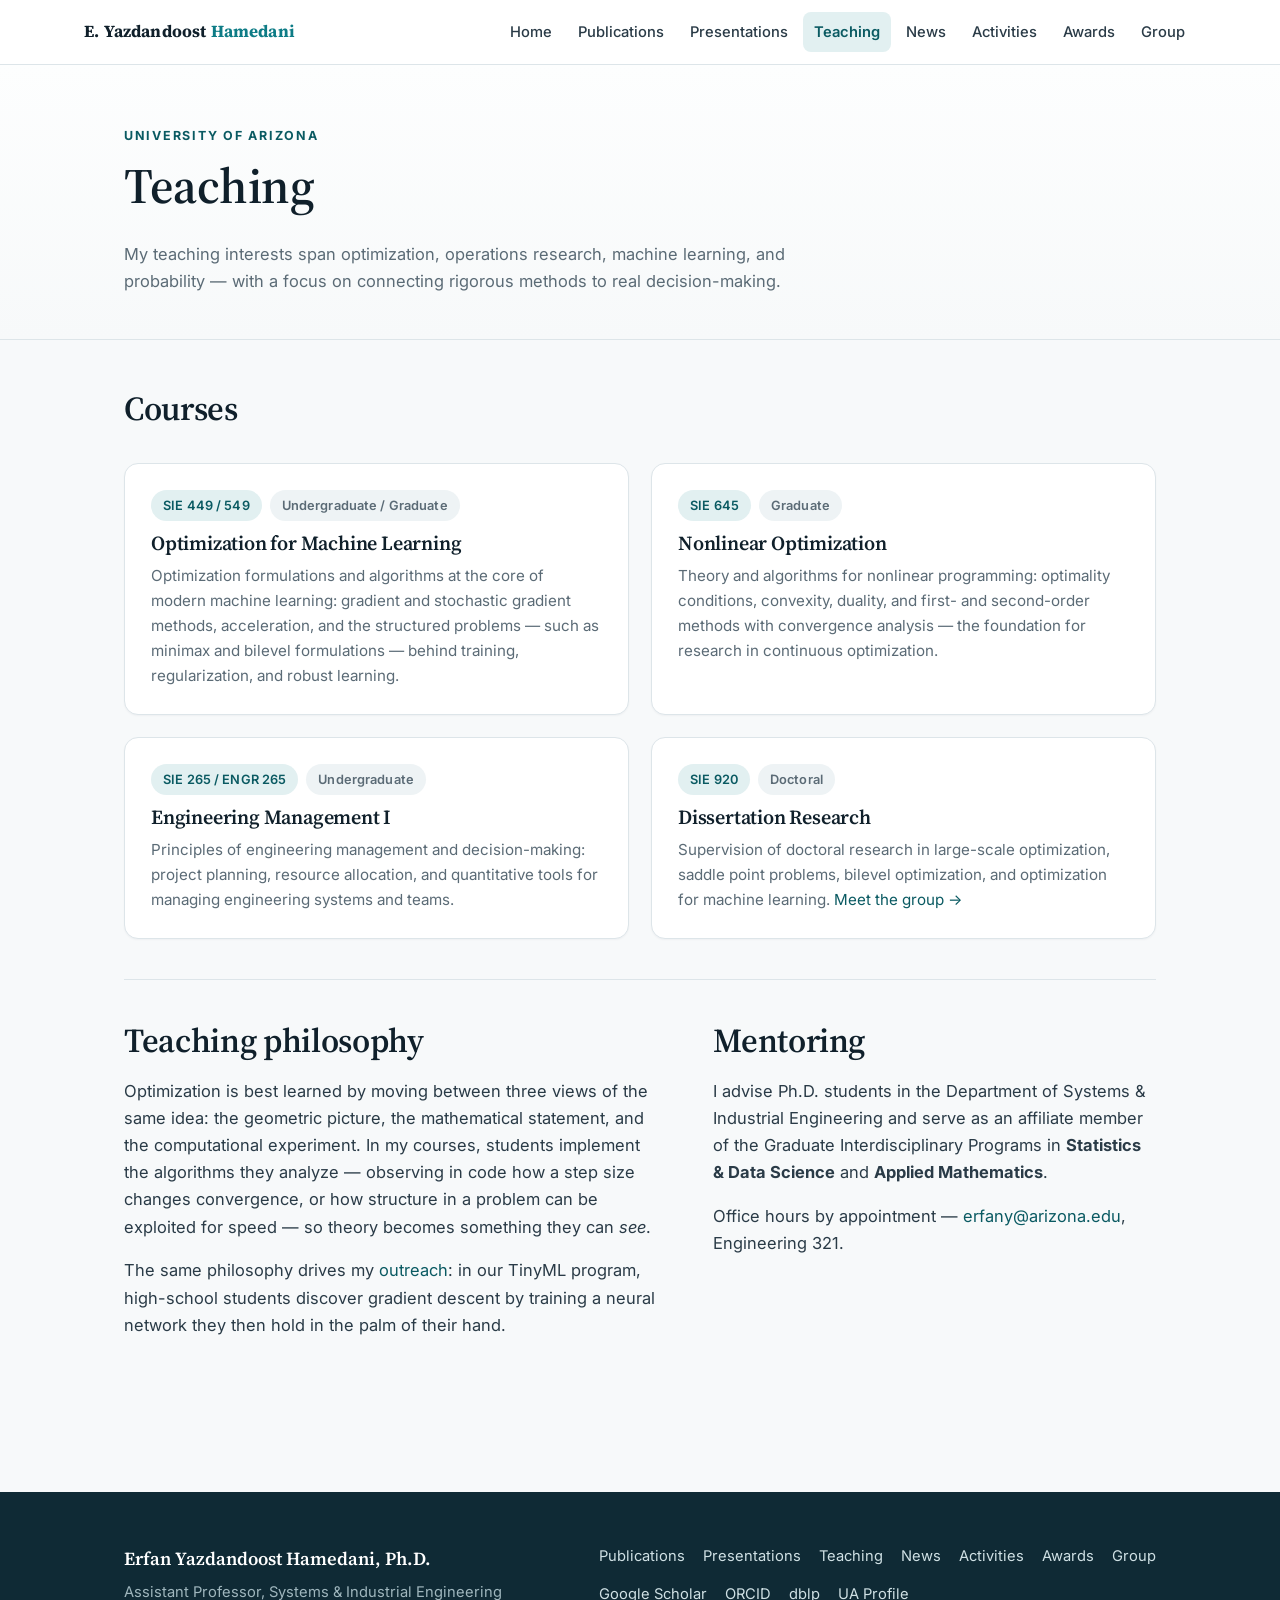
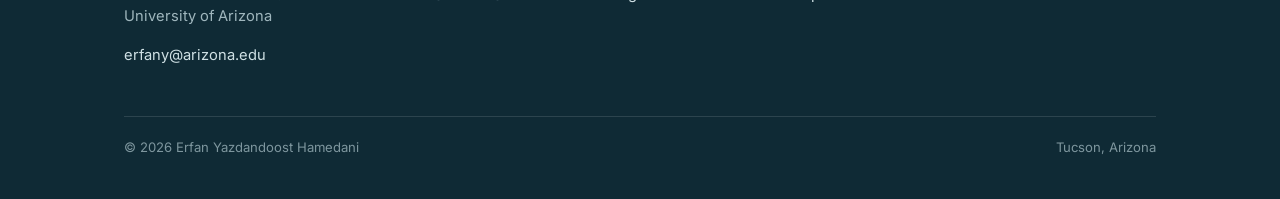
<file: teaching.html>
<!DOCTYPE html>
<html lang="en">
<head>
  <meta charset="UTF-8">
  <meta name="viewport" content="width=device-width, initial-scale=1.0">
  <title>Teaching — Erfan Yazdandoost Hamedani</title>
  <meta name="description" content="Courses taught by Erfan Yazdandoost Hamedani at the University of Arizona: Optimization for Machine Learning, Nonlinear Optimization, Engineering Management.">
  <link rel="icon" href="data:image/svg+xml,%3Csvg xmlns='http://www.w3.org/2000/svg' viewBox='0 0 64 64'%3E%3Crect width='64' height='64' rx='14' fill='%230e7c86'/%3E%3Ctext x='32' y='43' font-family='Georgia,serif' font-size='28' font-weight='bold' fill='white' text-anchor='middle'%3EEY%3C/text%3E%3C/svg%3E">
  <link rel="preconnect" href="https://fonts.googleapis.com">
  <link rel="preconnect" href="https://fonts.gstatic.com" crossorigin>
  <link href="https://fonts.googleapis.com/css2?family=Inter:wght@400;500;600;700&family=Source+Serif+4:opsz,wght@8..60,600;8..60,700&display=swap" rel="stylesheet">
  <link rel="stylesheet" href="assets/css/style.css">
</head>
<body>

<header class="nav">
  <div class="nav-inner">
    <a class="brand" href="index.html">E.&nbsp;Yazdandoost&nbsp;<span>Hamedani</span></a>
    <button class="nav-toggle" aria-label="Toggle navigation" aria-expanded="false">
      <svg width="20" height="20" viewBox="0 0 24 24" fill="none" stroke="currentColor" stroke-width="2" stroke-linecap="round"><line x1="3" y1="6" x2="21" y2="6"/><line x1="3" y1="12" x2="21" y2="12"/><line x1="3" y1="18" x2="21" y2="18"/></svg>
    </button>
    <ul class="nav-links">
      <li><a href="index.html">Home</a></li>
      <li><a href="publications.html">Publications</a></li>
      <li><a href="presentations.html">Presentations</a></li>
      <li><a href="teaching.html" class="active">Teaching</a></li>
      <li><a href="news.html">News</a></li>
      <li><a href="activities.html">Activities</a></li>
      <li><a href="awards.html">Awards</a></li>
      <li><a href="group.html">Group</a></li>
    </ul>
  </div>
</header>

<main>

  <section class="page-hero">
    <div class="container">
      <span class="kicker">University of Arizona</span>
      <h1>Teaching</h1>
      <p>My teaching interests span optimization, operations research, machine learning, and probability — with a focus on connecting rigorous methods to real decision-making.</p>
    </div>
  </section>

  <section class="section-tight">
    <div class="container">

      <div class="section-head reveal">
        <h2>Courses</h2>
      </div>

      <div class="grid-2">
        <div class="card reveal">
          <div class="chip-row mb-10">
            <span class="chip">SIE 449 / 549</span>
            <span class="chip-plain chip">Undergraduate / Graduate</span>
          </div>
          <h3>Optimization for Machine Learning</h3>
          <p>Optimization formulations and algorithms at the core of modern machine learning: gradient and stochastic gradient methods, acceleration, and the structured problems — such as minimax and bilevel formulations — behind training, regularization, and robust learning.</p>
        </div>

        <div class="card reveal">
          <div class="chip-row mb-10">
            <span class="chip">SIE 645</span>
            <span class="chip-plain chip">Graduate</span>
          </div>
          <h3>Nonlinear Optimization</h3>
          <p>Theory and algorithms for nonlinear programming: optimality conditions, convexity, duality, and first- and second-order methods with convergence analysis — the foundation for research in continuous optimization.</p>
        </div>

        <div class="card reveal">
          <div class="chip-row mb-10">
            <span class="chip">SIE 265 / ENGR 265</span>
            <span class="chip-plain chip">Undergraduate</span>
          </div>
          <h3>Engineering Management I</h3>
          <p>Principles of engineering management and decision-making: project planning, resource allocation, and quantitative tools for managing engineering systems and teams.</p>
        </div>

        <div class="card reveal">
          <div class="chip-row mb-10">
            <span class="chip">SIE 920</span>
            <span class="chip-plain chip">Doctoral</span>
          </div>
          <h3>Dissertation Research</h3>
          <p>Supervision of doctoral research in large-scale optimization, saddle point problems, bilevel optimization, and optimization for machine learning. <a href="group.html">Meet the group →</a></p>
        </div>
      </div>

      <hr class="divider">

      <div class="two-col reveal">
        <div>
          <h2>Teaching philosophy</h2>
          <p>Optimization is best learned by moving between three views of the same idea: the geometric picture, the mathematical statement, and the computational experiment. In my courses, students implement the algorithms they analyze — observing in code how a step size changes convergence, or how structure in a problem can be exploited for speed — so theory becomes something they can <em>see</em>.</p>
          <p>The same philosophy drives my <a href="activities.html">outreach</a>: in our TinyML program, high-school students discover gradient descent by training a neural network they then hold in the palm of their hand.</p>
        </div>
        <div>
          <h2>Mentoring</h2>
          <p>I advise Ph.D. students in the Department of Systems &amp; Industrial Engineering and serve as an affiliate member of the Graduate Interdisciplinary Programs in <strong>Statistics &amp; Data Science</strong> and <strong>Applied Mathematics</strong>.</p>
          <p>Office hours by appointment — <a href="mailto:erfany@arizona.edu">erfany@arizona.edu</a>, Engineering 321.</p>
        </div>
      </div>

    </div>
  </section>

</main>

<footer class="footer">
  <div class="container">
    <div class="footer-inner">
      <div>
        <div class="f-name">Erfan Yazdandoost Hamedani, Ph.D.</div>
        <p>Assistant Professor, Systems &amp; Industrial Engineering<br>University of Arizona</p>
        <p><a href="mailto:erfany@arizona.edu">erfany@arizona.edu</a></p>
      </div>
      <div>
        <ul class="footer-links">
          <li><a href="publications.html">Publications</a></li>
          <li><a href="presentations.html">Presentations</a></li>
          <li><a href="teaching.html">Teaching</a></li>
          <li><a href="news.html">News</a></li>
          <li><a href="activities.html">Activities</a></li>
          <li><a href="awards.html">Awards</a></li>
          <li><a href="group.html">Group</a></li>
        </ul>
        <ul class="footer-links" style="margin-top:14px">
          <li><a href="https://scholar.google.com/citations?user=imtUGbQAAAAJ" target="_blank" rel="noopener">Google Scholar</a></li>
          <li><a href="https://orcid.org/0000-0002-3229-3499" target="_blank" rel="noopener">ORCID</a></li>
          <li><a href="https://dblp.org/pid/191/6717.html" target="_blank" rel="noopener">dblp</a></li>
          <li><a href="https://sie.engineering.arizona.edu/faculty-staff/faculty/yazdandoost-hamedani" target="_blank" rel="noopener">UA Profile</a></li>
        </ul>
      </div>
    </div>
    <div class="footer-bottom">
      <span>© <span id="year">2026</span> Erfan Yazdandoost Hamedani</span>
      <span>Tucson, Arizona</span>
    </div>
  </div>
</footer>

<script src="assets/js/main.js" defer></script>
</body>
</html>
</file>
<file: assets/css/style.css>
/* ============================================================
   Erfan Yazdandoost Hamedani — Academic Website
   Design system: modern neutral (deep slate + teal)
   ============================================================ */

:root {
  --bg: #f7f9fa;
  --bg-alt: #eef3f5;
  --surface: #ffffff;
  --ink: #10202b;
  --text: #2a3b47;
  --muted: #5b6b76;
  --line: #dde5e9;
  --accent: #0e7c86;
  --accent-dark: #0a5a62;
  --accent-soft: #e2f0f1;
  --gold: #b3871e;
  --gold-soft: #f7efdc;
  --deep: #0f2a35;
  --deep-2: #123644;
  --radius: 14px;
  --shadow: 0 1px 2px rgba(16, 32, 43, 0.05), 0 8px 24px -12px rgba(16, 32, 43, 0.12);
  --shadow-lg: 0 2px 4px rgba(16, 32, 43, 0.06), 0 18px 44px -16px rgba(16, 32, 43, 0.22);
  --font-serif: "Source Serif 4", Georgia, "Times New Roman", serif;
  --font-sans: "Inter", -apple-system, BlinkMacSystemFont, "Segoe UI", Roboto, Helvetica, Arial, sans-serif;
}

* { box-sizing: border-box; }

html { scroll-behavior: smooth; }

body {
  margin: 0;
  background: var(--bg);
  color: var(--text);
  font-family: var(--font-sans);
  font-size: 16.5px;
  line-height: 1.65;
  -webkit-font-smoothing: antialiased;
  text-rendering: optimizeLegibility;
}

h1, h2, h3, h4 {
  font-family: var(--font-serif);
  color: var(--ink);
  line-height: 1.2;
  margin: 0 0 0.5em;
  font-weight: 600;
  letter-spacing: -0.01em;
}

h1 { font-size: clamp(2rem, 4.5vw, 3.1rem); }
h2 { font-size: clamp(1.5rem, 3vw, 2.1rem); }
h3 { font-size: 1.25rem; }

p { margin: 0 0 1em; }

a { color: var(--accent-dark); text-decoration: none; }
a:hover { color: var(--accent); }

img { max-width: 100%; display: block; }

.container {
  max-width: 1080px;
  margin: 0 auto;
  padding: 0 24px;
}

.narrow { max-width: 860px; }

/* ---------- Navigation ---------- */

.nav {
  position: sticky;
  top: 0;
  z-index: 50;
  background: rgba(255, 255, 255, 0.92);
  backdrop-filter: blur(10px);
  -webkit-backdrop-filter: blur(10px);
  border-bottom: 1px solid var(--line);
}

.nav-inner {
  max-width: 1160px;
  margin: 0 auto;
  padding: 0 24px;
  display: flex;
  align-items: center;
  justify-content: space-between;
  gap: 16px;
  min-height: 64px;
}

.brand {
  font-family: var(--font-serif);
  font-weight: 700;
  font-size: 1.06rem;
  color: var(--ink);
  letter-spacing: 0.01em;
  white-space: nowrap;
}

.brand span { color: var(--accent); }

.nav-links {
  display: flex;
  align-items: center;
  gap: 4px;
  list-style: none;
  margin: 0;
  padding: 0;
  flex-wrap: wrap;
  justify-content: flex-end;
}

.nav-links a {
  display: block;
  padding: 8px 11px;
  border-radius: 8px;
  color: var(--text);
  font-size: 0.92rem;
  font-weight: 500;
}

.nav-links a:hover { background: var(--bg-alt); color: var(--ink); }

.nav-links a.active {
  color: var(--accent-dark);
  background: var(--accent-soft);
  font-weight: 600;
}

.nav-toggle {
  display: none;
  background: none;
  border: 1px solid var(--line);
  border-radius: 8px;
  padding: 8px 10px;
  cursor: pointer;
  color: var(--ink);
}

.nav-toggle svg { display: block; }

@media (max-width: 950px) {
  .nav-toggle { display: block; }
  .nav-links {
    display: none;
    position: absolute;
    top: 64px;
    left: 0;
    right: 0;
    background: #ffffff;
    border-bottom: 1px solid var(--line);
    flex-direction: column;
    align-items: stretch;
    padding: 10px 16px 16px;
    box-shadow: var(--shadow-lg);
  }
  .nav-links.open { display: flex; }
  .nav-links a { padding: 12px 14px; font-size: 1rem; }
}

/* ---------- Sections ---------- */

.section { padding: 72px 0; }
.section-alt { background: var(--bg-alt); }
.section-tight { padding: 48px 0; }

.kicker {
  display: inline-block;
  font-size: 0.78rem;
  font-weight: 700;
  letter-spacing: 0.14em;
  text-transform: uppercase;
  color: var(--accent-dark);
  margin-bottom: 10px;
}

.section-head { margin-bottom: 34px; }
.section-head p { color: var(--muted); max-width: 640px; }

.lede { font-size: 1.12rem; color: var(--text); }

/* ---------- Hero (home) ---------- */

.hero {
  background:
    radial-gradient(1000px 420px at 85% -10%, rgba(14, 124, 134, 0.10), transparent 60%),
    radial-gradient(700px 380px at -10% 110%, rgba(179, 135, 30, 0.07), transparent 55%),
    linear-gradient(180deg, #fdfefe, var(--bg));
  border-bottom: 1px solid var(--line);
}

.hero-inner {
  display: grid;
  grid-template-columns: 1.6fr 1fr;
  gap: 48px;
  align-items: center;
  padding: 72px 0 64px;
}

.hero .name { margin-bottom: 6px; }

.hero .role {
  font-size: 1.12rem;
  color: var(--muted);
  margin-bottom: 4px;
}

.hero .role strong { color: var(--text); font-weight: 600; }

.hero-tagline {
  margin-top: 18px;
  font-size: 1.06rem;
  max-width: 560px;
}

.hero-actions { margin-top: 26px; display: flex; flex-wrap: wrap; gap: 10px; }

.hero-meta {
  margin-top: 22px;
  display: flex;
  flex-wrap: wrap;
  gap: 8px 18px;
  color: var(--muted);
  font-size: 0.92rem;
}

.hero-meta span { display: inline-flex; align-items: center; gap: 7px; }

.portrait-wrap { display: flex; justify-content: center; }

.portrait {
  width: min(300px, 70vw);
  aspect-ratio: 1;
  border-radius: 50%;
  box-shadow: var(--shadow-lg);
  border: 6px solid #ffffff;
  overflow: hidden;
  background: var(--deep);
}

.portrait img, .portrait svg { width: 100%; height: 100%; object-fit: cover; }

@media (max-width: 820px) {
  .hero-inner { grid-template-columns: 1fr; gap: 30px; padding: 48px 0 44px; }
  .portrait-wrap { order: -1; }
  .portrait { width: min(210px, 55vw); }
}

/* ---------- Page hero (interior pages) ---------- */

.page-hero {
  background: linear-gradient(180deg, #fdfefe, var(--bg));
  border-bottom: 1px solid var(--line);
  padding: 56px 0 44px;
}

.page-hero p { color: var(--muted); max-width: 680px; margin-bottom: 0; }

/* ---------- Buttons ---------- */

.btn {
  display: inline-flex;
  align-items: center;
  gap: 8px;
  padding: 11px 18px;
  border-radius: 10px;
  font-weight: 600;
  font-size: 0.94rem;
  border: 1px solid transparent;
  cursor: pointer;
  transition: transform 0.08s ease, box-shadow 0.15s ease, background 0.15s ease;
}

.btn:active { transform: translateY(1px); }

.btn-solid { background: var(--accent-dark); color: #ffffff !important; }
.btn-solid:hover { background: var(--accent); box-shadow: var(--shadow); }

.btn-outline { border-color: var(--line); background: var(--surface); color: var(--ink) !important; }
.btn-outline:hover { border-color: var(--accent); color: var(--accent-dark) !important; }

.btn-light { background: rgba(255, 255, 255, 0.14); color: #ffffff !important; border-color: rgba(255, 255, 255, 0.35); }
.btn-light:hover { background: rgba(255, 255, 255, 0.24); }

.btn svg { flex: none; }

/* ---------- Cards & grids ---------- */

.grid-2 { display: grid; grid-template-columns: repeat(2, 1fr); gap: 22px; }
.grid-3 { display: grid; grid-template-columns: repeat(3, 1fr); gap: 22px; }
.grid-4 { display: grid; grid-template-columns: repeat(4, 1fr); gap: 18px; }

@media (max-width: 900px) {
  .grid-3, .grid-4 { grid-template-columns: repeat(2, 1fr); }
}

@media (max-width: 620px) {
  .grid-2, .grid-3, .grid-4 { grid-template-columns: 1fr; }
}

.card {
  background: var(--surface);
  border: 1px solid var(--line);
  border-radius: var(--radius);
  padding: 26px;
  box-shadow: 0 1px 2px rgba(16, 32, 43, 0.04);
  transition: box-shadow 0.2s ease, transform 0.2s ease, border-color 0.2s ease;
}

.card:hover { box-shadow: var(--shadow-lg); transform: translateY(-2px); border-color: #cfdade; }

.card h3 { margin-bottom: 8px; }
.card p { color: var(--muted); font-size: 0.95rem; margin-bottom: 0; }

.card-icon {
  width: 46px;
  height: 46px;
  border-radius: 12px;
  background: var(--accent-soft);
  color: var(--accent-dark);
  display: flex;
  align-items: center;
  justify-content: center;
  margin-bottom: 16px;
}

/* ---------- Chips / tags ---------- */

.chip {
  display: inline-block;
  padding: 5px 12px;
  border-radius: 999px;
  background: var(--accent-soft);
  color: var(--accent-dark);
  font-size: 0.8rem;
  font-weight: 600;
  letter-spacing: 0.01em;
}

.chip-gold { background: var(--gold-soft); color: #8a6614; }
.chip-plain { background: var(--bg-alt); color: var(--muted); }
.chip-row { display: flex; flex-wrap: wrap; gap: 8px; }

/* ---------- Publications ---------- */

.pub-group { margin-bottom: 52px; }
.pub-group:last-child { margin-bottom: 0; }

.pub-group h2 {
  font-size: 1.4rem;
  padding-bottom: 12px;
  border-bottom: 2px solid var(--ink);
  margin-bottom: 6px;
}

.pub {
  padding: 22px 4px;
  border-bottom: 1px solid var(--line);
  display: grid;
  grid-template-columns: 74px 1fr;
  gap: 18px;
}

.pub:last-child { border-bottom: none; }

.year-badge {
  font-family: var(--font-serif);
  font-weight: 700;
  font-size: 1.05rem;
  color: var(--accent-dark);
  padding-top: 2px;
}

.pub-title { font-weight: 600; color: var(--ink); font-size: 1.03rem; margin-bottom: 4px; line-height: 1.45; }
.pub-authors { font-size: 0.93rem; color: var(--muted); margin-bottom: 3px; }
.pub-authors strong { color: var(--text); font-weight: 600; }
.pub-venue { font-size: 0.93rem; font-style: italic; color: var(--text); margin-bottom: 8px; }
.pub-venue .accept { font-style: normal; color: var(--muted); font-size: 0.85rem; }

.pub-links { display: flex; flex-wrap: wrap; gap: 8px; }

.pub-links a, .link-pill {
  font-size: 0.78rem;
  font-weight: 700;
  letter-spacing: 0.04em;
  padding: 3px 10px;
  border: 1px solid var(--line);
  border-radius: 999px;
  color: var(--accent-dark);
  background: #fff;
}

.pub-links a:hover { border-color: var(--accent); background: var(--accent-soft); }

.adv-note {
  font-size: 0.88rem;
  color: var(--muted);
  background: var(--surface);
  border: 1px solid var(--line);
  border-radius: 10px;
  padding: 12px 16px;
  margin: 18px 0 34px;
}

sup.adv { color: var(--accent-dark); font-weight: 700; }

@media (max-width: 560px) {
  .pub { grid-template-columns: 1fr; gap: 4px; }
  .year-badge { font-size: 0.9rem; }
}

/* ---------- Timeline (news, education) ---------- */

.timeline { position: relative; margin: 0; padding: 0 0 0 26px; list-style: none; }

.timeline::before {
  content: "";
  position: absolute;
  left: 7px;
  top: 6px;
  bottom: 6px;
  width: 2px;
  background: var(--line);
}

.timeline li { position: relative; padding: 0 0 30px 18px; }
.timeline li:last-child { padding-bottom: 4px; }

.timeline li::before {
  content: "";
  position: absolute;
  left: -26px;
  top: 7px;
  width: 12px;
  height: 12px;
  border-radius: 50%;
  background: var(--accent);
  border: 3px solid #fff;
  box-shadow: 0 0 0 2px var(--accent-soft);
}

.timeline .tl-date {
  font-size: 0.8rem;
  font-weight: 700;
  letter-spacing: 0.08em;
  text-transform: uppercase;
  color: var(--accent-dark);
  display: block;
  margin-bottom: 3px;
}

.timeline .tl-title { font-weight: 600; color: var(--ink); }
.timeline p { color: var(--muted); font-size: 0.95rem; margin: 4px 0 0; }

.timeline li.gold::before { background: var(--gold); box-shadow: 0 0 0 2px var(--gold-soft); }

/* ---------- Lists ---------- */

.styled-list { margin: 0; padding: 0; list-style: none; }

.styled-list li {
  position: relative;
  padding: 10px 0 10px 26px;
  border-bottom: 1px dashed var(--line);
}

.styled-list li:last-child { border-bottom: none; }

.styled-list li::before {
  content: "";
  position: absolute;
  left: 2px;
  top: 19px;
  width: 7px;
  height: 7px;
  border-radius: 2px;
  background: var(--accent);
  transform: rotate(45deg);
}

.styled-list .when { color: var(--muted); font-size: 0.88rem; }

/* ---------- Members ---------- */

.member-card { text-align: left; display: flex; flex-direction: column; }

.member-card .avatar { margin-bottom: 16px; }

.avatar {
  width: 84px;
  height: 84px;
  border-radius: 50%;
  overflow: hidden;
  flex: none;
  box-shadow: var(--shadow);
  border: 3px solid #fff;
}

.avatar svg, .avatar img { width: 100%; height: 100%; object-fit: cover; display: block; }

.member-card h3 { margin-bottom: 2px; font-size: 1.12rem; }
.member-role { color: var(--accent-dark); font-weight: 600; font-size: 0.87rem; margin-bottom: 8px; }
.member-card p { font-size: 0.92rem; }
.member-card .member-links { margin-top: 12px; display: flex; gap: 8px; flex-wrap: wrap; }

/* ---------- Callout ---------- */

.callout {
  background: linear-gradient(120deg, var(--deep), var(--deep-2) 55%, #14505c);
  color: #e8f1f2;
  border-radius: 18px;
  padding: 38px 40px;
  display: flex;
  flex-wrap: wrap;
  align-items: center;
  justify-content: space-between;
  gap: 22px;
  box-shadow: var(--shadow-lg);
}

.callout h3 { color: #ffffff; font-size: 1.45rem; margin-bottom: 6px; }
.callout p { color: #b9cdd2; margin: 0; max-width: 560px; }

/* ---------- Contact ---------- */

.contact-grid { display: grid; grid-template-columns: repeat(3, 1fr); gap: 22px; }

@media (max-width: 820px) { .contact-grid { grid-template-columns: 1fr; } }

.contact-card { display: flex; gap: 14px; align-items: flex-start; }
.contact-card .card-icon { margin-bottom: 0; width: 42px; height: 42px; flex: none; }
.contact-card h3 { font-size: 1rem; margin-bottom: 2px; font-family: var(--font-sans); font-weight: 700; }
.contact-card p, .contact-card a { font-size: 0.93rem; color: var(--muted); margin: 0; word-break: break-word; }
.contact-card a { color: var(--accent-dark); }

/* ---------- Footer ---------- */

.footer {
  background: var(--deep);
  color: #9fb6bd;
  padding: 52px 0 40px;
  margin-top: 88px;
  font-size: 0.92rem;
}

.footer a { color: #cfe0e4; }
.footer a:hover { color: #ffffff; }

.footer-inner { display: flex; flex-wrap: wrap; gap: 30px; justify-content: space-between; }

.footer .f-name { font-family: var(--font-serif); font-size: 1.15rem; color: #ffffff; font-weight: 600; margin-bottom: 6px; }

.footer-links { display: flex; flex-wrap: wrap; gap: 6px 18px; list-style: none; margin: 0; padding: 0; }

.footer-bottom {
  border-top: 1px solid rgba(255, 255, 255, 0.12);
  margin-top: 34px;
  padding-top: 20px;
  font-size: 0.82rem;
  color: #7e969e;
  display: flex;
  flex-wrap: wrap;
  gap: 10px;
  justify-content: space-between;
}

/* ---------- TinyML feature ---------- */

.tinyml-hero {
  background:
    radial-gradient(900px 500px at 110% -20%, rgba(20, 184, 166, 0.25), transparent 55%),
    radial-gradient(700px 420px at -15% 115%, rgba(179, 135, 30, 0.22), transparent 55%),
    linear-gradient(130deg, #0b2028, var(--deep-2) 60%, #14505c);
  color: #dceef0;
  border-radius: 22px;
  overflow: hidden;
  position: relative;
  box-shadow: var(--shadow-lg);
}

.tinyml-hero-inner {
  display: grid;
  grid-template-columns: 1.25fr 1fr;
  gap: 30px;
  align-items: center;
  padding: 54px 52px;
  position: relative;
  z-index: 1;
}

@media (max-width: 880px) {
  .tinyml-hero-inner { grid-template-columns: 1fr; padding: 38px 28px; }
}

.tinyml-hero .kicker { color: #7fd6cd; }

.tinyml-hero h2 { color: #ffffff; font-size: clamp(1.7rem, 3.4vw, 2.5rem); }

.tinyml-hero p { color: #b9cfd4; font-size: 1.02rem; }

.tinyml-art { display: flex; justify-content: center; }
.tinyml-art svg { width: min(360px, 82vw); height: auto; filter: drop-shadow(0 18px 30px rgba(0, 0, 0, 0.35)); }

.stat-row { display: flex; flex-wrap: wrap; gap: 26px 40px; margin-top: 26px; }
.stat .n { font-family: var(--font-serif); font-size: 1.7rem; font-weight: 700; color: #ffffff; line-height: 1.1; }
.stat .l { font-size: 0.82rem; letter-spacing: 0.06em; text-transform: uppercase; color: #8fb5bc; }

.step-grid { display: grid; grid-template-columns: repeat(4, 1fr); gap: 18px; counter-reset: step; }

@media (max-width: 900px) { .step-grid { grid-template-columns: repeat(2, 1fr); } }
@media (max-width: 560px) { .step-grid { grid-template-columns: 1fr; } }

.step {
  background: var(--surface);
  border: 1px solid var(--line);
  border-radius: var(--radius);
  padding: 22px;
  position: relative;
}

.step::before {
  counter-increment: step;
  content: counter(step, decimal-leading-zero);
  font-family: var(--font-serif);
  font-weight: 700;
  font-size: 1.9rem;
  color: var(--accent);
  opacity: 0.35;
  display: block;
  margin-bottom: 8px;
}

.step h3 { font-size: 1.02rem; margin-bottom: 6px; }
.step p { font-size: 0.9rem; color: var(--muted); margin: 0; }

.experiment-card { border-top: 4px solid var(--accent); }
.experiment-card.alt { border-top-color: var(--gold); }
.experiment-card .exp-label { font-size: 0.78rem; font-weight: 700; letter-spacing: 0.1em; text-transform: uppercase; color: var(--accent-dark); margin-bottom: 8px; }
.experiment-card.alt .exp-label { color: #8a6614; }
.experiment-card p { margin-bottom: 12px; }
.experiment-card ul { margin: 0; padding-left: 18px; color: var(--muted); font-size: 0.92rem; }
.experiment-card li { margin-bottom: 6px; }

/* ---------- Reveal animation ---------- */

.reveal { opacity: 0; transform: translateY(14px); transition: opacity 0.55s ease, transform 0.55s ease; }
.reveal.visible { opacity: 1; transform: none; }

@media (prefers-reduced-motion: reduce) {
  .reveal { opacity: 1; transform: none; transition: none; }
  html { scroll-behavior: auto; }
}

/* ---------- Misc ---------- */

.divider { height: 1px; background: var(--line); border: none; margin: 40px 0; }

.note {
  font-size: 0.88rem;
  color: var(--muted);
  background: var(--gold-soft);
  border: 1px solid #ecdcb4;
  border-radius: 10px;
  padding: 12px 16px;
}

.two-col { display: grid; grid-template-columns: 1.1fr 0.9fr; gap: 48px; align-items: start; }
@media (max-width: 860px) { .two-col { grid-template-columns: 1fr; gap: 28px; } }

.mt-0 { margin-top: 0; }
.mt-20 { margin-top: 20px; }
.mt-30 { margin-top: 30px; }
.mt-40 { margin-top: 40px; }
.mb-10 { margin-bottom: 10px; }
.mb-20 { margin-bottom: 20px; }
.center { text-align: center; }

::selection { background: var(--accent-soft); color: var(--accent-dark); }

/* ---------- Print ---------- */

@media print {
  .nav, .footer, .btn, .reveal { display: none !important; }
  body { background: #fff; }
}
</file>
